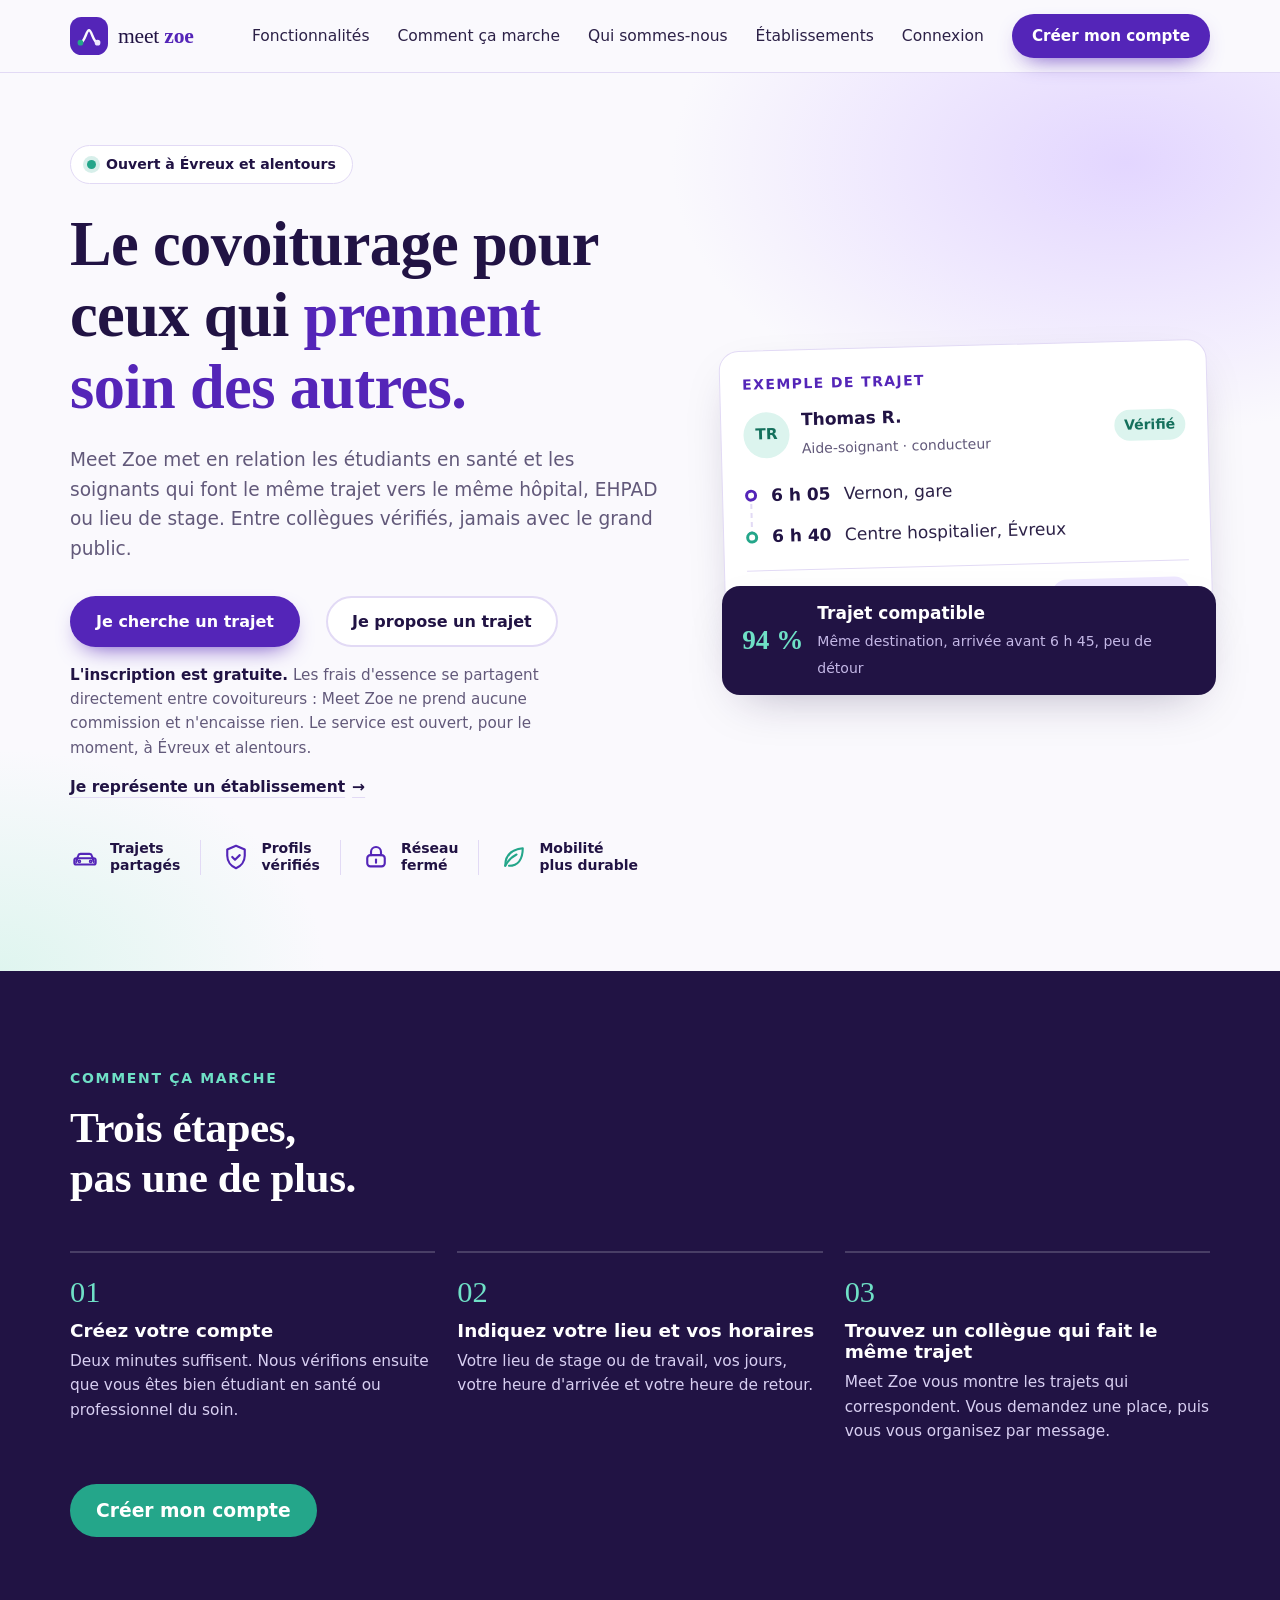
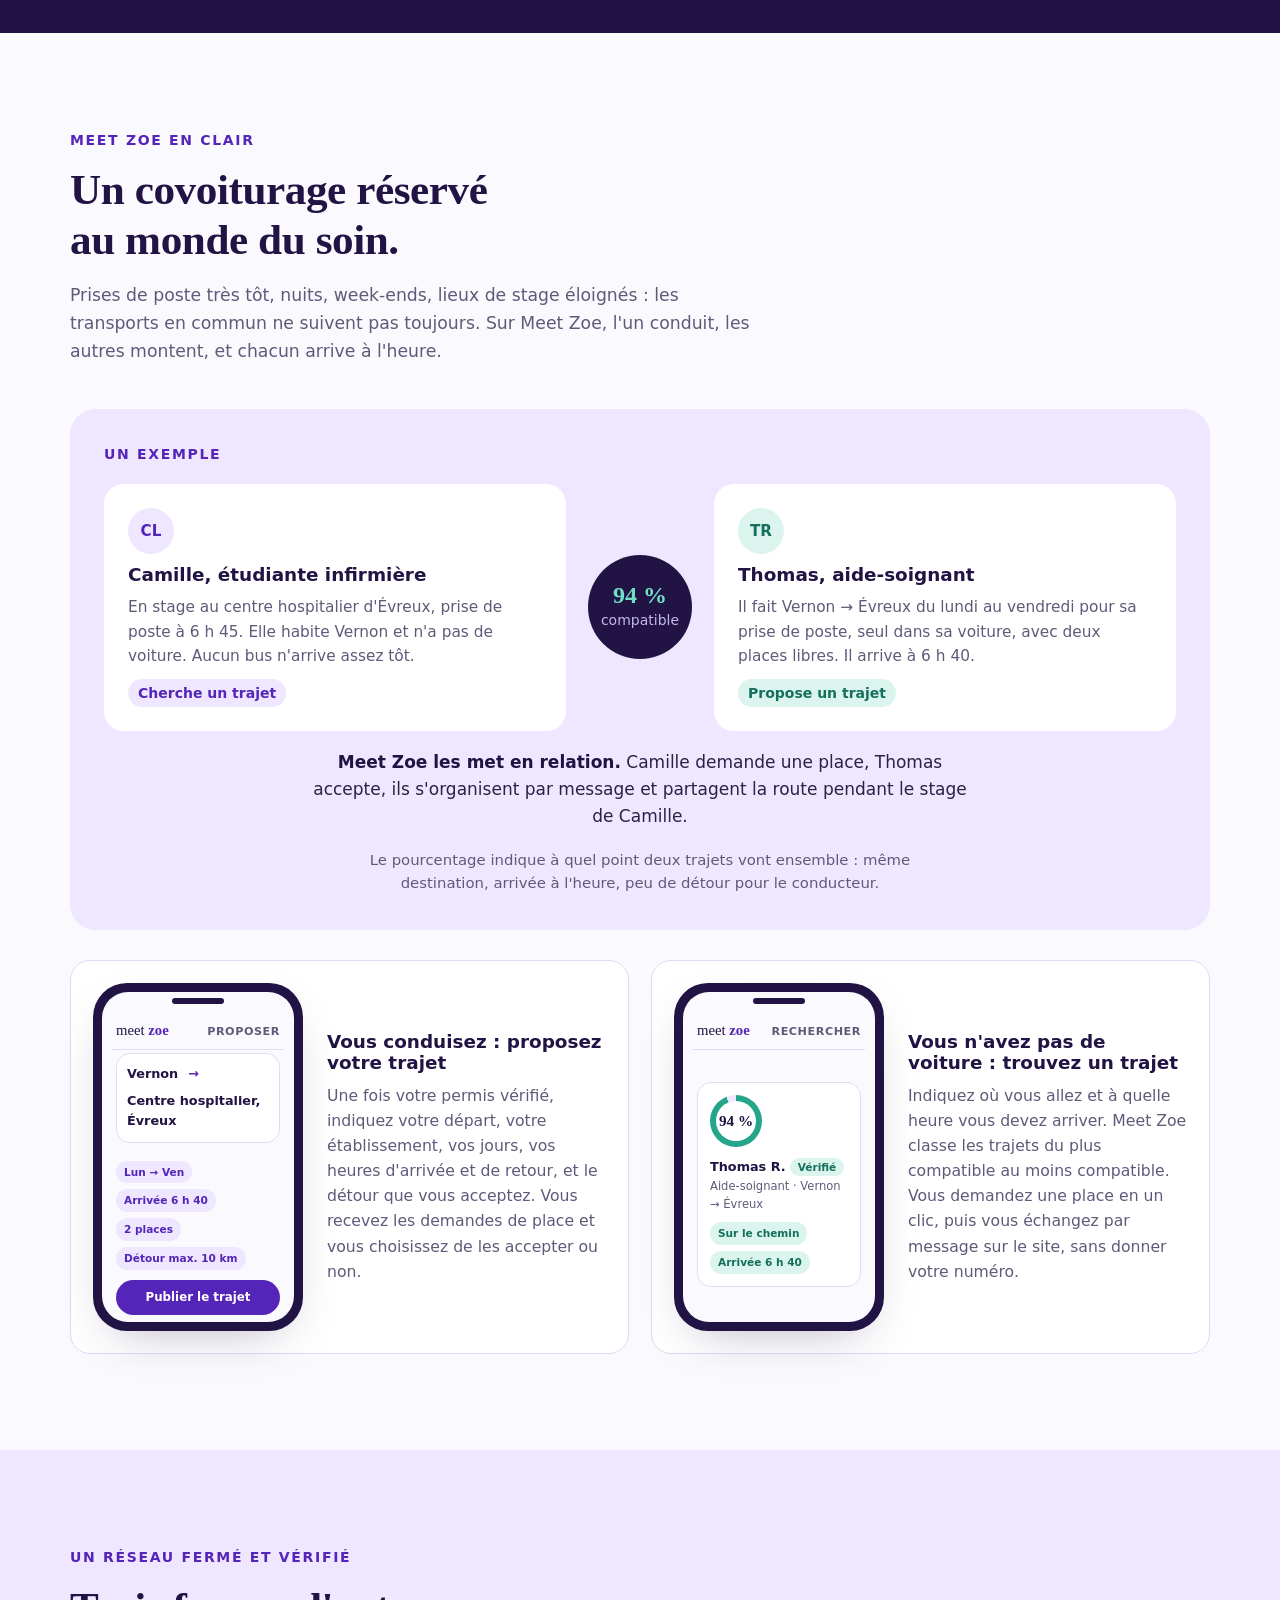
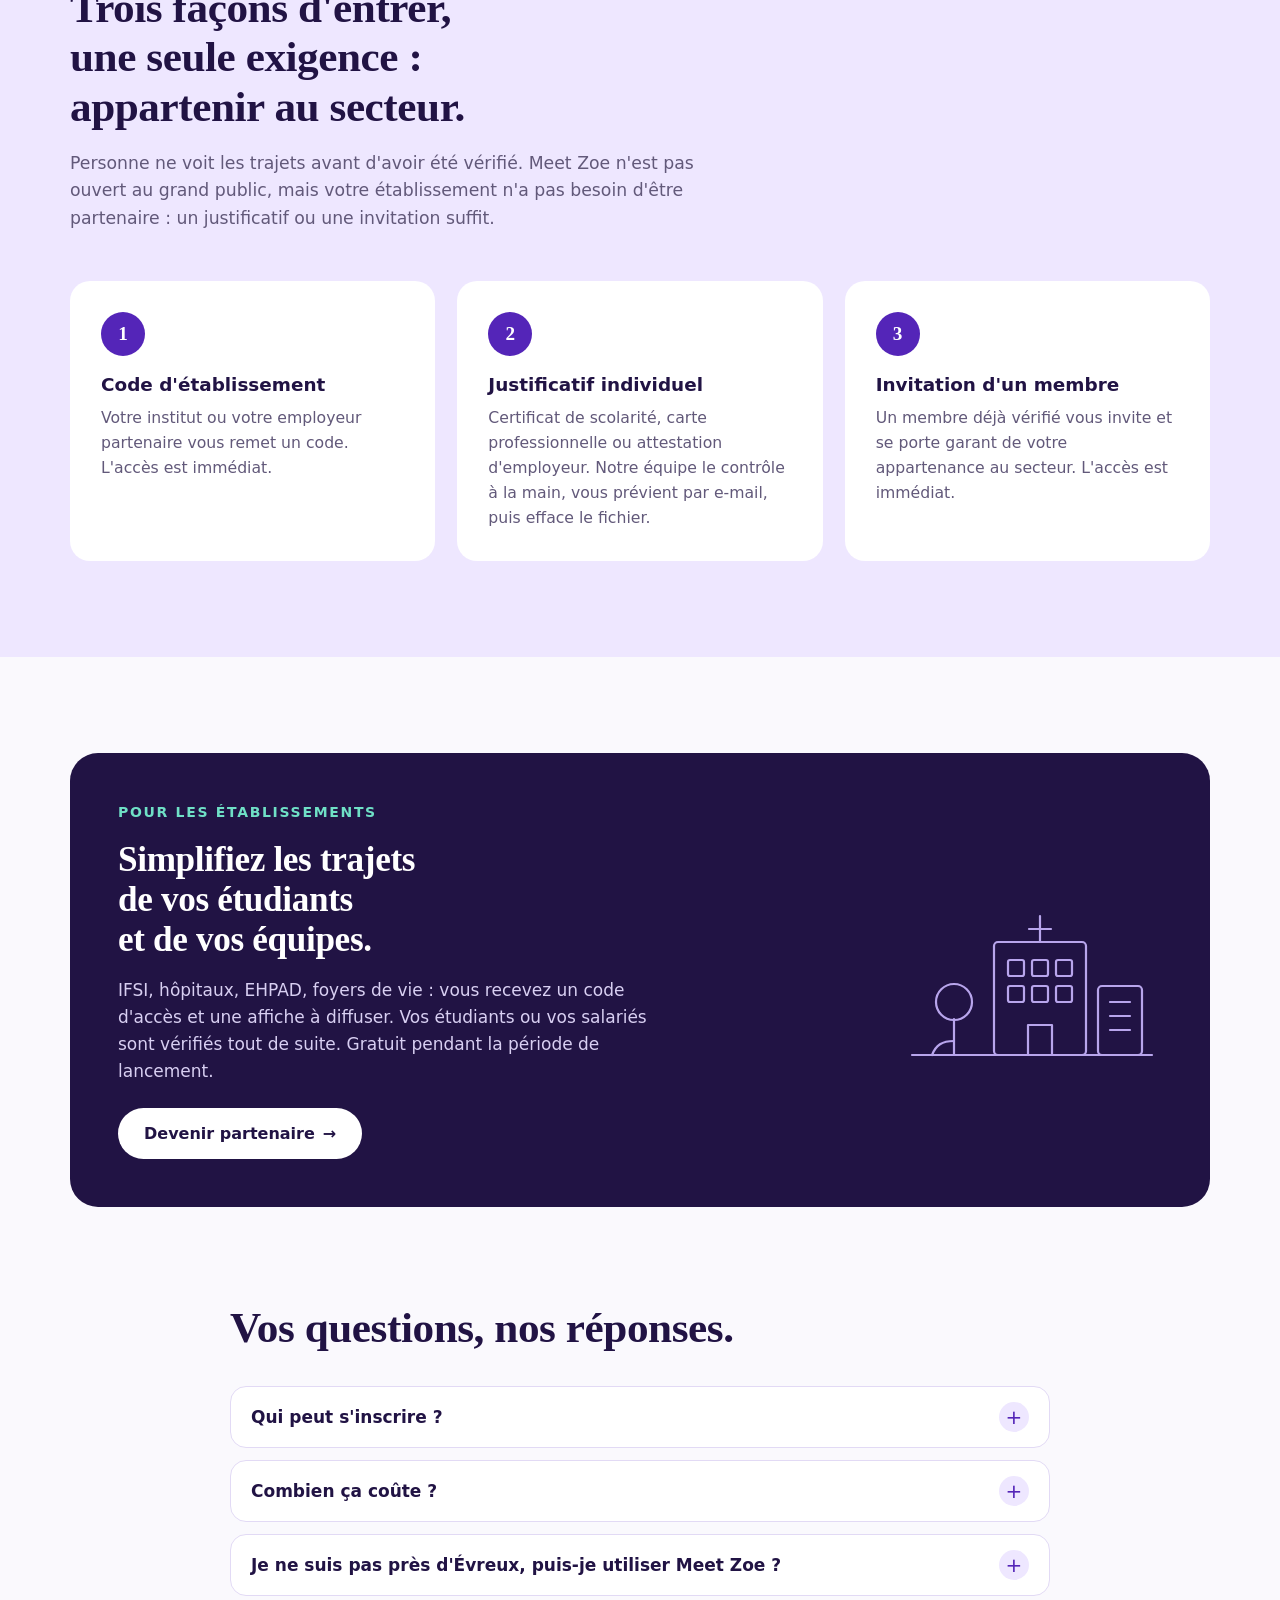
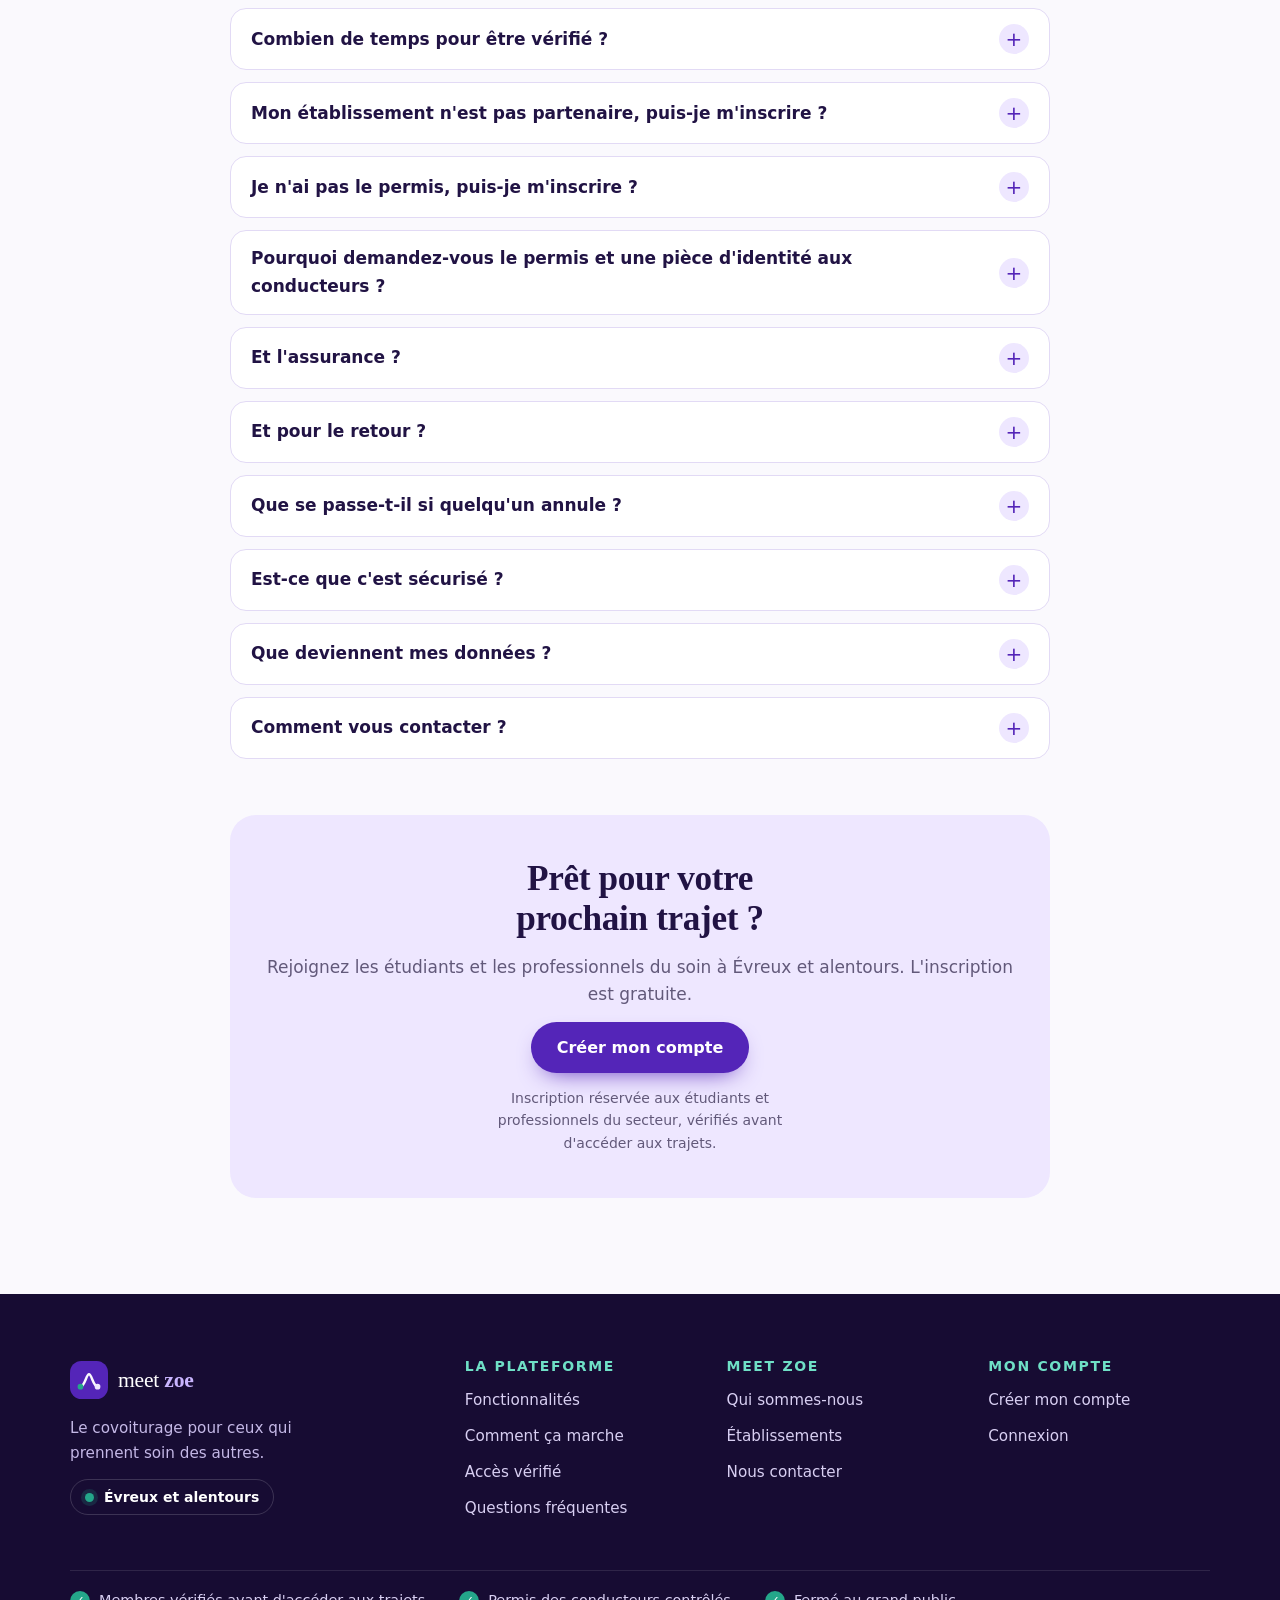
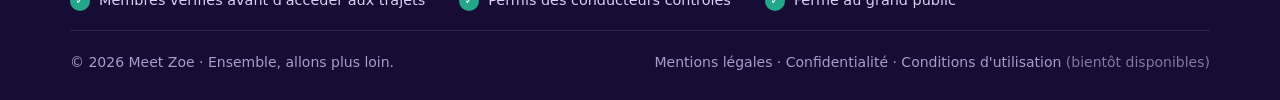
<file: index.html>
<!doctype html>
<html lang="fr">
<head>
  <meta charset="utf-8">
  <meta name="viewport" content="width=device-width, initial-scale=1">
  <meta http-equiv="Content-Security-Policy" content="default-src 'self'; script-src 'self'; style-src 'self' 'unsafe-inline' https://fonts.googleapis.com; font-src 'self' https://fonts.gstatic.com; img-src 'self' data: blob: https://*.supabase.co; connect-src 'self' https://*.supabase.co https://geo.api.gouv.fr https://data.geopf.fr; object-src 'none'; base-uri 'self'; form-action 'self'">
  <meta name="referrer" content="strict-origin-when-cross-origin">
  <title>Meet Zoe — Covoiturage entre étudiants en santé et soignants</title>
  <meta name="description" content="Trouvez ou proposez un covoiturage vers votre hôpital, votre EHPAD ou votre lieu de stage. Réservé aux étudiants en santé et aux soignants vérifiés. Inscription gratuite. Service ouvert à Évreux et alentours.">
  <meta property="og:type" content="website">
  <meta property="og:site_name" content="Meet Zoe">
  <meta property="og:locale" content="fr_FR">
  <meta property="og:title" content="Meet Zoe — Covoiturage entre étudiants en santé et soignants">
  <meta property="og:description" content="Trouvez ou proposez un covoiturage vers votre hôpital, votre EHPAD ou votre lieu de stage. Réservé aux étudiants en santé et aux soignants vérifiés. Inscription gratuite. Service ouvert à Évreux et alentours.">
  <meta property="og:url" content="https://meetzoe.fr/">
  <link rel="canonical" href="https://meetzoe.fr/">
  <meta property="og:image" content="https://meetzoe.fr/images/partage.png">
  <meta property="og:image:width" content="1200">
  <meta property="og:image:height" content="630">
  <meta property="og:image:alt" content="Meet Zoe, le covoiturage pour ceux qui prennent soin des autres">
  <meta name="twitter:card" content="summary_large_image">
  <link rel="icon" type="image/svg+xml" href="images/icone.svg">
  <link rel="apple-touch-icon" href="images/icone-180.png">
  <meta name="theme-color" content="#5425B8">
  <link rel="preconnect" href="https://fonts.googleapis.com">
  <link rel="preconnect" href="https://fonts.gstatic.com" crossorigin>
  <link href="https://fonts.googleapis.com/css2?family=Fraunces:opsz,wght@9..144,500;9..144,600&family=Plus+Jakarta+Sans:wght@400;500;600;700&display=swap" rel="stylesheet">
  <link rel="stylesheet" href="styles.css?v=16">
</head>
<body>
  <a class="skip" href="#contenu">Aller au contenu</a>

  <!-- ===== En-tête ===== -->
  <header class="header">
    <div class="wrap header__in">
      <a class="logo" href="index.html" aria-label="Meet Zoe, accueil">
        <svg class="logo__mark" viewBox="0 0 40 40" aria-hidden="true">
          <rect width="40" height="40" rx="12" fill="#5425B8"/>
          <path d="M11 27c5-1 6-13 9-13s4 12 9 13" fill="none" stroke="#FAF9FD" stroke-width="2.6" stroke-linecap="round"/>
          <circle cx="11" cy="27" r="3" fill="#24A68A"/>
          <circle cx="29" cy="27" r="3" fill="#EEE7FF"/>
        </svg>
        <span class="logo__text">meet <b>zoe</b></span>
      </a>
      <a class="header__connexion" href="connexion.html">Connexion</a>
      <a class="btn btn--primary btn--sm header__cta" href="connexion.html#inscription">Créer mon compte</a>
      <button class="burger" aria-label="Ouvrir le menu" aria-expanded="false" aria-controls="menu">
        <span></span><span></span><span></span>
      </button>
      <nav class="nav" id="menu" aria-label="Navigation principale">
        <a href="#fonctionnalites">Fonctionnalités</a>
        <a href="#etapes">Comment ça marche</a>
        <a href="a-propos.html">Qui sommes-nous</a>
        <a href="etablissements.html">Établissements</a>
        <a href="connexion.html">Connexion</a>
        <a class="btn btn--primary btn--sm" href="connexion.html#inscription">Créer mon compte</a>
      </nav>
    </div>
  </header>

  <main id="contenu">

    <!-- ===== 1. Haut de page ===== -->
    <section class="hero">
      <div class="wrap hero__in">
        <div class="hero__text">
          <p class="pill"><span class="dot"></span> Ouvert à Évreux et alentours</p>
          <h1>Le covoiturage pour ceux qui <span class="accent">prennent soin des autres.</span></h1>
          <p class="lead">Meet Zoe met en relation les étudiants en santé et les soignants qui font le même trajet vers le même hôpital, EHPAD ou lieu de stage. Entre collègues vérifiés, jamais avec le grand public.</p>
          <div class="hero__cta">
            <a class="btn btn--primary" href="connexion.html?je=passager#inscription">Je cherche un trajet</a>
            <a class="btn btn--ghost" href="connexion.html?je=conducteur#inscription">Je propose un trajet</a>
          </div>
          <p class="hero__note hero__gratuit"><span><b>L'inscription est gratuite.</b> Les frais d'essence se partagent directement entre covoitureurs : Meet Zoe ne prend aucune commission et n'encaisse rien. Le service est ouvert, pour le moment, à Évreux et alentours.</span></p>
          <p class="hero__etab"><a class="lien-fleche" href="etablissements.html">Je représente un établissement <span aria-hidden="true">→</span></a></p>
          <ul class="reperes">
            <li><svg viewBox="0 0 24 24" aria-hidden="true"><path d="M5 16l1.5-5a2 2 0 012-1.5h7a2 2 0 012 1.5L19 16"/><rect x="3.5" y="13" width="17" height="5" rx="1.5"/><circle cx="7.5" cy="15.5" r=".6"/><circle cx="16.5" cy="15.5" r=".6"/></svg><span>Trajets<br>partagés</span></li>
            <li><svg viewBox="0 0 24 24" aria-hidden="true"><path d="M12 3l7 3v5c0 4.5-3 8.300-7 10-4-1.700-7-5.500-7-10V6l7-3z"/><path d="M9 12l2.200 2.200L15 10.500"/></svg><span>Profils<br>vérifiés</span></li>
            <li><svg viewBox="0 0 24 24" aria-hidden="true"><rect x="5" y="10.500" width="14" height="9" rx="2.500"/><path d="M8 10.500V8a4 4 0 018 0v2.500"/><path d="M12 14v2.500"/></svg><span>Réseau<br>fermé</span></li>
            <li><svg viewBox="0 0 24 24" aria-hidden="true"><path d="M5 19c0-8 5-13 14-14 0 9-4 14-11 14"/><path d="M5 19c2-4 5-7 9-9"/></svg><span>Mobilité<br>plus durable</span></li>
          </ul>
        </div>

        <div class="hero__visual" aria-hidden="true">
          <div class="trip trip--float">
            <p class="trip__etiquette">Exemple de trajet</p>
            <div class="trip__head">
              <span class="avatar avatar--vert">TR</span>
              <div>
                <strong>Thomas R.</strong>
                <small>Aide-soignant · conducteur</small>
              </div>
              <span class="badge badge--ok">Vérifié</span>
            </div>
            <div class="route">
              <div class="route__line"><i></i><i></i></div>
              <div class="route__stops">
                <p><b>6&nbsp;h&nbsp;05</b> Vernon, gare</p>
                <p><b>6&nbsp;h&nbsp;40</b> Centre hospitalier, Évreux</p>
              </div>
            </div>
            <div class="trip__foot">
              <span>Du lundi au vendredi</span>
              <span class="seats">2 places libres</span>
            </div>
          </div>
          <div class="match">
            <span class="match__score">94&nbsp;%</span>
            <div>
              <strong>Trajet compatible</strong>
              <small>Même destination, arrivée avant 6&nbsp;h&nbsp;45, peu de détour</small>
            </div>
          </div>
        </div>
      </div>
    </section>

    <!-- ===== 2. Comment ça marche ===== -->
    <section class="section section--night" id="etapes">
      <div class="wrap">
        <p class="eyebrow eyebrow--light">Comment ça marche</p>
        <h2>Trois étapes, pas une de plus.</h2>
        <ol class="steps steps--3">
          <li><span>01</span><h3>Créez votre compte</h3><p>Deux minutes suffisent. Nous vérifions ensuite que vous êtes bien étudiant en santé ou professionnel du soin.</p></li>
          <li><span>02</span><h3>Indiquez votre lieu et vos horaires</h3><p>Votre lieu de stage ou de travail, vos jours, votre heure d'arrivée et votre heure de retour.</p></li>
          <li><span>03</span><h3>Trouvez un collègue qui fait le même trajet</h3><p>Meet Zoe vous montre les trajets qui correspondent. Vous demandez une place, puis vous vous organisez par message.</p></li>
        </ol>
        <p class="etapes__cta"><a class="btn btn--green" href="connexion.html#inscription">Créer mon compte</a></p>
      </div>
    </section>

    <!-- ===== 3. Meet Zoe en clair ===== -->
    <section class="section" id="concept">
      <div class="wrap">
        <p class="eyebrow">Meet Zoe en clair</p>
        <h2>Un covoiturage réservé au monde du soin.</h2>
        <p class="section__intro">Prises de poste très tôt, nuits, week-ends, lieux de stage éloignés : les transports en commun ne suivent pas toujours. Sur Meet Zoe, l'un conduit, les autres montent, et chacun arrive à l'heure.</p>

        <div class="scenario">
          <p class="scenario__label">Un exemple</p>
          <article class="scenario__carte">
            <span class="avatar">CL</span>
            <h3>Camille, étudiante infirmière</h3>
            <p>En stage au centre hospitalier d'Évreux, prise de poste à 6&nbsp;h&nbsp;45. Elle habite Vernon et n'a pas de voiture. Aucun bus n'arrive assez tôt.</p>
            <span class="tag">Cherche un trajet</span>
          </article>
          <div class="scenario__lien" aria-hidden="true"><span>94&nbsp;%</span><small>compatible</small></div>
          <article class="scenario__carte">
            <span class="avatar avatar--vert">TR</span>
            <h3>Thomas, aide-soignant</h3>
            <p>Il fait Vernon → Évreux du lundi au vendredi pour sa prise de poste, seul dans sa voiture, avec deux places libres. Il arrive à 6&nbsp;h&nbsp;40.</p>
            <span class="tag tag--ok">Propose un trajet</span>
          </article>
          <p class="scenario__fin"><b>Meet Zoe les met en relation.</b> Camille demande une place, Thomas accepte, ils s'organisent par message et partagent la route pendant le stage de Camille.</p>
          <p class="scenario__fin scenario__aide">Le pourcentage indique à quel point deux trajets vont ensemble : même destination, arrivée à l'heure, peu de détour pour le conducteur.</p>
        </div>

        <div class="fonctions" id="fonctionnalites">

          <article class="fonction">
            <div class="telephone" aria-hidden="true">
              <div class="telephone__ecran">
                <p class="telephone__barre"><span>meet <b>zoe</b></span>Proposer</p>
                <div class="mock">
                  <div class="mock__ligne"><b>Vernon</b><span>→</span><b>Centre hospitalier, Évreux</b></div>
                  <div class="result__tags">
                    <span class="tag">Lun → Ven</span><span class="tag">Arrivée 6&nbsp;h&nbsp;40</span><span class="tag">2 places</span><span class="tag">Détour max. 10 km</span>
                  </div>
                  <span class="mock__bouton">Publier le trajet</span>
                </div>
              </div>
            </div>
            <h3>Vous conduisez&nbsp;: proposez votre trajet</h3>
            <p>Une fois votre permis vérifié, indiquez votre départ, votre établissement, vos jours, vos heures d'arrivée et de retour, et le détour que vous acceptez. Vous recevez les demandes de place et vous choisissez de les accepter ou non.</p>
          </article>

          <article class="fonction">
            <div class="telephone" aria-hidden="true">
              <div class="telephone__ecran">
                <p class="telephone__barre"><span>meet <b>zoe</b></span>Rechercher</p>
                <div class="mock">
                  <div class="mock__resultat">
                    <div class="result__score" style="--p:94">94&nbsp;%</div>
                    <div>
                      <strong>Thomas R.</strong> <span class="badge badge--ok">Vérifié</span>
                      <small>Aide-soignant · Vernon → Évreux</small>
                      <div class="result__tags"><span class="tag tag--ok">Sur le chemin</span><span class="tag tag--ok">Arrivée 6&nbsp;h&nbsp;40</span></div>
                    </div>
                  </div>
                </div>
              </div>
            </div>
            <h3>Vous n'avez pas de voiture&nbsp;: trouvez un trajet</h3>
            <p>Indiquez où vous allez et à quelle heure vous devez arriver. Meet Zoe classe les trajets du plus compatible au moins compatible. Vous demandez une place en un clic, puis vous échangez par message sur le site, sans donner votre numéro.</p>
          </article>

        </div>
      </div>
    </section>

    <!-- ===== 4. Accès vérifié ===== -->
    <section class="section section--lav" id="acces">
      <div class="wrap">
        <p class="eyebrow">Un réseau fermé et vérifié</p>
        <h2>Trois façons d'entrer, une seule exigence&nbsp;: appartenir au secteur.</h2>
        <p class="section__intro">Personne ne voit les trajets avant d'avoir été vérifié. Meet Zoe n'est pas ouvert au grand public, mais votre établissement n'a pas besoin d'être partenaire : un justificatif ou une invitation suffit.</p>
        <div class="grid3">
          <article class="card card--num">
            <span class="num">1</span>
            <h3>Code d'établissement</h3>
            <p>Votre institut ou votre employeur partenaire vous remet un code. L'accès est immédiat.</p>
          </article>
          <article class="card card--num">
            <span class="num">2</span>
            <h3>Justificatif individuel</h3>
            <p>Certificat de scolarité, carte professionnelle ou attestation d'employeur. Notre équipe le contrôle à la main, vous prévient par e-mail, puis efface le fichier.</p>
          </article>
          <article class="card card--num">
            <span class="num">3</span>
            <h3>Invitation d'un membre</h3>
            <p>Un membre déjà vérifié vous invite et se porte garant de votre appartenance au secteur. L'accès est immédiat.</p>
          </article>
        </div>
      </div>
    </section>

    <!-- ===== 5. Pour les établissements ===== -->
    <section class="section section--bandeau">
      <div class="wrap">
        <div class="bandeau">
          <div>
            <p class="eyebrow eyebrow--light">Pour les établissements</p>
            <h2>Simplifiez les trajets de vos étudiants et de vos équipes.</h2>
            <p>IFSI, hôpitaux, EHPAD, foyers de vie : vous recevez un code d'accès et une affiche à diffuser. Vos étudiants ou vos salariés sont vérifiés tout de suite. Gratuit pendant la période de lancement.</p>
            <a class="btn btn--clair" href="etablissements.html">Devenir partenaire <span aria-hidden="true">→</span></a>
          </div>
          <svg class="bandeau__dessin" viewBox="0 0 260 180" aria-hidden="true">
            <path d="M10 165h240"/>
            <rect x="92" y="52" width="92" height="113" rx="4"/>
            <path d="M138 26v26M127 39h22"/>
            <rect x="106" y="70" width="16" height="16" rx="2"/><rect x="130" y="70" width="16" height="16" rx="2"/><rect x="154" y="70" width="16" height="16" rx="2"/>
            <rect x="106" y="96" width="16" height="16" rx="2"/><rect x="130" y="96" width="16" height="16" rx="2"/><rect x="154" y="96" width="16" height="16" rx="2"/>
            <path d="M126 165v-30h24v30"/>
            <rect x="196" y="96" width="44" height="69" rx="4"/><path d="M208 112h20M208 126h20M208 140h20"/>
            <path d="M52 165v-36"/><circle cx="52" cy="112" r="18"/><path d="M30 165c4-10 10-14 22-14"/>
          </svg>
        </div>
      </div>
    </section>

    <!-- ===== 6. Questions fréquentes et appel à l'action ===== -->
    <section class="section" id="faq">
      <div class="wrap faq">
        <h2>Vos questions, nos réponses.</h2>
        <div class="faq__liste">
          <details>
            <summary>Qui peut s'inscrire&nbsp;?</summary>
            <p>Les étudiants en soins infirmiers, les élèves aides-soignants, les étudiants des autres formations sanitaires et médico-sociales, ainsi que les professionnels du secteur : soignants diplômés, agents de soins, ASH et personnels éducatifs. Meet Zoe n'est pas ouvert au grand public.</p>
          </details>
          <details>
            <summary>Combien ça coûte&nbsp;?</summary>
            <p>Rien : l'inscription et l'utilisation de Meet Zoe sont gratuites, pour les étudiants comme pour les professionnels. Les frais d'essence se partagent directement entre le conducteur et ses passagers, comme vous le décidez entre vous. Il n'y a aucun paiement sur le site : Meet Zoe ne prend aucune commission et n'encaisse rien. Si cela devait évoluer, vous seriez prévenu à l'avance.</p>
          </details>
          <details>
            <summary>Je ne suis pas près d'Évreux, puis-je utiliser Meet Zoe&nbsp;?</summary>
            <p>Pas encore. Le service démarre à Évreux et alentours, et il n'est pas ouvert ailleurs pour le moment. Si vous aimeriez l'utiliser près de chez vous, écrivez-nous par la page <a href="contact.html">Nous contacter</a>.</p>
          </details>
          <details>
            <summary>Combien de temps pour être vérifié&nbsp;?</summary>
            <p>C'est immédiat avec un code d'établissement ou l'invitation d'un membre. Avec un justificatif, le contrôle est fait à la main par notre équipe : vous êtes prévenu par e-mail dès que c'est fait. Les trois façons d'être vérifié sont décrites dans la partie <a href="#acces">Accès vérifié</a>.</p>
          </details>
          <details>
            <summary>Mon établissement n'est pas partenaire, puis-je m'inscrire&nbsp;?</summary>
            <p>Oui. Vous n'avez pas besoin que votre école ou votre employeur soit partenaire de Meet Zoe : un justificatif ou l'invitation d'un collègue déjà membre suffit.</p>
          </details>
          <details>
            <summary>Je n'ai pas le permis, puis-je m'inscrire&nbsp;?</summary>
            <p>Oui. Vous pouvez utiliser Meet Zoe uniquement comme passager : vous cherchez un trajet et vous demandez une place.</p>
          </details>
          <details>
            <summary>Pourquoi demandez-vous le permis et une pièce d'identité aux conducteurs&nbsp;?</summary>
            <p>Pour que les passagers sachent avec qui ils montent. Notre équipe contrôle les deux documents, puis les fichiers sont effacés : nous ne gardons que la décision, c'est-à-dire « conducteur vérifié » ou non.</p>
          </details>
          <details>
            <summary>Et l'assurance&nbsp;?</summary>
            <p>En France, l'assurance obligatoire du véhicule (la « responsabilité civile ») couvre les passagers transportés. Le conducteur doit seulement partager les frais, sans faire de bénéfice. En cas de doute, il peut vérifier son contrat auprès de son assureur. Meet Zoe n'est pas un assureur.</p>
          </details>
          <details>
            <summary>Et pour le retour&nbsp;?</summary>
            <p>Le conducteur indique aussi son heure de retour. Quand vous cherchez un trajet, Meet Zoe tient compte de l'aller et du retour.</p>
          </details>
          <details>
            <summary>Que se passe-t-il si quelqu'un annule&nbsp;?</summary>
            <p>Le conducteur comme le passager peuvent annuler depuis leur espace. L'autre personne est prévenue par une alerte sur le site et par un e-mail. Si vous devez annuler, faites-le le plus tôt possible, pour laisser à l'autre le temps de s'organiser.</p>
          </details>
          <details>
            <summary>Est-ce que c'est sécurisé&nbsp;?</summary>
            <p>Personne ne voit les trajets avant d'avoir été vérifié. Les autres membres ne voient que votre prénom, l'initiale de votre nom, votre statut et votre établissement : jamais votre e-mail ni votre téléphone. Avant de réserver, vous consultez la fiche du conducteur et les avis de ses passagers. Vous pouvez signaler un membre à notre équipe, et un compte peut être suspendu à tout moment.</p>
          </details>
          <details>
            <summary>Que deviennent mes données&nbsp;?</summary>
            <p>Elles servent uniquement à faire fonctionner le service et ne sont pas revendues. Vos justificatifs, permis et pièce d'identité compris, sont effacés après vérification, et vous pouvez supprimer votre compte à tout moment depuis votre profil.</p>
          </details>
          <details>
            <summary>Comment vous contacter&nbsp;?</summary>
            <p>Par la page <a href="contact.html">Nous contacter</a>. Les e-mails automatiques de Meet Zoe ne reçoivent pas de réponse : passez toujours par cette page, nous vous répondons par e-mail.</p>
          </details>
        </div>

        <div class="cta-final">
          <h2>Prêt pour votre prochain trajet&nbsp;?</h2>
          <p>Rejoignez les étudiants et les professionnels du soin à Évreux et alentours. L'inscription est gratuite.</p>
          <a class="btn btn--primary" href="connexion.html#inscription">Créer mon compte</a>
          <small>Inscription réservée aux étudiants et professionnels du secteur, vérifiés avant d'accéder aux trajets.</small>
        </div>
      </div>
    </section>
  </main>

  <footer class="footer">
    <div class="wrap footer__haut">
      <div class="footer__marque">
        <a class="logo" href="index.html" aria-label="Meet Zoe, accueil">
          <svg class="logo__mark" viewBox="0 0 40 40" aria-hidden="true">
            <rect width="40" height="40" rx="12" fill="#5425B8"/>
            <path d="M11 27c5-1 6-13 9-13s4 12 9 13" fill="none" stroke="#FAF9FD" stroke-width="2.6" stroke-linecap="round"/>
            <circle cx="11" cy="27" r="3" fill="#24A68A"/>
            <circle cx="29" cy="27" r="3" fill="#EEE7FF"/>
          </svg>
          <span class="logo__text logo__text--light">meet <b>zoe</b></span>
        </a>
        <p>Le covoiturage pour ceux qui prennent soin des autres.</p>
        <p class="footer__lieu"><span class="dot"></span> Évreux et alentours</p>
      </div>

      <nav class="footer__col" aria-label="La plateforme">
        <h2>La plateforme</h2>
        <a href="index.html#fonctionnalites">Fonctionnalités</a>
        <a href="index.html#etapes">Comment ça marche</a>
        <a href="index.html#acces">Accès vérifié</a>
        <a href="index.html#faq">Questions fréquentes</a>
      </nav>

      <nav class="footer__col" aria-label="Meet Zoe">
        <h2>Meet Zoe</h2>
        <a href="a-propos.html">Qui sommes-nous</a>
        <a href="etablissements.html">Établissements</a>
        <a href="contact.html">Nous contacter</a>
      </nav>

      <nav class="footer__col" aria-label="Mon compte">
        <h2>Mon compte</h2>
        <a href="connexion.html#inscription">Créer mon compte</a>
        <a href="connexion.html">Connexion</a>
      </nav>
    </div>

    <div class="wrap footer__confiance">
      <span>Membres vérifiés avant d'accéder aux trajets</span>
      <span>Permis des conducteurs contrôlés</span>
      <span>Fermé au grand public</span>
    </div>

    <div class="wrap footer__bas">
      <p>© <span id="annee"></span> Meet Zoe · Ensemble, allons plus loin.</p>
      <p>Mentions légales · Confidentialité · Conditions d'utilisation <em>(bientôt disponibles)</em></p>
    </div>
  </footer>

  <script src="app.js?v=16"></script>
</body>
</html>
</file>
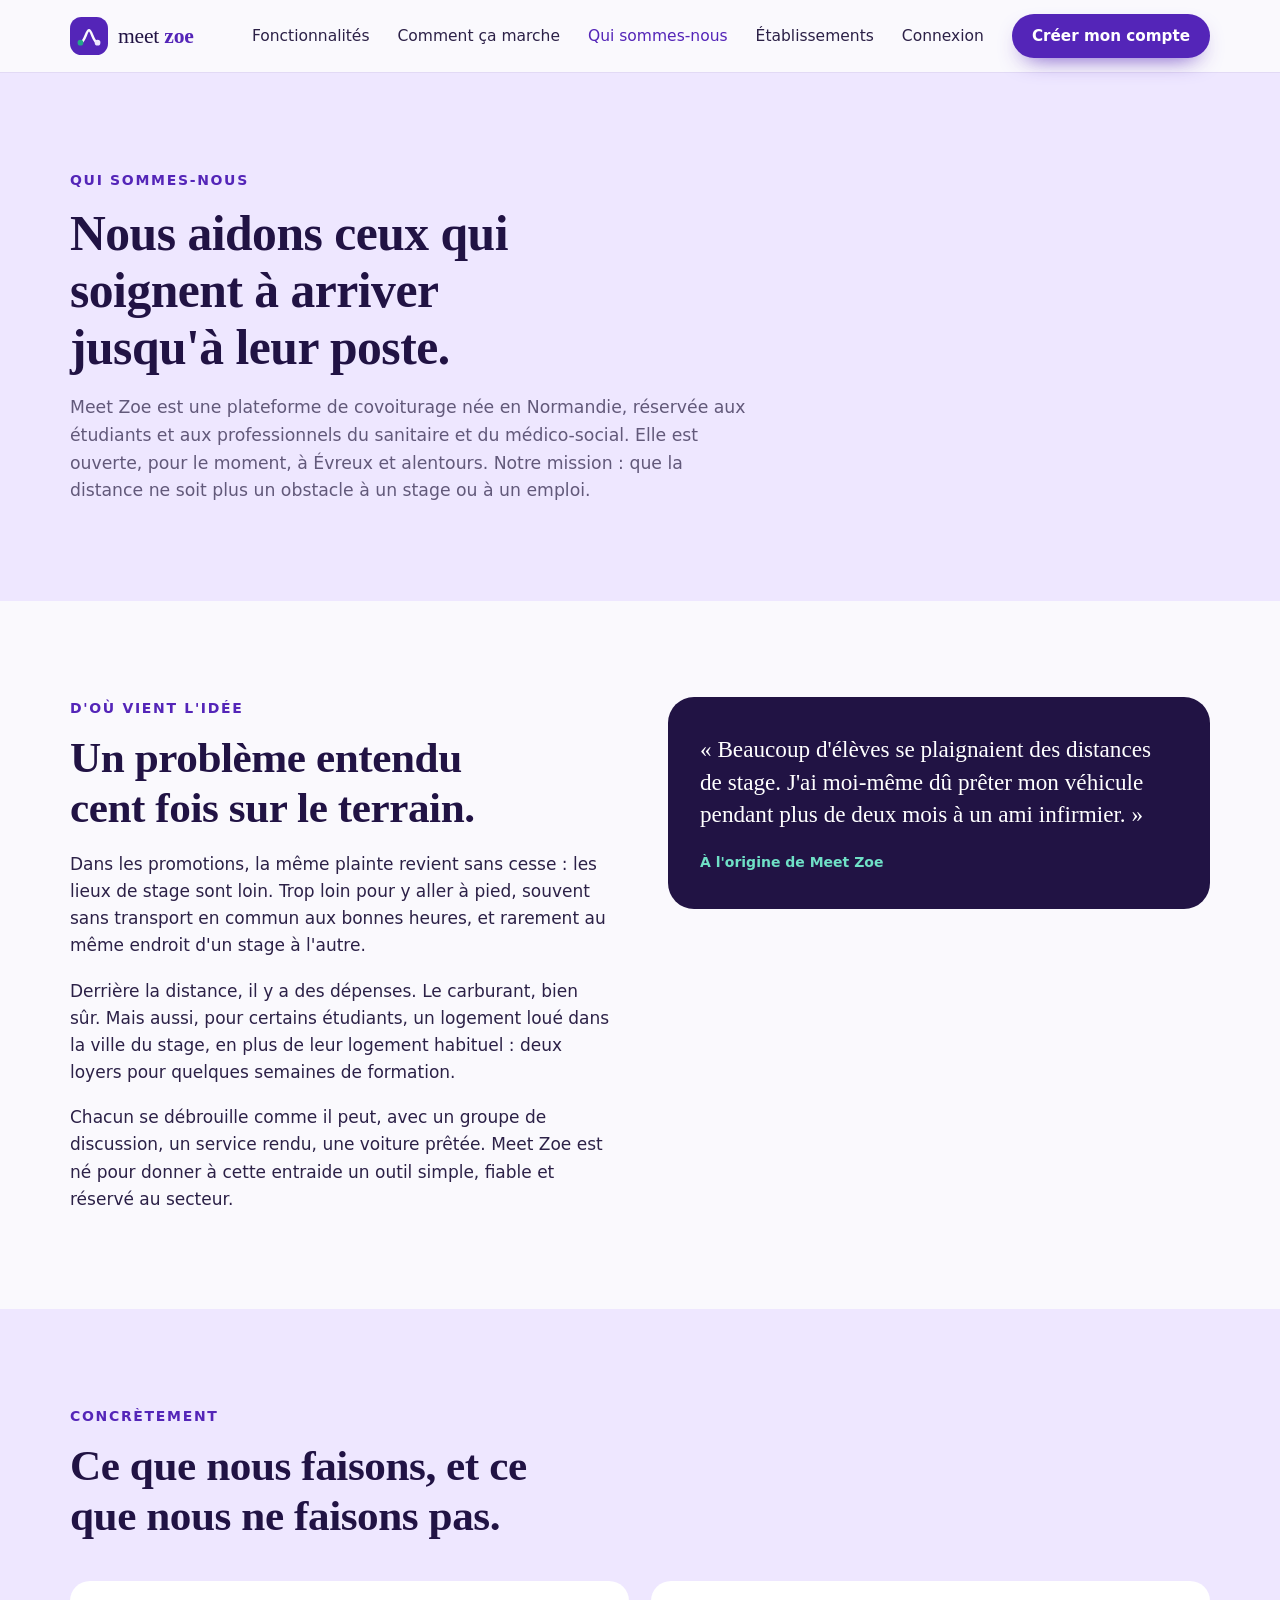
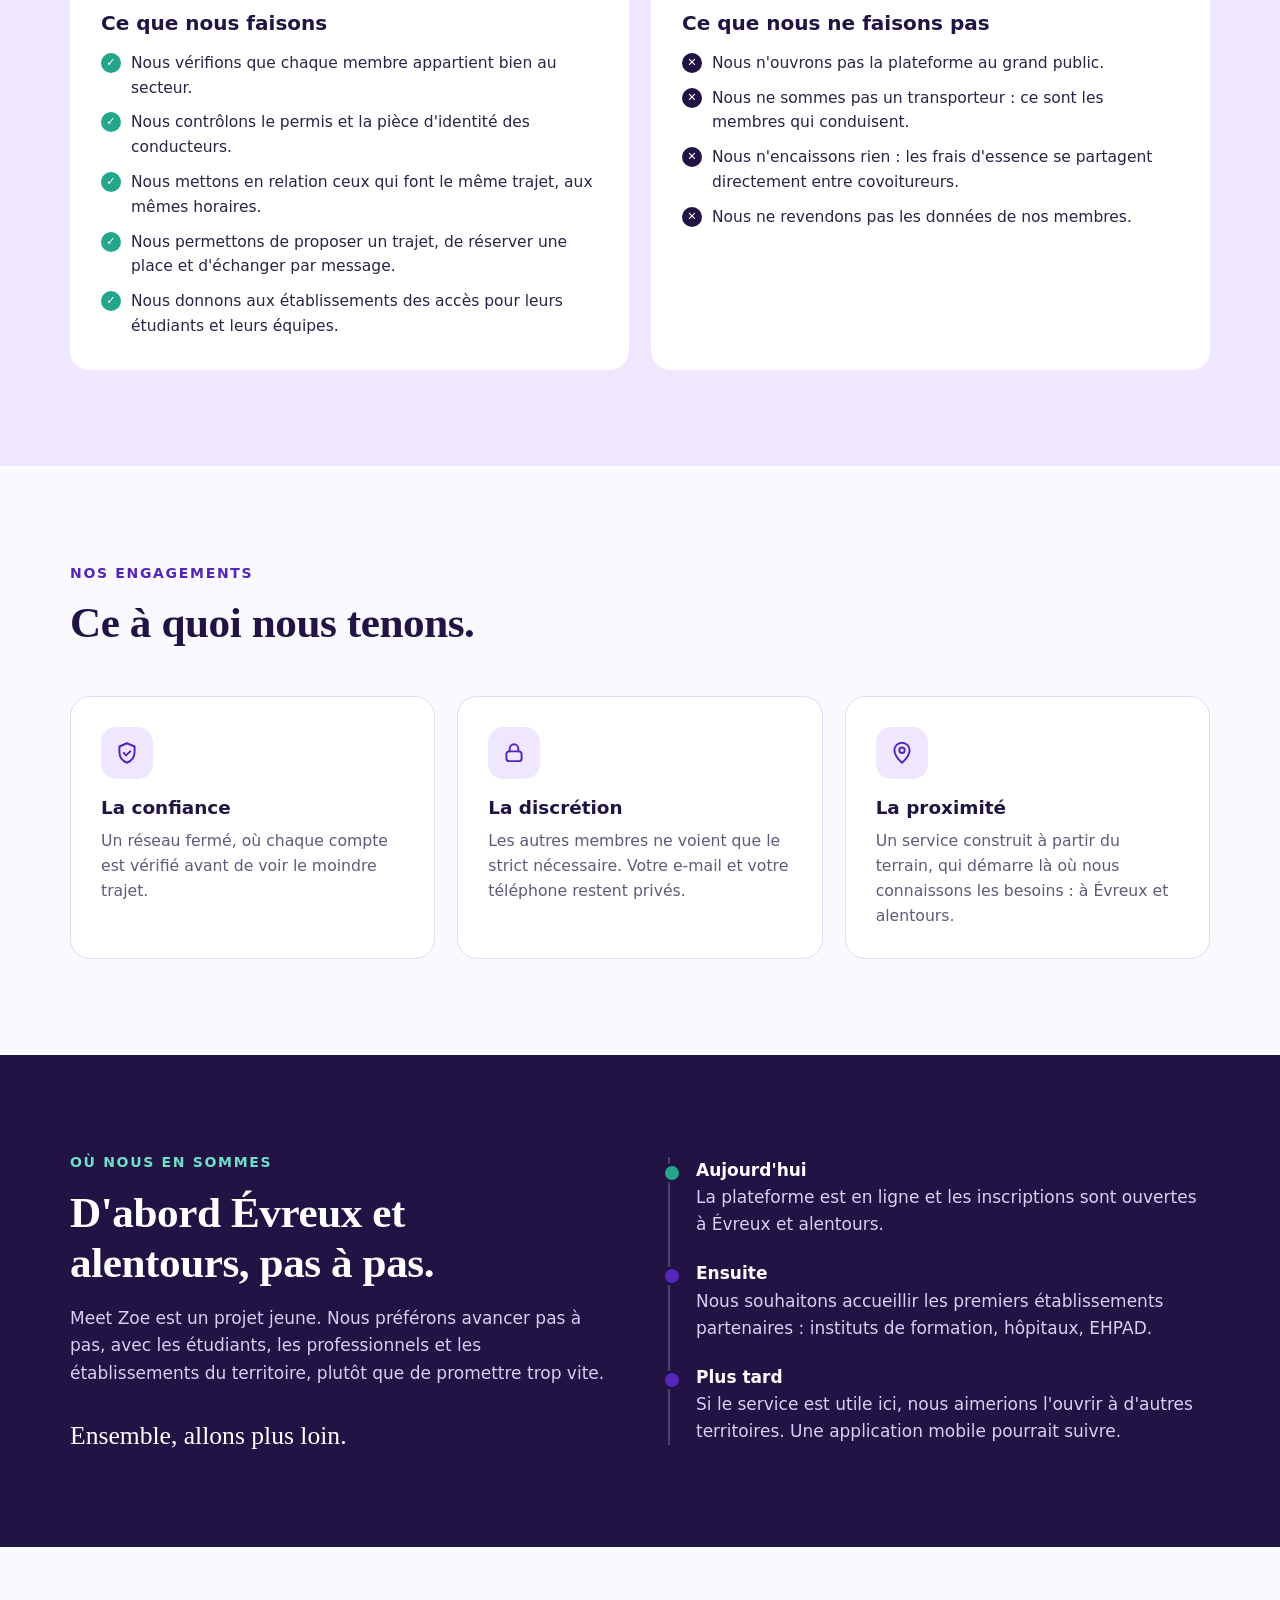
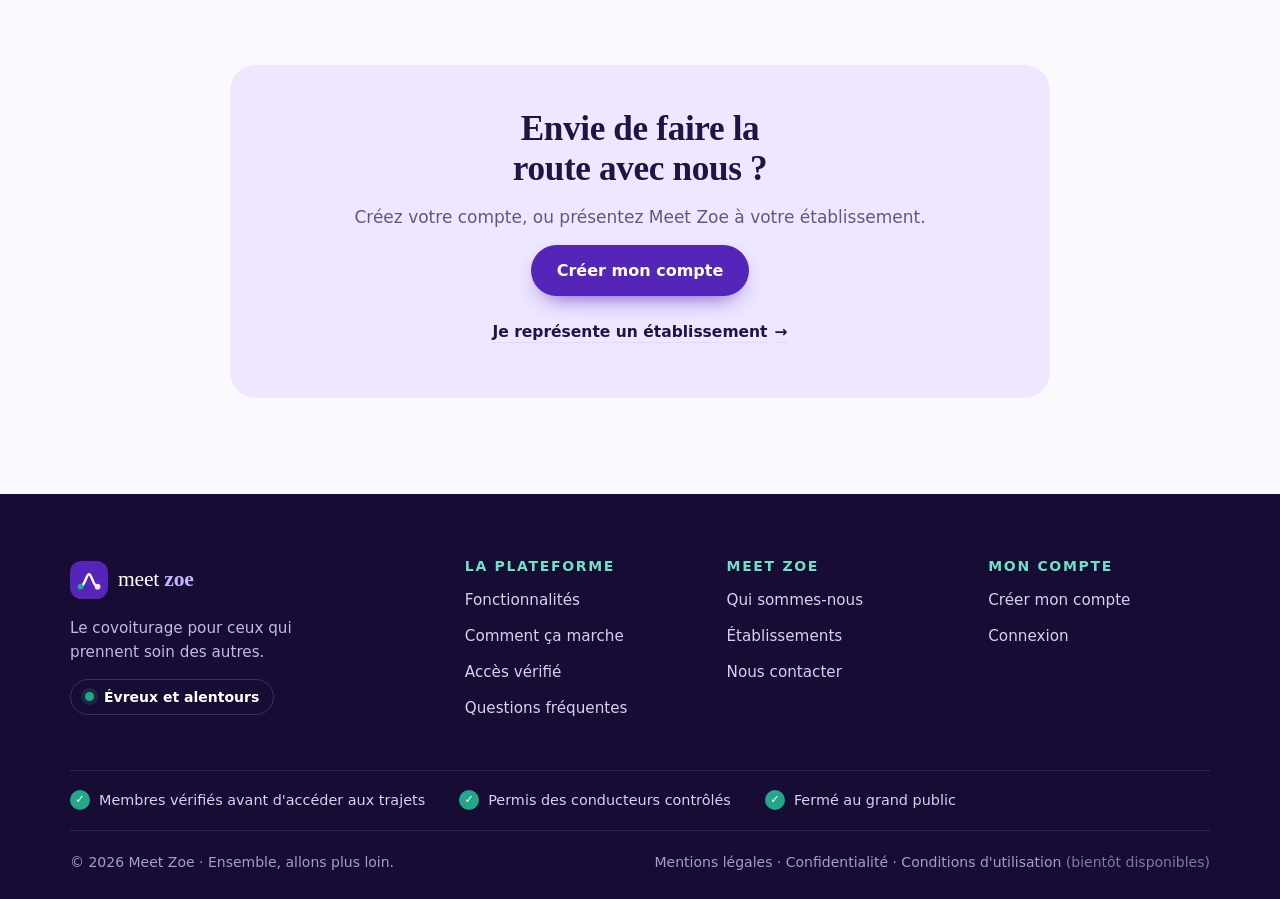
<file: a-propos.html>
<!doctype html>
<html lang="fr">
<head>
  <meta charset="utf-8">
  <meta name="viewport" content="width=device-width, initial-scale=1">
  <meta http-equiv="Content-Security-Policy" content="default-src 'self'; script-src 'self'; style-src 'self' 'unsafe-inline' https://fonts.googleapis.com; font-src 'self' https://fonts.gstatic.com; img-src 'self' data: blob: https://*.supabase.co; connect-src 'self' https://*.supabase.co https://geo.api.gouv.fr https://data.geopf.fr; object-src 'none'; base-uri 'self'; form-action 'self'">
  <meta name="referrer" content="strict-origin-when-cross-origin">
  <title>Qui sommes-nous — Meet Zoe</title>
  <meta name="description" content="Meet Zoe est né d'un constat de terrain : des lieux de stage trop éloignés et des frais qui s'accumulent. Découvrez notre mission, ce que nous faisons et nos engagements.">
  <meta property="og:type" content="website">
  <meta property="og:site_name" content="Meet Zoe">
  <meta property="og:locale" content="fr_FR">
  <meta property="og:title" content="Qui sommes-nous — Meet Zoe">
  <meta property="og:description" content="Meet Zoe est né d'un constat de terrain : des lieux de stage trop éloignés et des frais qui s'accumulent. Notre mission et nos engagements.">
  <meta property="og:url" content="https://meetzoe.fr/a-propos.html">
  <link rel="canonical" href="https://meetzoe.fr/a-propos.html">
  <meta property="og:image" content="https://meetzoe.fr/images/partage.png">
  <meta property="og:image:width" content="1200">
  <meta property="og:image:height" content="630">
  <meta property="og:image:alt" content="Meet Zoe, le covoiturage pour ceux qui prennent soin des autres">
  <meta name="twitter:card" content="summary_large_image">
  <link rel="icon" type="image/svg+xml" href="images/icone.svg">
  <link rel="apple-touch-icon" href="images/icone-180.png">
  <meta name="theme-color" content="#5425B8">
  <link rel="preconnect" href="https://fonts.googleapis.com">
  <link rel="preconnect" href="https://fonts.gstatic.com" crossorigin>
  <link href="https://fonts.googleapis.com/css2?family=Fraunces:opsz,wght@9..144,500;9..144,600&family=Plus+Jakarta+Sans:wght@400;500;600;700&display=swap" rel="stylesheet">
  <link rel="stylesheet" href="styles.css?v=16">
</head>
<body>
  <a class="skip" href="#contenu">Aller au contenu</a>

  <!-- ===== En-tête ===== -->
  <header class="header">
    <div class="wrap header__in">
      <a class="logo" href="index.html" aria-label="Meet Zoe, accueil">
        <svg class="logo__mark" viewBox="0 0 40 40" aria-hidden="true">
          <rect width="40" height="40" rx="12" fill="#5425B8"/>
          <path d="M11 27c5-1 6-13 9-13s4 12 9 13" fill="none" stroke="#FAF9FD" stroke-width="2.6" stroke-linecap="round"/>
          <circle cx="11" cy="27" r="3" fill="#24A68A"/>
          <circle cx="29" cy="27" r="3" fill="#EEE7FF"/>
        </svg>
        <span class="logo__text">meet <b>zoe</b></span>
      </a>
      <a class="header__connexion" href="connexion.html">Connexion</a>
      <a class="btn btn--primary btn--sm header__cta" href="connexion.html#inscription">Créer mon compte</a>
      <button class="burger" aria-label="Ouvrir le menu" aria-expanded="false" aria-controls="menu">
        <span></span><span></span><span></span>
      </button>
      <nav class="nav" id="menu" aria-label="Navigation principale">
        <a href="index.html#fonctionnalites">Fonctionnalités</a>
        <a href="index.html#etapes">Comment ça marche</a>
        <a href="a-propos.html" aria-current="page">Qui sommes-nous</a>
        <a href="etablissements.html">Établissements</a>
        <a href="connexion.html">Connexion</a>
        <a class="btn btn--primary btn--sm" href="connexion.html#inscription">Créer mon compte</a>
      </nav>
    </div>
  </header>

  <main id="contenu">

    <!-- ===== Mission ===== -->
    <section class="section section--lav section--tete">
      <div class="wrap">
        <p class="eyebrow">Qui sommes-nous</p>
        <h1>Nous aidons ceux qui soignent à arriver jusqu'à leur poste.</h1>
        <p class="section__intro">Meet Zoe est une plateforme de covoiturage née en Normandie, réservée aux étudiants et aux professionnels du sanitaire et du médico-social. Elle est ouverte, pour le moment, à Évreux et alentours. Notre mission : que la distance ne soit plus un obstacle à un stage ou à un emploi.</p>
      </div>
    </section>

    <!-- ===== D'où vient l'idée ===== -->
    <section class="section">
      <div class="wrap split split--top">
        <div>
          <p class="eyebrow">D'où vient l'idée</p>
          <h2>Un problème entendu cent fois sur le terrain.</h2>
          <p>Dans les promotions, la même plainte revient sans cesse : les lieux de stage sont loin. Trop loin pour y aller à pied, souvent sans transport en commun aux bonnes heures, et rarement au même endroit d'un stage à l'autre.</p>
          <p>Derrière la distance, il y a des dépenses. Le carburant, bien sûr. Mais aussi, pour certains étudiants, un logement loué dans la ville du stage, en plus de leur logement habituel : deux loyers pour quelques semaines de formation.</p>
          <p>Chacun se débrouille comme il peut, avec un groupe de discussion, un service rendu, une voiture prêtée. Meet Zoe est né pour donner à cette entraide un outil simple, fiable et réservé au secteur.</p>
        </div>
        <figure class="temoignage">
          <blockquote>« Beaucoup d'élèves se plaignaient des distances de stage. J'ai moi-même dû prêter mon véhicule pendant plus de deux mois à un ami infirmier. »</blockquote>          <figcaption>À l'origine de Meet Zoe</figcaption>
        </figure>
      </div>
    </section>

    <!-- ===== Ce que nous faisons ===== -->
    <section class="section section--lav">
      <div class="wrap">
        <p class="eyebrow">Concrètement</p>
        <h2>Ce que nous faisons, et ce que nous ne faisons pas.</h2>
        <div class="deux-listes">
          <div class="card">
            <h3>Ce que nous faisons</h3>
            <ul class="coches">
              <li>Nous vérifions que chaque membre appartient bien au secteur.</li>
              <li>Nous contrôlons le permis et la pièce d'identité des conducteurs.</li>
              <li>Nous mettons en relation ceux qui font le même trajet, aux mêmes horaires.</li>
              <li>Nous permettons de proposer un trajet, de réserver une place et d'échanger par message.</li>
              <li>Nous donnons aux établissements des accès pour leurs étudiants et leurs équipes.</li>
            </ul>
          </div>
          <div class="card">
            <h3>Ce que nous ne faisons pas</h3>
            <ul class="coches coches--non">
              <li>Nous n'ouvrons pas la plateforme au grand public.</li>
              <li>Nous ne sommes pas un transporteur : ce sont les membres qui conduisent.</li>
              <li>Nous n'encaissons rien : les frais d'essence se partagent directement entre covoitureurs.</li>
              <li>Nous ne revendons pas les données de nos membres.</li>
            </ul>
          </div>
        </div>
      </div>
    </section>

    <!-- ===== Engagements ===== -->
    <section class="section">
      <div class="wrap">
        <p class="eyebrow">Nos engagements</p>
        <h2>Ce à quoi nous tenons.</h2>
        <div class="grid3">
          <article class="card">
            <span class="card__icon"><svg viewBox="0 0 24 24" aria-hidden="true"><path d="M12 3l7 3v5c0 4.500-3 8.300-7 10-4-1.700-7-5.500-7-10V6l7-3z"/><path d="M9 12l2.200 2.200L15 10.500"/></svg></span>
            <h3>La confiance</h3>
            <p>Un réseau fermé, où chaque compte est vérifié avant de voir le moindre trajet.</p>
          </article>
          <article class="card">
            <span class="card__icon"><svg viewBox="0 0 24 24" aria-hidden="true"><rect x="5" y="10.500" width="14" height="9" rx="2.500"/><path d="M8 10.500V8a4 4 0 018 0v2.500"/></svg></span>
            <h3>La discrétion</h3>
            <p>Les autres membres ne voient que le strict nécessaire. Votre e-mail et votre téléphone restent privés.</p>
          </article>
          <article class="card">
            <span class="card__icon"><svg viewBox="0 0 24 24" aria-hidden="true"><path d="M12 21s7-6.200 7-11.500A7 7 0 005 9.500C5 14.800 12 21 12 21z"/><circle cx="12" cy="9.500" r="2.500"/></svg></span>
            <h3>La proximité</h3>
            <p>Un service construit à partir du terrain, qui démarre là où nous connaissons les besoins : à Évreux et alentours.</p>
          </article>
        </div>
      </div>
    </section>

    <!-- ===== Où nous en sommes ===== -->
    <section class="section section--night">
      <div class="wrap split">
        <div>
          <p class="eyebrow eyebrow--light">Où nous en sommes</p>
          <h2>D'abord Évreux et alentours, pas à pas.</h2>
          <p>Meet Zoe est un projet jeune. Nous préférons avancer pas à pas, avec les étudiants, les professionnels et les établissements du territoire, plutôt que de promettre trop vite.</p>
          <p class="signature">Ensemble, allons plus loin.</p>
        </div>
        <ol class="timeline timeline--clair">
          <li><b>Aujourd'hui</b> La plateforme est en ligne et les inscriptions sont ouvertes à Évreux et alentours.</li>
          <li><b>Ensuite</b> Nous souhaitons accueillir les premiers établissements partenaires : instituts de formation, hôpitaux, EHPAD.</li>
          <li><b>Plus tard</b> Si le service est utile ici, nous aimerions l'ouvrir à d'autres territoires. Une application mobile pourrait suivre.</li>
        </ol>
      </div>
    </section>

    <!-- ===== Appel final ===== -->
    <section class="section">
      <div class="wrap faq">
        <div class="cta-final">
          <h2>Envie de faire la route avec nous&nbsp;?</h2>
          <p>Créez votre compte, ou présentez Meet Zoe à votre établissement.</p>
          <a class="btn btn--primary" href="connexion.html#inscription">Créer mon compte</a>
          <a class="lien-fleche" href="etablissements.html">Je représente un établissement <span aria-hidden="true">→</span></a>
        </div>
      </div>
    </section>
  </main>

  <footer class="footer">
    <div class="wrap footer__haut">
      <div class="footer__marque">
        <a class="logo" href="index.html" aria-label="Meet Zoe, accueil">
          <svg class="logo__mark" viewBox="0 0 40 40" aria-hidden="true">
            <rect width="40" height="40" rx="12" fill="#5425B8"/>
            <path d="M11 27c5-1 6-13 9-13s4 12 9 13" fill="none" stroke="#FAF9FD" stroke-width="2.6" stroke-linecap="round"/>
            <circle cx="11" cy="27" r="3" fill="#24A68A"/>
            <circle cx="29" cy="27" r="3" fill="#EEE7FF"/>
          </svg>
          <span class="logo__text logo__text--light">meet <b>zoe</b></span>
        </a>
        <p>Le covoiturage pour ceux qui prennent soin des autres.</p>
        <p class="footer__lieu"><span class="dot"></span> Évreux et alentours</p>
      </div>

      <nav class="footer__col" aria-label="La plateforme">
        <h2>La plateforme</h2>
        <a href="index.html#fonctionnalites">Fonctionnalités</a>
        <a href="index.html#etapes">Comment ça marche</a>
        <a href="index.html#acces">Accès vérifié</a>
        <a href="index.html#faq">Questions fréquentes</a>
      </nav>

      <nav class="footer__col" aria-label="Meet Zoe">
        <h2>Meet Zoe</h2>
        <a href="a-propos.html">Qui sommes-nous</a>
        <a href="etablissements.html">Établissements</a>
        <a href="contact.html">Nous contacter</a>
      </nav>

      <nav class="footer__col" aria-label="Mon compte">
        <h2>Mon compte</h2>
        <a href="connexion.html#inscription">Créer mon compte</a>
        <a href="connexion.html">Connexion</a>
      </nav>
    </div>

    <div class="wrap footer__confiance">
      <span>Membres vérifiés avant d'accéder aux trajets</span>
      <span>Permis des conducteurs contrôlés</span>
      <span>Fermé au grand public</span>
    </div>

    <div class="wrap footer__bas">
      <p>© <span id="annee"></span> Meet Zoe · Ensemble, allons plus loin.</p>
      <p>Mentions légales · Confidentialité · Conditions d'utilisation <em>(bientôt disponibles)</em></p>
    </div>
  </footer>

  <script src="app.js?v=16"></script>
</body>
</html>
</file>
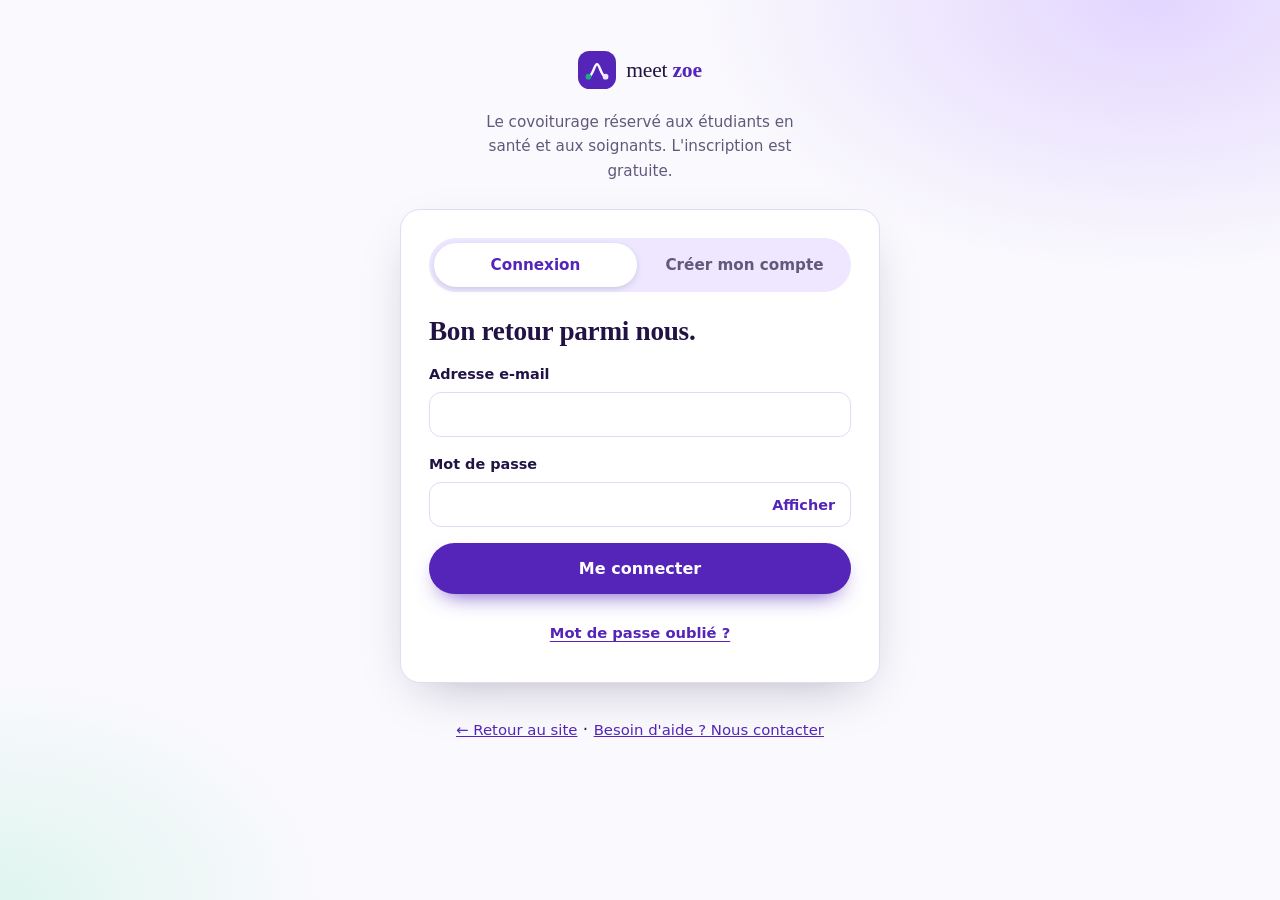
<file: admin.html>
<!doctype html>
<html lang="fr">
<head>
  <meta charset="utf-8">
  <meta name="viewport" content="width=device-width, initial-scale=1">
  <meta http-equiv="Content-Security-Policy" content="default-src 'self'; script-src 'self'; style-src 'self' 'unsafe-inline' https://fonts.googleapis.com; font-src 'self' https://fonts.gstatic.com; img-src 'self' data: blob: https://*.supabase.co; connect-src 'self' https://*.supabase.co https://geo.api.gouv.fr https://data.geopf.fr; object-src 'none'; base-uri 'self'; form-action 'self'">
  <meta name="referrer" content="strict-origin-when-cross-origin">
  <title>Administration — Meet Zoe</title>
  <meta name="robots" content="noindex">
  <link rel="icon" type="image/svg+xml" href="images/icone.svg">
  <link rel="apple-touch-icon" href="images/icone-180.png">
  <meta name="theme-color" content="#5425B8">
  <link rel="preconnect" href="https://fonts.googleapis.com">
  <link rel="preconnect" href="https://fonts.gstatic.com" crossorigin>
  <link href="https://fonts.googleapis.com/css2?family=Fraunces:opsz,wght@9..144,500;9..144,600&family=Plus+Jakarta+Sans:wght@400;500;600;700&display=swap" rel="stylesheet">
  <link rel="stylesheet" href="styles.css?v=16">
</head>
<body class="page-app">
  <header class="header">
    <div class="wrap header__in">
      <a class="logo" href="admin.html" aria-label="Meet Zoe, administration">
        <svg class="logo__mark" viewBox="0 0 40 40" aria-hidden="true">
          <rect width="40" height="40" rx="12" fill="#5425B8"/>
          <path d="M11 27c5-1 6-13 9-13s4 12 9 13" fill="none" stroke="#FAF9FD" stroke-width="2.6" stroke-linecap="round"/>
          <circle cx="11" cy="27" r="3" fill="#24A68A"/>
          <circle cx="29" cy="27" r="3" fill="#EEE7FF"/>
        </svg>
        <span class="logo__text">meet <b>zoe</b></span>
      </a>
      <div class="compte">
        <a class="lien" href="espace.html">Espace membre</a>
        <span class="compte__nom" id="compte-nom"></span>
        <button class="btn btn--ghost btn--sm" type="button" id="deconnexion">Déconnexion</button>
      </div>
    </div>
  </header>

  <main class="wrap app" id="contenu" hidden>
    <p class="eyebrow">Administration</p>
    <nav class="onglets onglets--page" role="tablist" id="onglets" aria-label="Administration">
      <button type="button" role="tab" data-onglet="bord" aria-selected="true">Tableau de bord</button>
      <button type="button" role="tab" data-onglet="membres" aria-selected="false">Membres <span class="pastille" id="pastille-membres" hidden></span></button>
      <button type="button" role="tab" data-onglet="etablissements" aria-selected="false">Établissements</button>
      <button type="button" role="tab" data-onglet="moderation" aria-selected="false">Modération <span class="pastille" id="pastille-moderation" hidden></span></button>
      <button type="button" role="tab" data-onglet="contacts" aria-selected="false">Demandes de contact <span class="pastille" id="pastille-contacts" hidden></span></button>
      <button type="button" role="tab" data-onglet="journal" aria-selected="false">Journal</button>
    </nav>

    <!-- Tableau de bord -->
    <section data-panneau="bord">
      <div class="barre">
        <h1>Tableau de bord</h1>
        <button class="lien" type="button" id="bord-actualiser">Actualiser</button>
      </div>
      <div class="a-faire">
        <h2>À faire</h2>
        <ul class="bord-liste" id="a-faire-liste"></ul>
        <p class="alerte alerte--err" id="a-faire-emails" hidden>Les e-mails d'alerte ne sont pas activés : les membres ne sont prévenus que sur le site. Voir l'onglet « Journal », bloc « Entretien ».</p>
      </div>
      <div class="chiffres chiffres--6" id="bord-chiffres"></div>

      <h2>Semaine par semaine</h2>
      <div class="tableau-zone">
        <table class="tableau">
          <thead><tr><th>Semaine du</th><th>Inscriptions</th><th>Trajets publiés</th><th>Demandes de place</th><th>Covoiturages acceptés</th></tr></thead>
          <tbody id="bord-semaines"></tbody>
        </table>
      </div>

      <div class="deux-colonnes bord-listes">
        <div>
          <h2>Trajets recherchés sans conducteur</h2>
          <p class="aide">Les recherches enregistrées par les membres. C'est la liste à montrer pour recruter des conducteurs.</p>
          <ul class="bord-liste" id="bord-demandes"></ul>
        </div>
        <div>
          <h2>Trajets proposés en ce moment</h2>
          <p class="aide">Les trajets actifs, regroupés par parcours.</p>
          <ul class="bord-liste" id="bord-offres"></ul>
        </div>
      </div>
    </section>

    <!-- Membres -->
    <section data-panneau="membres" hidden>
      <div class="barre">
        <h1>Membres</h1>
        <div class="filtres">
          <label class="filtre">Afficher
            <select id="filtre-statut">
              <option value="a_controler">À contrôler</option>
              <option value="justificatifs">Justificatifs à examiner</option>
              <option value="conducteurs">Conducteurs à contrôler</option>
              <option value="en_attente">En attente de vérification</option>
              <option value="verifie">Vérifiés</option>
              <option value="refuse">Refusés</option>
              <option value="suspendu">Suspendus</option>
              <option value="">Tous</option>
            </select>
          </label>
          <label class="filtre">Rechercher
            <input type="text" id="recherche-membre" placeholder="Nom, prénom ou e-mail" autocomplete="off">
          </label>
        </div>
      </div>
      <p class="aide" id="membres-note" aria-live="polite"></p>
      <div class="tableau-zone">
        <table class="tableau">
          <thead><tr><th>Membre</th><th>Profil</th><th>Vérification</th><th>Statut</th><th>Rôle</th><th></th></tr></thead>
          <tbody id="membres"></tbody>
        </table>
      </div>
    </section>

    <!-- Établissements -->
    <section data-panneau="etablissements" hidden>
      <h1>Établissements partenaires</h1>
      <form class="carte-form" id="form-etab">
        <h2 id="form-etab-titre">Ajouter un établissement</h2>
        <input type="hidden" name="etab_id">
        <div class="form__row">
          <label>Nom
            <input type="text" name="nom" maxlength="120" placeholder="Ex. IFSI d'Évreux" required>
          </label>
          <label>Type
            <select name="type" required>
              <option value="ifsi">IFSI</option>
              <option value="ifas">IFAS</option>
              <option value="hopital">Hôpital</option>
              <option value="ehpad">EHPAD</option>
              <option value="fam">FAM</option>
              <option value="foyer">Foyer de vie</option>
              <option value="autre">Autre</option>
            </select>
          </label>
        </div>
        <div class="form__row">
          <label>Commune
            <input type="text" id="e-ville" required>
          </label>
          <label>Quota de membres
            <input type="number" name="quota" min="0" value="50" required>
          </label>
        </div>
        <div class="form__row form__row--3">
          <label>Formule
            <select name="formule">
              <option value="etablissement">Établissement</option>
              <option value="institut">Institut de formation</option>
              <option value="reseau">Réseau d'établissements</option>
            </select>
          </label>
          <label>Abonnement
            <select name="abonnement_statut">
              <option value="essai">Essai</option>
              <option value="actif">Actif</option>
              <option value="suspendu">Suspendu</option>
              <option value="termine">Terminé</option>
            </select>
          </label>
          <label>Fin d'abonnement <small>(facultatif)</small>
            <input type="date" name="abonnement_fin">
          </label>
        </div>
        <div class="element__actions">
          <button class="btn btn--primary" type="submit">Enregistrer</button>
          <button class="lien" type="button" id="etab-annuler" hidden>Annuler la modification</button>
        </div>
      </form>
      <div class="tableau-zone">
        <table class="tableau">
          <thead><tr><th>Établissement</th><th>Membres</th><th>Formule</th><th>Abonnement</th><th></th></tr></thead>
          <tbody id="etablissements"></tbody>
        </table>
      </div>
    </section>

    <!-- Modération : signalements et avis -->
    <section data-panneau="moderation" hidden>
      <h1>Modération</h1>
      <h2>Signalements</h2>
      <div class="liste" id="signalements"></div>
      <h2>Avis récents</h2>
      <div class="liste" id="avis"></div>
    </section>

    <!-- Journal des actions d'administration -->
    <section data-panneau="journal" hidden>
      <h1>Journal</h1>
      <p class="aide">Les 200 dernières actions d'administration. Le journal ne peut pas être modifié depuis le site.</p>
      <div class="tableau-zone">
        <table class="tableau">
          <thead><tr><th>Date</th><th>Par</th><th>Action</th><th>Concerne</th></tr></thead>
          <tbody id="journal"></tbody>
        </table>
      </div>

      <h2 class="entretien-titre">Entretien</h2>
      <div class="carte-form">
        <h3 class="sous-titre">E-mails d'alerte</h3>
        <p class="aide" id="etat-emails">Chargement…</p>
      </div>
      <div class="liste">
        <article class="element">
          <div class="element__tete">
            <div>
              <strong>Fichiers à nettoyer : <span id="orphelins-nb">…</span></strong>
              <p>Des fichiers (justificatifs, documents de conducteur, photos) restés dans le stockage sans être rattachés à un dossier en cours, par exemple après un envoi interrompu.</p>
            </div>
            <div class="element__actions">
              <button class="btn btn--primary btn--sm" type="button" id="orphelins-nettoyer" hidden>Nettoyer</button>
            </div>
          </div>
        </article>
        <article class="element">
          <div class="element__tete">
            <div>
              <strong>Pannes signalées par le site</strong>
              <p>Les 30 dernières erreurs techniques rencontrées par les visiteurs. Utile pour les transmettre à la personne qui s'occupe du site.</p>
            </div>
            <div class="element__actions">
              <button class="lien lien--danger" type="button" id="pannes-vider" hidden>Vider la liste</button>
            </div>
          </div>
          <div class="tableau-zone">
            <table class="tableau tableau--pannes">
              <thead><tr><th>Date</th><th>Page</th><th>Message</th></tr></thead>
              <tbody id="pannes"></tbody>
            </table>
          </div>
        </article>
      </div>
    </section>

    <!-- Demandes de contact -->
    <section data-panneau="contacts" hidden>
      <h1>Demandes de contact</h1>
      <div class="liste" id="contacts"></div>
    </section>
  </main>

  <!-- Codes d'accès d'un établissement -->
  <dialog class="fil partage" id="codes-etab">
    <header>
      <h2 id="codes-titre">Codes d'accès</h2>
      <button class="lien" type="button" id="codes-fermer">Fermer</button>
    </header>
    <div class="partage__corps">
      <p class="aide">Un code par groupe (une promotion, un service). Donnez le lien ou l'affiche à une personne de confiance, qui le diffuse.</p>
      <form class="codes-form" id="codes-form">
        <label>Nom du groupe
          <input type="text" name="libelle" maxlength="80" placeholder="Ex. Promotion 2026, service de cardiologie" required>
        </label>
        <button class="btn btn--primary btn--sm" type="submit">Créer un code</button>
      </form>
      <ul class="codes-liste" id="codes-liste"></ul>
    </div>
  </dialog>

  <script src="vendor/qrcode.js?v=16"></script>
  <script src="vendor/supabase.js?v=16"></script>
  <script src="config.js?v=16"></script>
  <script src="js/commun.js?v=16"></script>
  <script src="js/admin.js?v=16"></script>
</body>
</html>
</file>
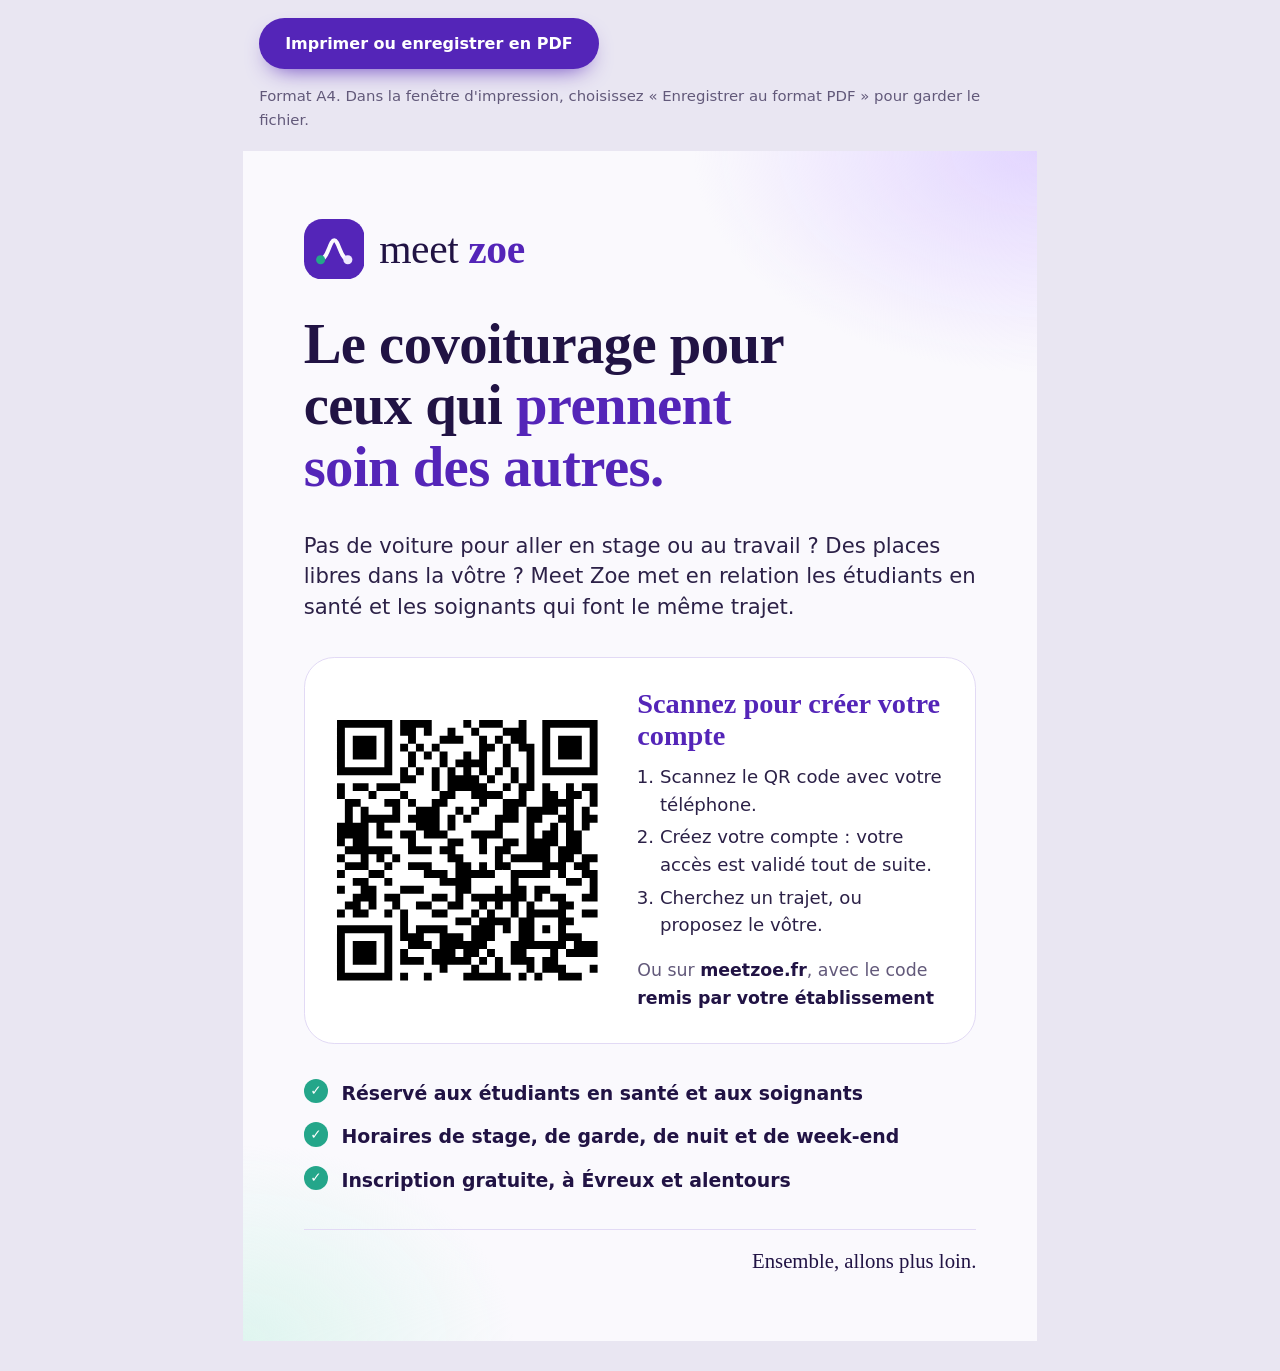
<file: affiche.html>
<!doctype html>
<html lang="fr">
<head>
  <meta charset="utf-8">
  <meta name="viewport" content="width=device-width, initial-scale=1">
  <meta http-equiv="Content-Security-Policy" content="default-src 'self'; script-src 'self'; style-src 'self' 'unsafe-inline' https://fonts.googleapis.com; font-src 'self' https://fonts.gstatic.com; img-src 'self' data: blob: https://*.supabase.co; connect-src 'self' https://*.supabase.co https://geo.api.gouv.fr https://data.geopf.fr; object-src 'none'; base-uri 'self'; form-action 'self'">
  <meta name="referrer" content="strict-origin-when-cross-origin">
  <title>Affiche Meet Zoe</title>
  <meta name="robots" content="noindex">
  <link rel="icon" type="image/svg+xml" href="images/icone.svg">
  <link rel="apple-touch-icon" href="images/icone-180.png">
  <meta name="theme-color" content="#5425B8">
  <link rel="preconnect" href="https://fonts.googleapis.com">
  <link rel="preconnect" href="https://fonts.gstatic.com" crossorigin>
  <link href="https://fonts.googleapis.com/css2?family=Fraunces:opsz,wght@9..144,500;9..144,600&family=Plus+Jakarta+Sans:wght@400;500;600;700&display=swap" rel="stylesheet">
  <link rel="stylesheet" href="styles.css?v=16">
</head>
<body class="page-affiche">
  <div class="affiche__outils">
    <button class="btn btn--primary" type="button" id="imprimer">Imprimer ou enregistrer en PDF</button>
    <p class="aide">Format A4. Dans la fenêtre d'impression, choisissez « Enregistrer au format PDF » pour garder le fichier.</p>
  </div>

  <main class="affiche">
    <p class="affiche__logo">
      <svg viewBox="0 0 40 40" aria-hidden="true"><rect width="40" height="40" rx="12" fill="#5425B8"/><path d="M11 27c5-1 6-13 9-13s4 12 9 13" fill="none" stroke="#FAF9FD" stroke-width="2.6" stroke-linecap="round"/><circle cx="11" cy="27" r="3" fill="#24A68A"/><circle cx="29" cy="27" r="3" fill="#EEE7FF"/></svg>
      <span class="logo__text">meet <b>zoe</b></span>
    </p>
    <h1>Le covoiturage pour ceux qui <span class="accent">prennent soin des autres.</span></h1>
    <p class="affiche__intro">Pas de voiture pour aller en stage ou au travail ? Des places libres dans la vôtre ? Meet Zoe met en relation les étudiants en santé et les soignants qui font le même trajet.</p>

    <div class="affiche__bloc">
      <div class="affiche__qr" id="qr"></div>
      <div>
        <p class="affiche__scan">Scannez pour créer votre compte</p>
        <ol>
          <li>Scannez le QR code avec votre téléphone.</li>
          <li>Créez votre compte : votre accès est validé tout de suite.</li>
          <li>Cherchez un trajet, ou proposez le vôtre.</li>
        </ol>
        <p class="affiche__code">Ou sur <b>meetzoe.fr</b>, avec le code <b id="code"></b></p>
      </div>
    </div>

    <ul class="affiche__points">
      <li>Réservé aux étudiants en santé et aux soignants</li>
      <li>Horaires de stage, de garde, de nuit et de week-end</li>
      <li>Inscription gratuite, à Évreux et alentours</li>
    </ul>
    <p class="affiche__pied"><span id="nom"></span><span>Ensemble, allons plus loin.</span></p>
  </main>

  <script src="vendor/qrcode.js?v=16"></script>
  <script src="config.js?v=16"></script>
  <script src="js/affiche.js?v=16"></script>
</body>
</html>
</file>
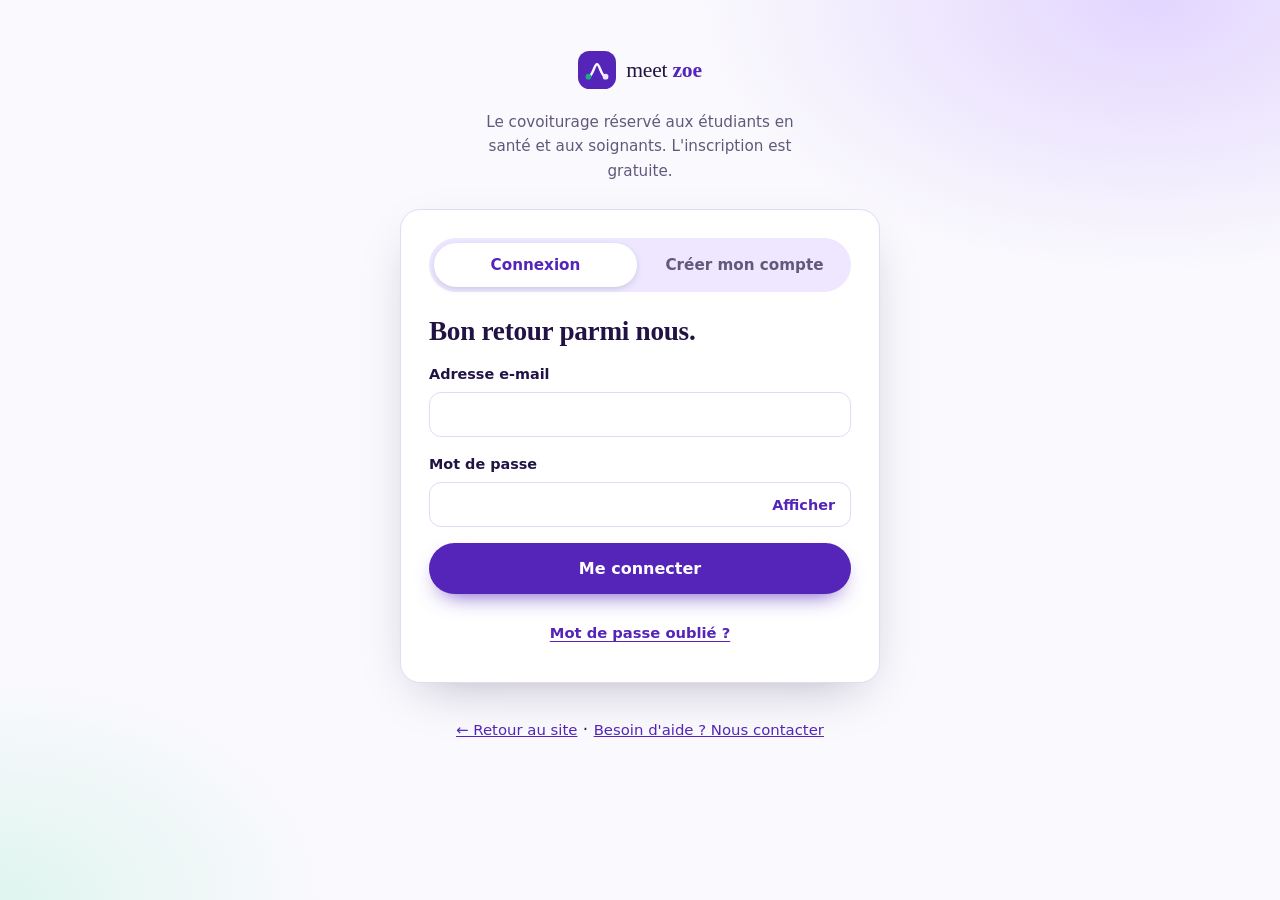
<file: connexion.html>
<!doctype html>
<html lang="fr">
<head>
  <meta charset="utf-8">
  <meta name="viewport" content="width=device-width, initial-scale=1">
  <meta http-equiv="Content-Security-Policy" content="default-src 'self'; script-src 'self'; style-src 'self' 'unsafe-inline' https://fonts.googleapis.com; font-src 'self' https://fonts.gstatic.com; img-src 'self' data: blob: https://*.supabase.co; connect-src 'self' https://*.supabase.co https://geo.api.gouv.fr https://data.geopf.fr; object-src 'none'; base-uri 'self'; form-action 'self'">
  <meta name="referrer" content="strict-origin-when-cross-origin">
  <title>Connexion — Meet Zoe</title>
  <meta name="robots" content="noindex">
  <meta property="og:type" content="website">
  <meta property="og:site_name" content="Meet Zoe">
  <meta property="og:locale" content="fr_FR">
  <meta property="og:title" content="Rejoindre Meet Zoe">
  <meta property="og:description" content="Créez votre compte ou connectez-vous. Covoiturage réservé aux étudiants en santé et aux soignants vérifiés.">
  <meta property="og:url" content="https://meetzoe.fr/connexion.html">
  <link rel="canonical" href="https://meetzoe.fr/connexion.html">
  <meta property="og:image" content="https://meetzoe.fr/images/partage.png">
  <meta property="og:image:width" content="1200">
  <meta property="og:image:height" content="630">
  <meta property="og:image:alt" content="Meet Zoe, le covoiturage pour ceux qui prennent soin des autres">
  <meta name="twitter:card" content="summary_large_image">
  <link rel="icon" type="image/svg+xml" href="images/icone.svg">
  <link rel="apple-touch-icon" href="images/icone-180.png">
  <meta name="theme-color" content="#5425B8">
  <link rel="preconnect" href="https://fonts.googleapis.com">
  <link rel="preconnect" href="https://fonts.gstatic.com" crossorigin>
  <link href="https://fonts.googleapis.com/css2?family=Fraunces:opsz,wght@9..144,500;9..144,600&family=Plus+Jakarta+Sans:wght@400;500;600;700&display=swap" rel="stylesheet">
  <link rel="stylesheet" href="styles.css?v=16">
</head>
<body class="page-auth">
  <main class="auth">
    <a class="logo" href="index.html" aria-label="Meet Zoe, accueil">
      <svg class="logo__mark" viewBox="0 0 40 40" aria-hidden="true">
        <rect width="40" height="40" rx="12" fill="#5425B8"/>
        <path d="M11 27c5-1 6-13 9-13s4 12 9 13" fill="none" stroke="#FAF9FD" stroke-width="2.6" stroke-linecap="round"/>
        <circle cx="11" cy="27" r="3" fill="#24A68A"/>
        <circle cx="29" cy="27" r="3" fill="#EEE7FF"/>
      </svg>
      <span class="logo__text">meet <b>zoe</b></span>
    </a>

    <p class="auth__rappel">Le covoiturage réservé aux étudiants en santé et aux soignants. L'inscription est gratuite.</p>

    <div class="auth__carte">
      <div class="onglets" role="tablist" id="onglets">
        <button type="button" role="tab" data-onglet="connexion" aria-selected="true">Connexion</button>
        <button type="button" role="tab" data-onglet="inscription" aria-selected="false">Créer mon compte</button>
      </div>

      <!-- Connexion -->
      <form data-panneau="connexion" id="form-connexion" class="pile">
        <h1>Bon retour parmi nous.</h1>
        <label>Adresse e-mail
          <input type="email" name="email" autocomplete="email" required>
        </label>
        <div class="champ-mdp">
          <label for="mdp-connexion">Mot de passe</label>
          <div class="mdp">
            <input type="password" id="mdp-connexion" name="mdp" autocomplete="current-password" required>
            <button class="mdp__voir" type="button" aria-pressed="false" aria-controls="mdp-connexion" aria-label="Afficher le mot de passe">Afficher</button>
          </div>
        </div>
        <button class="btn btn--primary" type="submit">Me connecter</button>
        <button class="lien" type="button" id="lien-oubli">Mot de passe oublié&nbsp;?</button>
      </form>

      <!-- Inscription -->
      <form data-panneau="inscription" id="form-inscription" class="pile" hidden>
        <h1>Rejoindre la communauté.</h1>
        <p class="alerte" id="acces-retenu" hidden></p>
        <p class="aide">Après la création du compte, vous justifierez votre appartenance au secteur : code d'établissement, justificatif ou invitation.</p>
        <div class="form__row">
          <label>Prénom
            <input type="text" name="prenom" autocomplete="given-name" maxlength="60" required>
          </label>
          <label>Nom
            <input type="text" name="nom" autocomplete="family-name" maxlength="60" required>
          </label>
        </div>
        <label>Adresse e-mail
          <input type="email" name="email" autocomplete="email" required>
        </label>
        <div class="champ-mdp">
          <label for="mdp-inscription">Mot de passe <small>(8 caractères minimum)</small></label>
          <div class="mdp">
            <input type="password" id="mdp-inscription" name="mdp" autocomplete="new-password" minlength="8" required>
            <button class="mdp__voir" type="button" aria-pressed="false" aria-controls="mdp-inscription" aria-label="Afficher le mot de passe">Afficher</button>
          </div>
        </div>
        <label>Je suis
          <select name="categorie" required>
            <option value="">Choisir…</option>
            <option value="esi">Étudiant(e) en soins infirmiers</option>
            <option value="eas">Élève aide-soignant(e)</option>
            <option value="autre_formation">Étudiant(e) d'une autre formation sanitaire ou médico-sociale</option>
            <option value="pro_diplome">Professionnel(le) diplômé(e)</option>
            <option value="pro_non_diplome">Agent de soins, ASH ou personnel éducatif</option>
          </select>
        </label>
        <p class="aide lien-etab"><a href="etablissements.html">Vous représentez un établissement ?</a></p>
        <label>Établissement ou institut
          <input type="text" name="etablissement" maxlength="120" placeholder="Ex. IFSI d'Évreux" required>
        </label>
        <fieldset>
          <legend>Sur Meet Zoe, je souhaite</legend>
          <label class="radio"><input type="radio" name="conducteur" value="false" checked> Trouver des trajets (passager)</label>
          <label class="radio"><input type="radio" name="conducteur" value="true"> Proposer des trajets (conducteur)</label>
          <p class="aide">Pour conduire, un permis de conduire et une pièce d'identité vous seront demandés. Vous pourrez changer d'avis plus tard.</p>
        </fieldset>
        <label class="case">
          <input type="checkbox" name="accord" required>
          <span>J'accepte que mes informations soient utilisées pour faire fonctionner le service Meet Zoe.</span>
        </label>
        <button class="btn btn--primary" type="submit">Créer mon compte</button>
      </form>

      <!-- Mot de passe oublié -->
      <form data-panneau="oubli" id="form-oubli" class="pile" hidden>
        <h1>Mot de passe oublié</h1>
        <p class="aide">Indiquez votre adresse : vous recevrez un lien pour choisir un nouveau mot de passe.</p>
        <label>Adresse e-mail
          <input type="email" name="email" autocomplete="email" required>
        </label>
        <button class="btn btn--primary" type="submit">Recevoir le lien</button>
      </form>

      <!-- Nouveau mot de passe (après clic sur le lien reçu par e-mail) -->
      <form data-panneau="nouveau" id="form-nouveau" class="pile" hidden>
        <h1>Nouveau mot de passe</h1>
        <div class="champ-mdp">
          <label for="mdp-nouveau">Nouveau mot de passe <small>(8 caractères minimum)</small></label>
          <div class="mdp">
            <input type="password" id="mdp-nouveau" name="mdp" autocomplete="new-password" minlength="8" required>
            <button class="mdp__voir" type="button" aria-pressed="false" aria-controls="mdp-nouveau" aria-label="Afficher le mot de passe">Afficher</button>
          </div>
        </div>
        <button class="btn btn--primary" type="submit">Enregistrer</button>
      </form>

      <!-- Code de confirmation reçu par e-mail -->
      <form data-panneau="confirmer" id="form-code" class="pile" hidden>
        <h1 id="code-titre">Saisissez votre code.</h1>
        <p class="aide"><span id="code-texte">Nous venons d'envoyer un code de confirmation à</span> <b id="code-email"></b>. <span id="code-suite">Il est valable une heure.</span> Pensez à regarder dans les courriers indésirables.</p>
        <label id="code-champ">Code de confirmation
          <input class="champ-code" type="text" name="code" inputmode="numeric" autocomplete="one-time-code" pattern="[0-9]{6,10}" maxlength="10" placeholder="123456" required>
        </label>
        <button class="btn btn--primary" type="submit" id="code-valider">Confirmer mon adresse</button>
        <button class="lien" type="button" id="renvoyer-code">Renvoyer un code</button>
      </form>
    </div>
    <p class="auth__pied"><a href="index.html">← Retour au site</a> <span class="sep">·</span> <a href="contact.html">Besoin d'aide&nbsp;? Nous contacter</a></p>
  </main>

  <script src="vendor/supabase.js?v=16"></script>
  <script src="config.js?v=16"></script>
  <script src="js/commun.js?v=16"></script>
  <script src="js/connexion.js?v=16"></script>
</body>
</html>
</file>
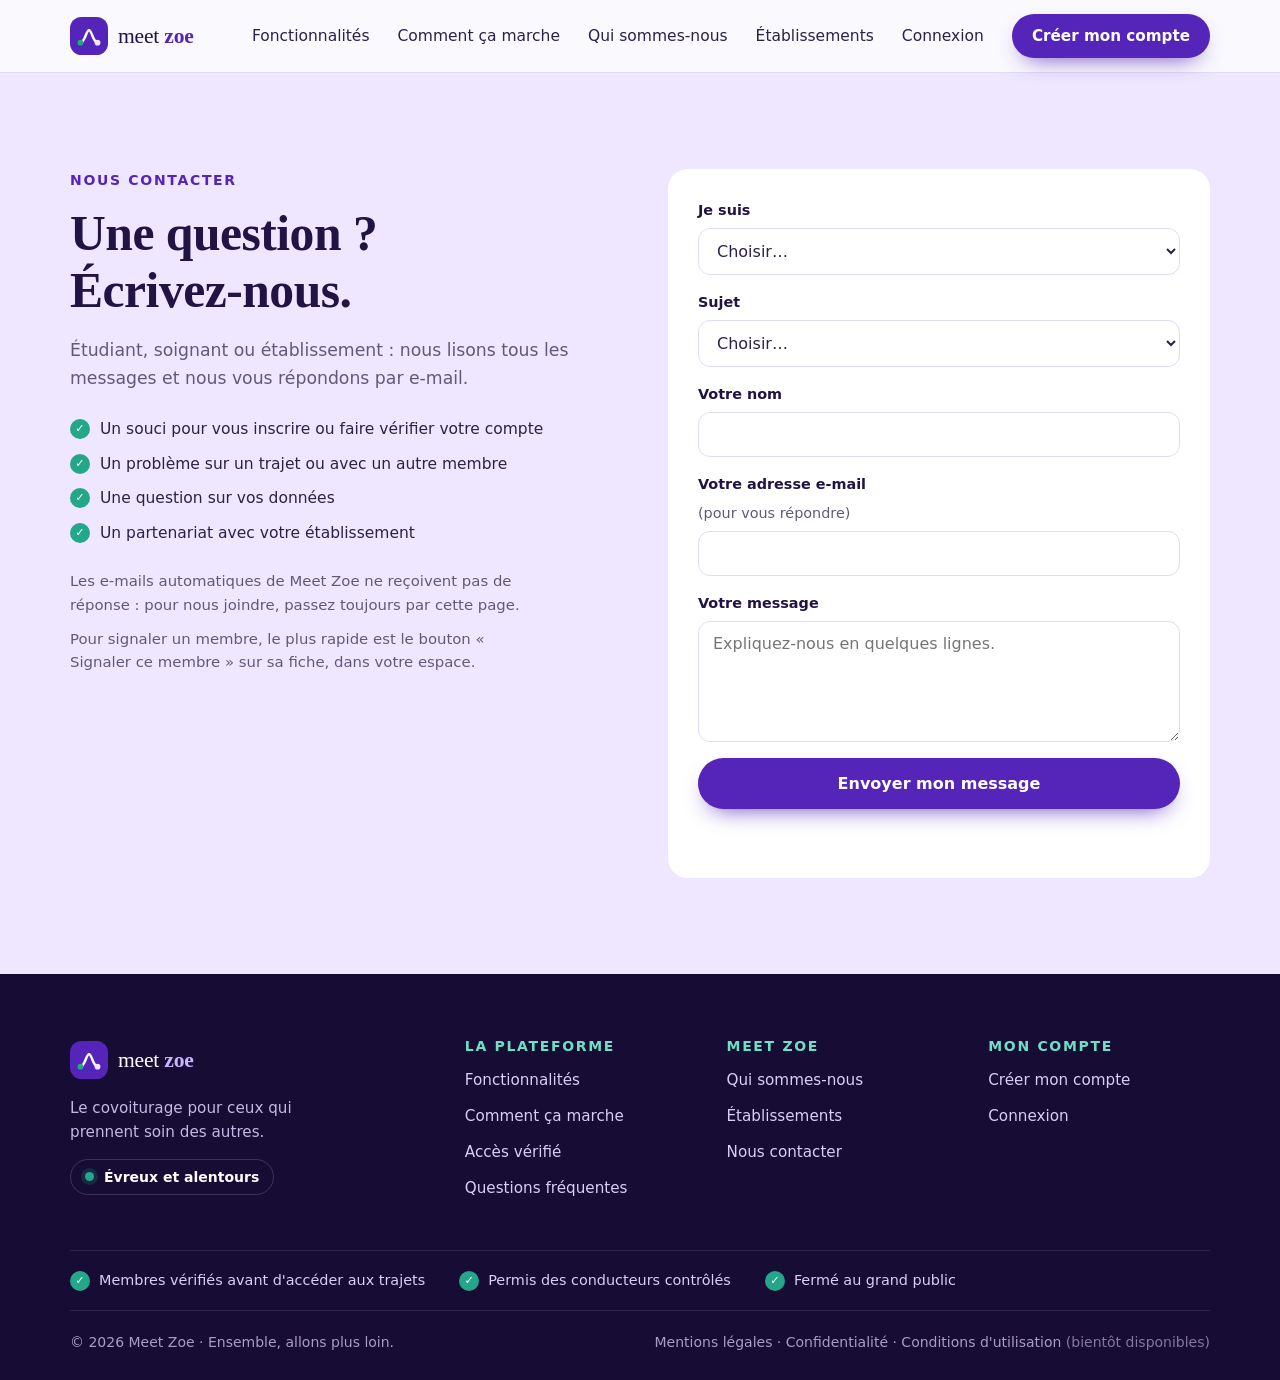
<file: contact.html>
<!doctype html>
<html lang="fr">
<head>
  <meta charset="utf-8">
  <meta name="viewport" content="width=device-width, initial-scale=1">
  <meta http-equiv="Content-Security-Policy" content="default-src 'self'; script-src 'self'; style-src 'self' 'unsafe-inline' https://fonts.googleapis.com; font-src 'self' https://fonts.gstatic.com; img-src 'self' data: blob: https://*.supabase.co; connect-src 'self' https://*.supabase.co https://geo.api.gouv.fr https://data.geopf.fr; object-src 'none'; base-uri 'self'; form-action 'self'">
  <meta name="referrer" content="strict-origin-when-cross-origin">
  <title>Nous contacter — Meet Zoe</title>
  <meta name="description" content="Une question, un problème, une idée ? Écrivez à l'équipe Meet Zoe. Étudiants, soignants et établissements sont les bienvenus.">
  <meta property="og:type" content="website">
  <meta property="og:site_name" content="Meet Zoe">
  <meta property="og:locale" content="fr_FR">
  <meta property="og:title" content="Nous contacter — Meet Zoe">
  <meta property="og:description" content="Une question, un problème, une idée ? Écrivez à l'équipe Meet Zoe. Étudiants, soignants et établissements sont les bienvenus.">
  <meta property="og:url" content="https://meetzoe.fr/contact.html">
  <link rel="canonical" href="https://meetzoe.fr/contact.html">
  <meta property="og:image" content="https://meetzoe.fr/images/partage.png">
  <meta property="og:image:width" content="1200">
  <meta property="og:image:height" content="630">
  <meta property="og:image:alt" content="Meet Zoe, le covoiturage pour ceux qui prennent soin des autres">
  <meta name="twitter:card" content="summary_large_image">
  <link rel="icon" type="image/svg+xml" href="images/icone.svg">
  <link rel="apple-touch-icon" href="images/icone-180.png">
  <meta name="theme-color" content="#5425B8">
  <link rel="preconnect" href="https://fonts.googleapis.com">
  <link rel="preconnect" href="https://fonts.gstatic.com" crossorigin>
  <link href="https://fonts.googleapis.com/css2?family=Fraunces:opsz,wght@9..144,500;9..144,600&family=Plus+Jakarta+Sans:wght@400;500;600;700&display=swap" rel="stylesheet">
  <link rel="stylesheet" href="styles.css?v=16">
</head>
<body>
  <a class="skip" href="#contenu">Aller au contenu</a>

  <!-- ===== En-tête ===== -->
  <header class="header">
    <div class="wrap header__in">
      <a class="logo" href="index.html" aria-label="Meet Zoe, accueil">
        <svg class="logo__mark" viewBox="0 0 40 40" aria-hidden="true">
          <rect width="40" height="40" rx="12" fill="#5425B8"/>
          <path d="M11 27c5-1 6-13 9-13s4 12 9 13" fill="none" stroke="#FAF9FD" stroke-width="2.6" stroke-linecap="round"/>
          <circle cx="11" cy="27" r="3" fill="#24A68A"/>
          <circle cx="29" cy="27" r="3" fill="#EEE7FF"/>
        </svg>
        <span class="logo__text">meet <b>zoe</b></span>
      </a>
      <a class="header__connexion" href="connexion.html">Connexion</a>
      <a class="btn btn--primary btn--sm header__cta" href="connexion.html#inscription">Créer mon compte</a>
      <button class="burger" aria-label="Ouvrir le menu" aria-expanded="false" aria-controls="menu">
        <span></span><span></span><span></span>
      </button>
      <nav class="nav" id="menu" aria-label="Navigation principale">
        <a href="index.html#fonctionnalites">Fonctionnalités</a>
        <a href="index.html#etapes">Comment ça marche</a>
        <a href="a-propos.html">Qui sommes-nous</a>
        <a href="etablissements.html">Établissements</a>
        <a href="connexion.html">Connexion</a>
        <a class="btn btn--primary btn--sm" href="connexion.html#inscription">Créer mon compte</a>
      </nav>
    </div>
  </header>

  <main id="contenu">

    <section class="section section--lav section--tete">
      <div class="wrap split split--top">
        <div>
          <p class="eyebrow">Nous contacter</p>
          <h1>Une question&nbsp;? Écrivez-nous.</h1>
          <p class="section__intro">Étudiant, soignant ou établissement : nous lisons tous les messages et nous vous répondons par e-mail.</p>
          <ul class="coches contact__points">
            <li>Un souci pour vous inscrire ou faire vérifier votre compte</li>
            <li>Un problème sur un trajet ou avec un autre membre</li>
            <li>Une question sur vos données</li>
            <li>Un partenariat avec votre établissement</li>
          </ul>
          <p class="aide">Les e-mails automatiques de Meet Zoe ne reçoivent pas de réponse : pour nous joindre, passez toujours par cette page.</p>
          <p class="aide">Pour signaler un membre, le plus rapide est le bouton « Signaler ce membre » sur sa fiche, dans votre espace.</p>
        </div>

        <form class="form" id="contact" novalidate>
          <label>Je suis
            <select name="profil" required>
              <option value="">Choisir…</option>
              <option>Étudiant(e)</option>
              <option>Professionnel(le) de santé ou du médico-social</option>
              <option>Représentant(e) d'un établissement</option>
              <option>Autre</option>
            </select>
          </label>
          <label>Sujet
            <select name="sujet" required>
              <option value="">Choisir…</option>
              <option>Inscription ou vérification de mon compte</option>
              <option>Problème technique</option>
              <option>Problème sur un trajet ou avec un membre</option>
              <option>Mes données personnelles</option>
              <option>Partenariat avec un établissement</option>
              <option>Autre question</option>
            </select>
          </label>
          <label>Votre nom
            <input type="text" name="nom" autocomplete="name" maxlength="120" required>
          </label>
          <label>Votre adresse e-mail <small>(pour vous répondre)</small>
            <input type="email" name="email" autocomplete="email" maxlength="160" required>
          </label>
          <label class="piege" aria-hidden="true">Ne pas remplir
            <input type="text" name="site_web" tabindex="-1" autocomplete="off">
          </label>
          <label>Votre message
            <textarea name="message" rows="5" maxlength="1900" required placeholder="Expliquez-nous en quelques lignes."></textarea>
          </label>
          <button class="btn btn--primary" type="submit">Envoyer mon message</button>
          <p class="form__msg" id="message" role="status"></p>
        </form>
      </div>
    </section>
  </main>

  <footer class="footer">
    <div class="wrap footer__haut">
      <div class="footer__marque">
        <a class="logo" href="index.html" aria-label="Meet Zoe, accueil">
          <svg class="logo__mark" viewBox="0 0 40 40" aria-hidden="true">
            <rect width="40" height="40" rx="12" fill="#5425B8"/>
            <path d="M11 27c5-1 6-13 9-13s4 12 9 13" fill="none" stroke="#FAF9FD" stroke-width="2.6" stroke-linecap="round"/>
            <circle cx="11" cy="27" r="3" fill="#24A68A"/>
            <circle cx="29" cy="27" r="3" fill="#EEE7FF"/>
          </svg>
          <span class="logo__text logo__text--light">meet <b>zoe</b></span>
        </a>
        <p>Le covoiturage pour ceux qui prennent soin des autres.</p>
        <p class="footer__lieu"><span class="dot"></span> Évreux et alentours</p>
      </div>

      <nav class="footer__col" aria-label="La plateforme">
        <h2>La plateforme</h2>
        <a href="index.html#fonctionnalites">Fonctionnalités</a>
        <a href="index.html#etapes">Comment ça marche</a>
        <a href="index.html#acces">Accès vérifié</a>
        <a href="index.html#faq">Questions fréquentes</a>
      </nav>

      <nav class="footer__col" aria-label="Meet Zoe">
        <h2>Meet Zoe</h2>
        <a href="a-propos.html">Qui sommes-nous</a>
        <a href="etablissements.html">Établissements</a>
        <a href="contact.html">Nous contacter</a>
      </nav>

      <nav class="footer__col" aria-label="Mon compte">
        <h2>Mon compte</h2>
        <a href="connexion.html#inscription">Créer mon compte</a>
        <a href="connexion.html">Connexion</a>
      </nav>
    </div>

    <div class="wrap footer__confiance">
      <span>Membres vérifiés avant d'accéder aux trajets</span>
      <span>Permis des conducteurs contrôlés</span>
      <span>Fermé au grand public</span>
    </div>

    <div class="wrap footer__bas">
      <p>© <span id="annee"></span> Meet Zoe · Ensemble, allons plus loin.</p>
      <p>Mentions légales · Confidentialité · Conditions d'utilisation <em>(bientôt disponibles)</em></p>
    </div>
  </footer>

  <script src="vendor/supabase.js?v=16"></script>
  <script src="config.js?v=16"></script>
  <script src="js/commun.js?v=16"></script>
  <script src="app.js?v=16"></script>
  <script src="js/contact.js?v=16"></script>
</body>
</html>
</file>
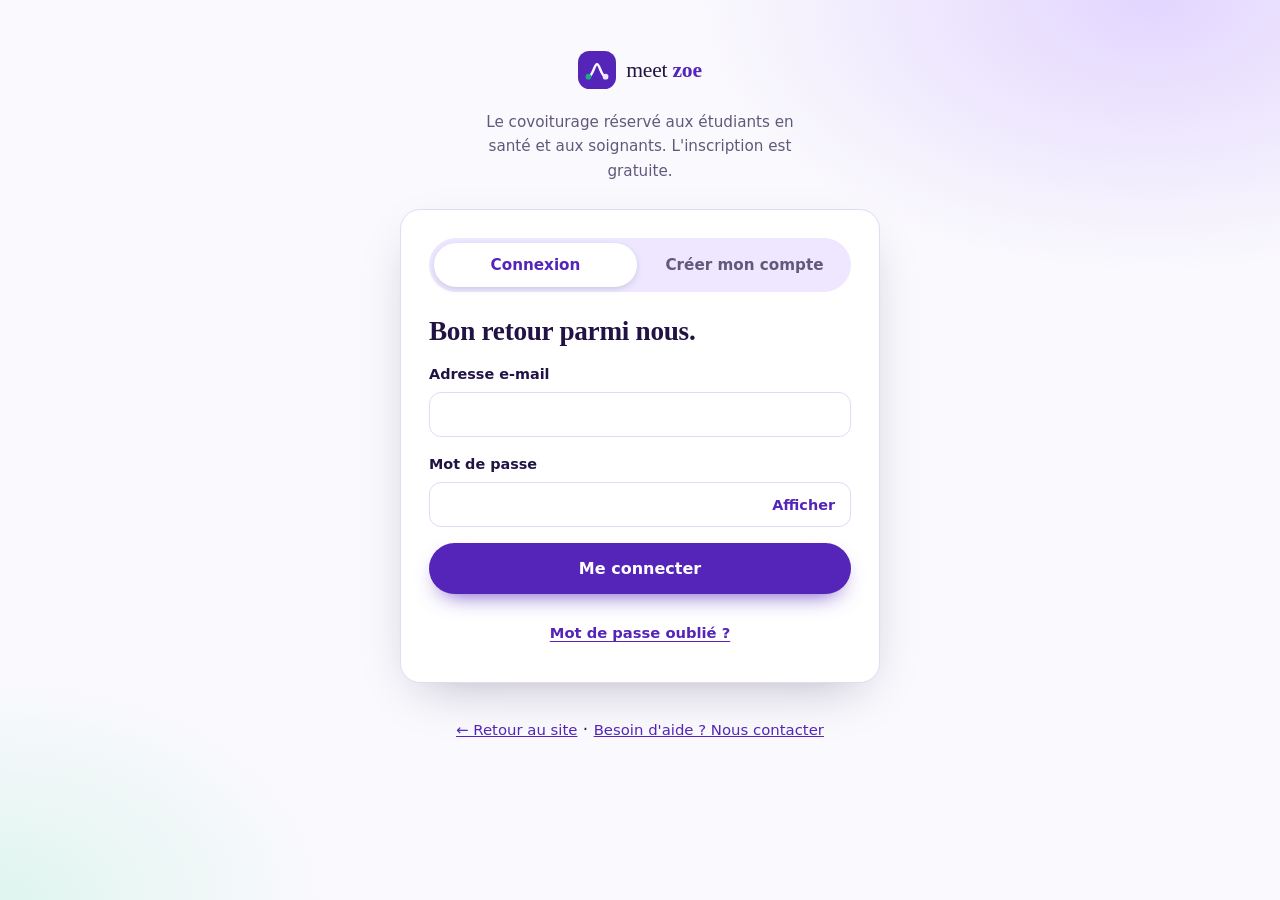
<file: espace.html>
<!doctype html>
<html lang="fr">
<head>
  <meta charset="utf-8">
  <meta name="viewport" content="width=device-width, initial-scale=1">
  <meta http-equiv="Content-Security-Policy" content="default-src 'self'; script-src 'self'; style-src 'self' 'unsafe-inline' https://fonts.googleapis.com; font-src 'self' https://fonts.gstatic.com; img-src 'self' data: blob: https://*.supabase.co; connect-src 'self' https://*.supabase.co https://geo.api.gouv.fr https://data.geopf.fr; object-src 'none'; base-uri 'self'; form-action 'self'">
  <meta name="referrer" content="strict-origin-when-cross-origin">
  <meta name="robots" content="noindex">
  <title>Mon espace — Meet Zoe</title>
  <link rel="icon" type="image/svg+xml" href="images/icone.svg">
  <link rel="apple-touch-icon" href="images/icone-180.png">
  <meta name="theme-color" content="#5425B8">
  <link rel="preconnect" href="https://fonts.googleapis.com">
  <link rel="preconnect" href="https://fonts.gstatic.com" crossorigin>
  <link href="https://fonts.googleapis.com/css2?family=Fraunces:opsz,wght@9..144,500;9..144,600&family=Plus+Jakarta+Sans:wght@400;500;600;700&display=swap" rel="stylesheet">
  <link rel="stylesheet" href="styles.css?v=16">
</head>
<body class="page-app">
  <header class="header">
    <div class="wrap header__in">
      <a class="logo" href="espace.html" aria-label="Meet Zoe, mon espace">
        <svg class="logo__mark" viewBox="0 0 40 40" aria-hidden="true">
          <rect width="40" height="40" rx="12" fill="#5425B8"/>
          <path d="M11 27c5-1 6-13 9-13s4 12 9 13" fill="none" stroke="#FAF9FD" stroke-width="2.6" stroke-linecap="round"/>
          <circle cx="11" cy="27" r="3" fill="#24A68A"/>
          <circle cx="29" cy="27" r="3" fill="#EEE7FF"/>
        </svg>
        <span class="logo__text">meet <b>zoe</b></span>
      </a>
      <div class="compte">
        <a class="lien" id="lien-partenaire" href="partenaire.html" hidden>Espace partenaire</a>
        <a class="lien" id="lien-admin" href="admin.html" hidden>Administration</a>
        <a class="lien" href="contact.html">Aide</a>
        <button class="cloche" type="button" id="cloche" aria-label="Mes alertes" hidden>
          <svg viewBox="0 0 24 24" width="22" height="22" aria-hidden="true"><path d="M12 3a6 6 0 0 0-6 6v3.6L4.3 16a1 1 0 0 0 .9 1.5h13.6a1 1 0 0 0 .9-1.5L18 12.6V9a6 6 0 0 0-6-6Zm-2.2 16a2.3 2.3 0 0 0 4.4 0" fill="none" stroke="currentColor" stroke-width="1.8" stroke-linecap="round" stroke-linejoin="round"/></svg>
          <span class="pastille" id="pastille-cloche" hidden></span>
        </button>
        <span class="compte__nom" id="compte-nom"></span>
        <button class="btn btn--ghost btn--sm" type="button" id="deconnexion">Déconnexion</button>
      </div>
    </div>
  </header>

  <main class="wrap app" id="contenu">

    <!-- ===== Vérification du compte (tant que le membre n'est pas vérifié) ===== -->
    <section id="verification" hidden>
      <p class="eyebrow">Dernière étape</p>
      <h1>Montrez que vous étudiez ou travaillez dans le soin.</h1>
      <p class="section__intro">Meet Zoe est réservé aux étudiants en santé et aux professionnels du soin et du médico-social. Une seule de ces trois façons suffit. Vous n'avez pas de code ? Envoyez un justificatif : votre établissement n'a pas besoin d'être partenaire.</p>
      <div class="alerte" id="etat-verification" hidden></div>

      <div class="grid3" id="methodes">
        <form class="card pile" id="form-code">
          <span class="num">1</span>
          <h3>Code d'établissement</h3>
          <p>Remis par votre institut, votre employeur ou votre promotion. Accès immédiat.</p>
          <label>Code
            <input type="text" name="code" placeholder="ZOE-XXXXXXXX" autocapitalize="characters" required>
          </label>
          <button class="btn btn--primary" type="submit">Valider le code</button>
        </form>

        <form class="card pile" id="form-justificatif">
          <span class="num">2</span>
          <h3>Justificatif individuel</h3>
          <p>Certificat de scolarité, carte professionnelle ou attestation d'employeur. Notre équipe le contrôle à la main, puis l'efface. Vous recevez un e-mail dès que c'est fait.</p>
          <label>Fichier <small>(PDF, JPG ou PNG, 5 Mo max.)</small>
            <input type="file" name="fichier" accept="application/pdf,image/jpeg,image/png" required>
          </label>
          <button class="btn btn--primary" type="submit">Envoyer le justificatif</button>
        </form>

        <form class="card pile" id="form-invitation">
          <span class="num">3</span>
          <h3>Invitation d'un membre</h3>
          <p>Un membre déjà vérifié vous a transmis un code d'invitation. Accès immédiat.</p>
          <label>Code d'invitation
            <input type="text" name="code" placeholder="INV-XXXXXXXX" autocapitalize="characters" required>
          </label>
          <button class="btn btn--primary" type="submit">Utiliser l'invitation</button>
        </form>
      </div>
      <p class="aide verification__pied">Vous ne souhaitez plus de compte ? <button class="lien lien--danger" type="button" data-supprimer-compte>Supprimer mon compte</button></p>
    </section>

    <!-- ===== Espace membre ===== -->
    <div id="espace" hidden>
      <nav class="onglets onglets--page" role="tablist" id="onglets" aria-label="Mon espace">
        <button type="button" role="tab" data-onglet="rechercher" aria-selected="true">Rechercher <span class="pastille" id="pastille-recherche" hidden></span></button>
        <button type="button" role="tab" data-onglet="proposer" aria-selected="false">Proposer un trajet</button>
        <button type="button" role="tab" data-onglet="trajets" aria-selected="false">Mes trajets <span class="pastille" id="pastille-trajets" hidden></span></button>
        <button type="button" role="tab" data-onglet="reservations" aria-selected="false">Mes réservations <span class="pastille" id="pastille-reservations" hidden></span></button>
        <button type="button" role="tab" data-onglet="messages" aria-selected="false">Messages <span class="pastille" id="pastille" hidden></span></button>
        <button type="button" role="tab" data-onglet="profil" aria-selected="false">Profil</button>
      </nav>

      <!-- Rechercher -->
      <section data-panneau="rechercher">
        <h1>Trouver un covoiturage</h1>

        <!-- Mes recherches enregistrées -->
        <div class="besoins" id="besoins" hidden></div>

        <div class="demo">
          <form class="demo__form" id="form-recherche">
            <label>D'où partez-vous ?
              <input type="text" id="r-depart" placeholder="Votre adresse ou votre commune" required>
              <small>Ex. 44 rue Joséphine, Évreux. Votre adresse exacte n'est jamais affichée aux autres membres.</small>
            </label>
            <label>Où allez-vous ?
              <input type="text" id="r-destination" placeholder="Adresse ou commune de l'établissement" required>
            </label>
            <fieldset>
              <legend>Quels jours ?</legend>
              <div class="raccourcis" data-raccourcis="jours">
                <button type="button" data-jours="1,2,3,4,5">Lundi au vendredi</button>
                <button type="button" data-jours="6,7">Week-end</button>
                <button type="button" data-jours="1,2,3,4,5,6,7">Tous les jours</button>
              </div>
              <div class="jours">
                <label class="jour"><input type="checkbox" name="rjours" value="1" checked><span>Lun</span></label>
                <label class="jour"><input type="checkbox" name="rjours" value="2" checked><span>Mar</span></label>
                <label class="jour"><input type="checkbox" name="rjours" value="3" checked><span>Mer</span></label>
                <label class="jour"><input type="checkbox" name="rjours" value="4" checked><span>Jeu</span></label>
                <label class="jour"><input type="checkbox" name="rjours" value="5" checked><span>Ven</span></label>
                <label class="jour"><input type="checkbox" name="rjours" value="6"><span>Sam</span></label>
                <label class="jour"><input type="checkbox" name="rjours" value="7"><span>Dim</span></label>
              </div>
            </fieldset>
            <fieldset>
              <legend>Vos horaires</legend>
              <div class="raccourcis" data-raccourcis="horaires">
                <button type="button" data-debut="06:45" data-fin="14:15">Matin</button>
                <button type="button" data-debut="13:45" data-fin="21:15">Après-midi</button>
                <button type="button" data-debut="08:00" data-fin="16:00">Journée</button>
                <button type="button" data-debut="21:00" data-fin="07:00">Nuit</button>
              </div>
              <div class="form__row">
                <label>Je commence à
                  <input type="time" id="r-heure" value="06:45" required>
                </label>
                <label>Je finis à
                  <input type="time" id="r-retour" value="14:15" required>
                </label>
              </div>
            </fieldset>
            <fieldset>
              <legend>Pendant combien de temps ?</legend>
              <div class="raccourcis" data-raccourcis="duree">
                <button type="button" data-duree="7">Cette semaine</button>
                <button type="button" data-duree="28">4 semaines</button>
                <button type="button" data-duree="70">10 semaines</button>
                <button type="button" data-duree="dates">Choisir les dates</button>
              </div>
              <div class="form__row" id="r-dates" hidden>
                <label>Du
                  <input type="date" id="r-debut" required>
                </label>
                <label>Au
                  <input type="date" id="r-fin" required>
                </label>
              </div>
            </fieldset>
            <details class="plus">
              <summary>Plus d'options</summary>
              <label>J'accepte d'arriver en avance ou d'attendre
                <select id="r-marge">
                  <option value="30">jusqu'à 30 minutes</option>
                  <option value="60" selected>jusqu'à 1 heure</option>
                  <option value="90">jusqu'à 1 h 30</option>
                  <option value="120">jusqu'à 2 heures</option>
                </select>
              </label>
              <p class="aide">Horaires différents selon les jours ? Faites une recherche par horaire.</p>
            </details>
            <button class="btn btn--primary" type="submit">Trouver un trajet</button>
          </form>
          <div class="demo__results" id="resultats" aria-live="polite">
            <div class="empty">Dites-nous où vous allez et à quels horaires : nous cherchons les covoiturages qui vous conviennent, à l'aller comme au retour.</div>
          </div>
        </div>
      </section>

      <!-- Proposer -->
      <section data-panneau="proposer" hidden>
        <h1 id="titre-proposer">Proposer un trajet</h1>

        <!-- Ce que les autres membres recherchent en ce moment -->
        <div class="recherches" id="recherches-ouvertes" hidden></div>

        <!-- Avant de conduire : permis et pièce d'identité -->
        <div class="carte-form" id="conducteur-docs" hidden>
          <h2>Devenir conducteur</h2>
          <p class="aide">Pour proposer un trajet, nous vérifions votre permis de conduire et une pièce d'identité. Les fichiers sont consultés par notre équipe, puis effacés dès le contrôle terminé.</p>
          <div class="alerte" id="conducteur-etat" hidden></div>
          <form class="pile" id="form-conducteur">
            <label>Permis de conduire <small>(PDF, JPG ou PNG, 5 Mo max.)</small>
              <input type="file" name="permis" accept="application/pdf,image/jpeg,image/png" required>
            </label>
            <label>Type de pièce d'identité
              <select name="type" required>
                <option value="cni">Carte d'identité</option>
                <option value="passeport">Passeport</option>
                <option value="titre_sejour">Titre de séjour</option>
              </select>
            </label>
            <label>Pièce d'identité <small>(PDF, JPG ou PNG, 5 Mo max.)</small>
              <input type="file" name="identite" accept="application/pdf,image/jpeg,image/png" required>
            </label>
            <button class="btn btn--primary" type="submit">Envoyer mes documents</button>
          </form>
        </div>

        <form class="carte-form" id="form-trajet" hidden>
          <div class="alerte" id="modif-trajet" hidden></div>
          <div class="form__row">
            <label>D'où partez-vous ?
              <input type="text" id="t-depart" placeholder="Votre adresse ou votre commune" required>
              <small>Les autres membres ne voient que le nom de votre commune.</small>
            </label>
            <label>Où allez-vous ?
              <input type="text" id="t-destination" placeholder="Adresse ou commune de l'établissement" required>
            </label>
          </div>
          <label>Nom de l'établissement
            <input type="text" name="destination_nom" list="liste-etablissements" maxlength="120" placeholder="Ex. Centre hospitalier, IFSI, EHPAD…" required>
            <datalist id="liste-etablissements"></datalist>
          </label>
          <fieldset>
            <legend>Quels jours ?</legend>
              <div class="raccourcis" data-raccourcis="jours">
                <button type="button" data-jours="1,2,3,4,5">Lundi au vendredi</button>
                <button type="button" data-jours="6,7">Week-end</button>
                <button type="button" data-jours="1,2,3,4,5,6,7">Tous les jours</button>
              </div>
            <div class="jours">
                <label class="jour"><input type="checkbox" name="jours" value="1" checked><span>Lun</span></label>
                <label class="jour"><input type="checkbox" name="jours" value="2" checked><span>Mar</span></label>
                <label class="jour"><input type="checkbox" name="jours" value="3" checked><span>Mer</span></label>
                <label class="jour"><input type="checkbox" name="jours" value="4" checked><span>Jeu</span></label>
                <label class="jour"><input type="checkbox" name="jours" value="5" checked><span>Ven</span></label>
                <label class="jour"><input type="checkbox" name="jours" value="6"><span>Sam</span></label>
                <label class="jour"><input type="checkbox" name="jours" value="7"><span>Dim</span></label>
            </div>
          </fieldset>
          <fieldset>
            <legend>Vos horaires</legend>
              <div class="raccourcis" data-raccourcis="horaires">
                <button type="button" data-debut="06:45" data-fin="14:15">Matin</button>
                <button type="button" data-debut="13:45" data-fin="21:15">Après-midi</button>
                <button type="button" data-debut="08:00" data-fin="16:00">Journée</button>
                <button type="button" data-debut="21:00" data-fin="07:00">Nuit</button>
              </div>
            <div class="form__row form__row--3">
              <label>Je pars de chez moi à
                <input type="time" name="heure_depart" required>
              </label>
              <label>J'arrive sur place à
                <input type="time" name="heure_arrivee" required>
              </label>
              <label>Je repars à
                <input type="time" name="heure_retour" required>
              </label>
            </div>
            <p class="aide">L'heure de départ permet à vos passagers de savoir quand être prêts. Horaires différents selon les jours ? Publiez un trajet par horaire : le bouton « Dupliquer » de « Mes trajets » vous évite de tout ressaisir.</p>
          </fieldset>
          <fieldset>
            <legend>Pendant combien de temps ?</legend>
              <div class="raccourcis" data-raccourcis="duree">
                <button type="button" data-duree="7">Cette semaine</button>
                <button type="button" data-duree="28">4 semaines</button>
                <button type="button" data-duree="70">10 semaines</button>
                <button type="button" data-duree="dates">Choisir les dates</button>
              </div>
            <div class="form__row" id="t-dates" hidden>
              <label>Du
                <input type="date" name="date_debut" required>
              </label>
              <label>Au
                <input type="date" name="date_fin" required>
              </label>
            </div>
          </fieldset>
          <div class="form__row">
            <label>Places proposées
              <input type="number" name="places" min="1" max="8" value="2" required>
            </label>
            <label>Détour maximal accepté (km)
              <input type="number" name="detour_max_km" min="0" max="50" value="10" required>
              <small>Les kilomètres en plus que vous acceptez de faire pour passer prendre quelqu'un.</small>
            </label>
          </div>
          <label>Précisions <small>(facultatif)</small>
            <textarea name="commentaire" maxlength="500" rows="3" placeholder="Point de rendez-vous, participation aux frais, etc."></textarea>
          </label>
          <div class="element__actions">
            <button class="btn btn--primary" type="submit" id="publier-trajet">Publier le trajet</button>
            <button class="btn btn--ghost" type="button" id="annuler-modif" hidden>Annuler la modification</button>
          </div>
        </form>
      </section>

      <!-- Mes trajets -->
      <section data-panneau="trajets" hidden>
        <h1>Mes trajets</h1>
        <div class="liste" id="mes-trajets"></div>
      </section>

      <!-- Mes réservations -->
      <section data-panneau="reservations" hidden>
        <h1>Mes réservations</h1>
        <div class="liste" id="mes-reservations"></div>
      </section>

      <!-- Messages -->
      <section data-panneau="messages" hidden>
        <h1>Messages</h1>
        <div class="liste" id="conversations"></div>
      </section>

      <!-- Profil -->
      <section data-panneau="profil" hidden>
        <h1>Mon profil</h1>
        <div class="deux-colonnes">
          <form class="carte-form" id="form-profil">
            <h2>Mes informations</h2>
            <div class="form__row">
              <label>Prénom
                <input type="text" name="prenom" maxlength="60" required>
              </label>
              <label>Nom
                <input type="text" name="nom" maxlength="60" required>
              </label>
            </div>
            <p class="aide" id="nom-verrou" hidden>Votre nom a été contrôlé avec votre justificatif ou votre pièce d'identité. Pour le corriger, écrivez-nous depuis la page <a href="contact.html">Contact</a>.</p>
            <label>Ville
              <input type="text" name="ville" maxlength="80">
            </label>
            <label>Établissement ou institut
              <input type="text" name="etablissement_declare" maxlength="120">
            </label>
            <label>Mon véhicule <small>(modèle et couleur, pour être reconnu au rendez-vous)</small>
              <input type="text" name="vehicule" maxlength="60" placeholder="Ex. Clio grise">
            </label>
            <label>Quelques mots sur moi <small>(visibles des autres membres)</small>
              <textarea name="bio" maxlength="300" rows="3" placeholder="Ex. En 2e année, ponctuelle, j'aime la musique en roulant."></textarea>
            </label>
            <label class="case-ligne">
              <input type="checkbox" name="notif_email">
              <span>Recevoir les alertes par e-mail <small>(demande de place, réponse, nouveau message)</small></span>
            </label>
            <p class="aide" id="profil-resume"></p>
            <button class="btn btn--primary" type="submit">Enregistrer</button>
          </form>

          <div class="pile">
            <div class="carte-form">
              <h2>Ma fiche</h2>
              <h3 class="sous-titre">Ma photo <small>(facultative)</small></h3>
              <div class="photo-profil">
                <span id="photo-apercu"></span>
                <div class="pile">
                  <p class="aide">Elle n'est visible que des membres vérifiés. Vous pouvez la retirer à tout moment.</p>
                  <div class="element__actions">
                    <label class="btn btn--ghost btn--sm">Choisir une photo
                      <input type="file" id="photo-fichier" accept="image/jpeg,image/png,image/webp" hidden>
                    </label>
                    <button class="lien lien--danger" type="button" id="photo-retirer" hidden>Retirer</button>
                  </div>
                </div>
              </div>
              <h3 class="sous-titre">Les avis que j'ai reçus</h3>
              <div id="mes-avis"><p class="aide">Chargement…</p></div>
              <button class="lien" type="button" id="voir-ma-fiche">Voir ma fiche telle que les autres la voient</button>
            </div>
            <div class="carte-form" id="bloc-invitations">
              <h2>Inviter un collègue</h2>
              <p class="aide">Vous pouvez inviter jusqu'à 5 personnes du secteur. Créez une invitation, puis envoyez-la : votre collègue n'aura qu'à ouvrir le lien. En invitant quelqu'un, vous vous portez garant de son appartenance au secteur.</p>
              <ul class="invitations" id="invitations"></ul>
              <button class="btn btn--ghost" type="button" id="creer-invitation">Créer une invitation</button>
            </div>
            <form class="carte-form" id="form-mdp">
              <h2>Changer mon mot de passe</h2>
              <label>Nouveau mot de passe <small>(8 caractères au moins)</small>
                <input type="password" name="mdp" minlength="8" maxlength="72" autocomplete="new-password" required>
              </label>
              <button class="btn btn--ghost" type="submit">Changer le mot de passe</button>
            </form>
            <div class="carte-form">
              <h2>Supprimer mon compte</h2>
              <p class="aide">Votre profil, vos trajets, vos réservations et vos messages seront définitivement effacés.</p>
              <button class="btn btn--danger" type="button" id="supprimer-compte" data-supprimer-compte>Supprimer mon compte</button>
            </div>
          </div>
        </div>
      </section>
    </div>
  </main>

  <!-- Fiche d'un membre -->
  <!-- Mes alertes -->
  <dialog class="fil" id="alertes" aria-labelledby="alertes-titre">
    <header>
      <h2 id="alertes-titre">Mes alertes</h2>
      <button class="lien" type="button" id="alertes-fermer">Fermer</button>
    </header>
    <div class="alertes__liste" id="alertes-liste"></div>
  </dialog>

  <dialog class="fil fiche" id="fiche">
    <header>
      <h2>Fiche du membre</h2>
      <button class="lien" type="button" id="fiche-fermer">Fermer</button>
    </header>
    <div class="fiche__corps" id="fiche-corps"></div>
  </dialog>

  <!-- Messagerie d'une réservation -->
  <dialog class="fil" id="fil">
    <header>
      <h2 id="fil-titre">Messages</h2>
      <button class="lien" type="button" id="fil-fermer" aria-label="Fermer">Fermer</button>
    </header>
    <div class="fil__messages" id="fil-messages"></div>
    <p class="fil__clos aide" id="fil-clos" hidden>Cette conversation est terminée.</p>
    <form id="fil-form">
      <input type="text" name="contenu" maxlength="2000" placeholder="Votre message…" aria-label="Votre message" required>
      <button class="btn btn--primary btn--sm" type="submit">Envoyer</button>
    </form>
  </dialog>

  <script src="vendor/supabase.js?v=16"></script>
  <script src="config.js?v=16"></script>
  <script src="js/commun.js?v=16"></script>
  <script src="js/espace.js?v=16"></script>
</body>
</html>
</file>
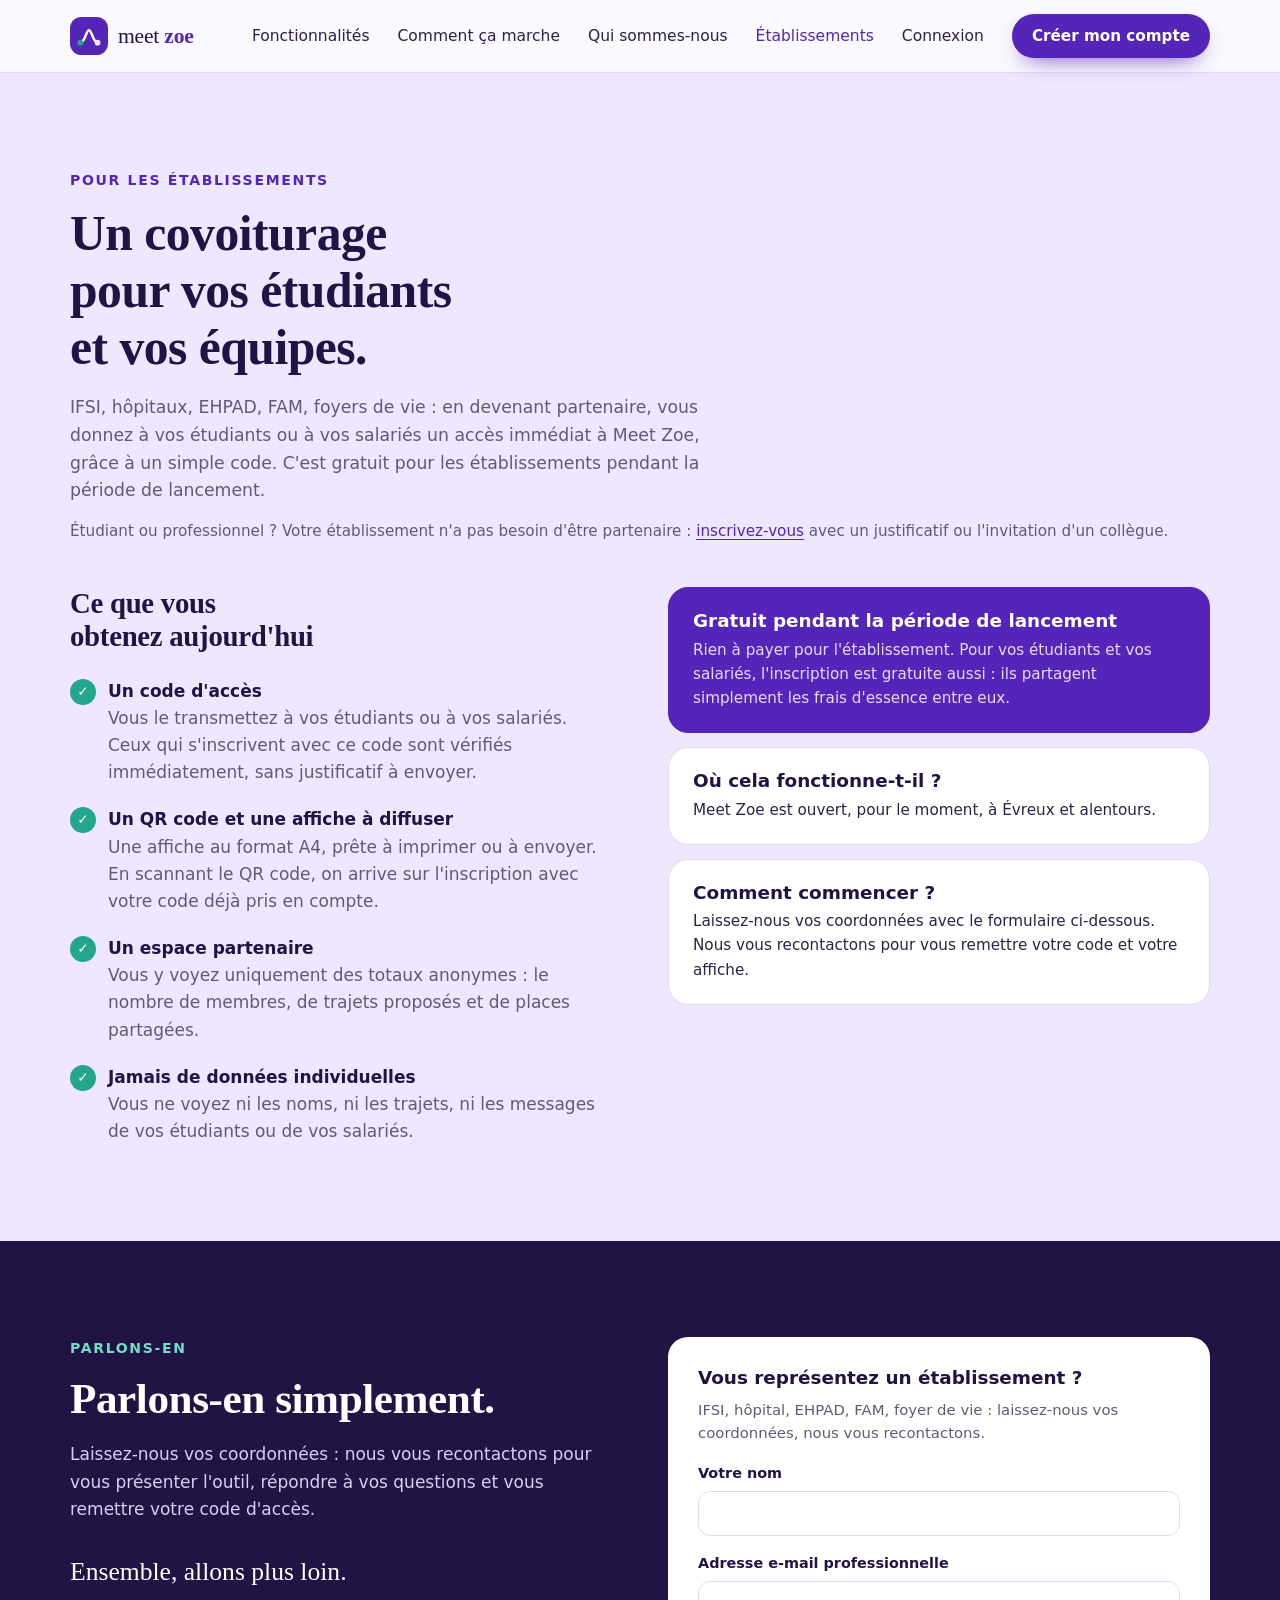
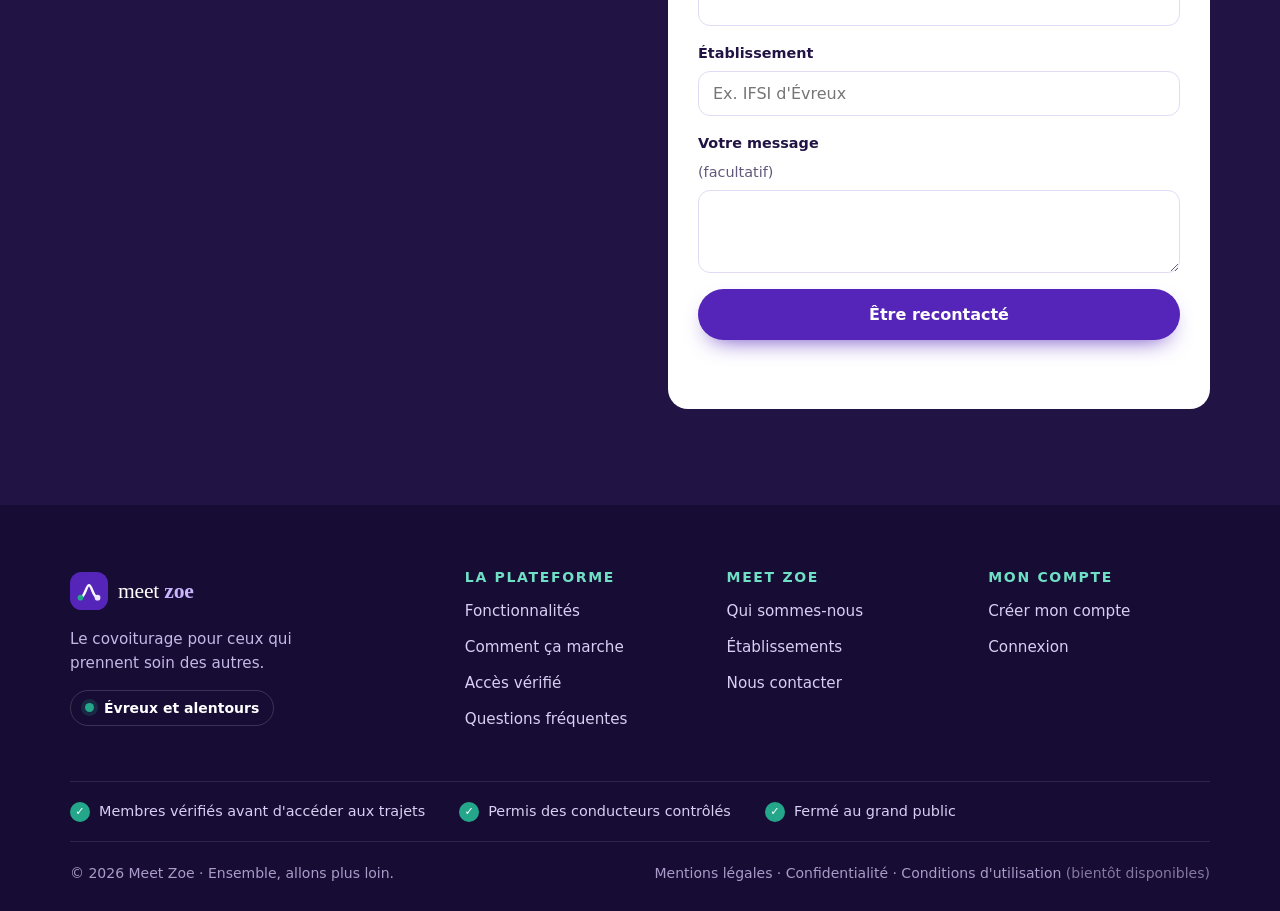
<file: etablissements.html>
<!doctype html>
<html lang="fr">
<head>
  <meta charset="utf-8">
  <meta name="viewport" content="width=device-width, initial-scale=1">
  <meta http-equiv="Content-Security-Policy" content="default-src 'self'; script-src 'self'; style-src 'self' 'unsafe-inline' https://fonts.googleapis.com; font-src 'self' https://fonts.gstatic.com; img-src 'self' data: blob: https://*.supabase.co; connect-src 'self' https://*.supabase.co https://geo.api.gouv.fr https://data.geopf.fr; object-src 'none'; base-uri 'self'; form-action 'self'">
  <meta name="referrer" content="strict-origin-when-cross-origin">
  <title>Établissements partenaires — Meet Zoe</title>
  <meta name="description" content="IFSI, hôpitaux, EHPAD, FAM, foyers de vie : offrez à vos étudiants et à vos équipes un covoiturage réservé au secteur. Gratuit pour les établissements pendant la période de lancement, à Évreux et alentours.">
  <meta property="og:type" content="website">
  <meta property="og:site_name" content="Meet Zoe">
  <meta property="og:locale" content="fr_FR">
  <meta property="og:title" content="Établissements partenaires — Meet Zoe">
  <meta property="og:description" content="IFSI, hôpitaux, EHPAD : donnez à vos étudiants et à vos équipes un accès immédiat à un covoiturage réservé au secteur.">
  <meta property="og:url" content="https://meetzoe.fr/etablissements.html">
  <link rel="canonical" href="https://meetzoe.fr/etablissements.html">
  <meta property="og:image" content="https://meetzoe.fr/images/partage.png">
  <meta property="og:image:width" content="1200">
  <meta property="og:image:height" content="630">
  <meta property="og:image:alt" content="Meet Zoe, le covoiturage pour ceux qui prennent soin des autres">
  <meta name="twitter:card" content="summary_large_image">
  <link rel="icon" type="image/svg+xml" href="images/icone.svg">
  <link rel="apple-touch-icon" href="images/icone-180.png">
  <meta name="theme-color" content="#5425B8">
  <link rel="preconnect" href="https://fonts.googleapis.com">
  <link rel="preconnect" href="https://fonts.gstatic.com" crossorigin>
  <link href="https://fonts.googleapis.com/css2?family=Fraunces:opsz,wght@9..144,500;9..144,600&family=Plus+Jakarta+Sans:wght@400;500;600;700&display=swap" rel="stylesheet">
  <link rel="stylesheet" href="styles.css?v=16">
</head>
<body>
  <a class="skip" href="#contenu">Aller au contenu</a>

  <!-- ===== En-tête ===== -->
  <header class="header">
    <div class="wrap header__in">
      <a class="logo" href="index.html" aria-label="Meet Zoe, accueil">
        <svg class="logo__mark" viewBox="0 0 40 40" aria-hidden="true">
          <rect width="40" height="40" rx="12" fill="#5425B8"/>
          <path d="M11 27c5-1 6-13 9-13s4 12 9 13" fill="none" stroke="#FAF9FD" stroke-width="2.6" stroke-linecap="round"/>
          <circle cx="11" cy="27" r="3" fill="#24A68A"/>
          <circle cx="29" cy="27" r="3" fill="#EEE7FF"/>
        </svg>
        <span class="logo__text">meet <b>zoe</b></span>
      </a>
      <a class="header__connexion" href="connexion.html">Connexion</a>
      <a class="btn btn--primary btn--sm header__cta" href="connexion.html#inscription">Créer mon compte</a>
      <button class="burger" aria-label="Ouvrir le menu" aria-expanded="false" aria-controls="menu">
        <span></span><span></span><span></span>
      </button>
      <nav class="nav" id="menu" aria-label="Navigation principale">
        <a href="index.html#fonctionnalites">Fonctionnalités</a>
        <a href="index.html#etapes">Comment ça marche</a>
        <a href="a-propos.html">Qui sommes-nous</a>
        <a href="etablissements.html" aria-current="page">Établissements</a>
        <a href="connexion.html">Connexion</a>
        <a class="btn btn--primary btn--sm" href="connexion.html#inscription">Créer mon compte</a>
      </nav>
    </div>
  </header>

  <main id="contenu">

    <!-- ===== Partenaires ===== -->
    <section class="section section--lav section--tete" id="partenaires">
      <div class="wrap">
        <p class="eyebrow">Pour les établissements</p>
        <h1>Un covoiturage pour vos étudiants et vos équipes.</h1>
        <p class="section__intro">IFSI, hôpitaux, EHPAD, FAM, foyers de vie : en devenant partenaire, vous donnez à vos étudiants ou à vos salariés un accès immédiat à Meet Zoe, grâce à un simple code. C'est gratuit pour les établissements pendant la période de lancement.</p>
        <p class="note note--haut">Étudiant ou professionnel ? Votre établissement n'a pas besoin d'être partenaire : <a href="connexion.html#inscription">inscrivez-vous</a> avec un justificatif ou l'invitation d'un collègue.</p>

        <div class="split split--top">
          <div>
            <h2 class="etab__titre">Ce que vous obtenez aujourd'hui</h2>
            <ul class="checks">
              <li><b>Un code d'accès</b> Vous le transmettez à vos étudiants ou à vos salariés. Ceux qui s'inscrivent avec ce code sont vérifiés immédiatement, sans justificatif à envoyer.</li>
              <li><b>Un QR code et une affiche à diffuser</b> Une affiche au format A4, prête à imprimer ou à envoyer. En scannant le QR code, on arrive sur l'inscription avec votre code déjà pris en compte.</li>
              <li><b>Un espace partenaire</b> Vous y voyez uniquement des totaux anonymes : le nombre de membres, de trajets proposés et de places partagées.</li>
              <li><b>Jamais de données individuelles</b> Vous ne voyez ni les noms, ni les trajets, ni les messages de vos étudiants ou de vos salariés.</li>
            </ul>
          </div>

          <div class="plans">
            <article class="plan plan--main">
              <h3>Gratuit pendant la période de lancement</h3>
              <p>Rien à payer pour l'établissement. Pour vos étudiants et vos salariés, l'inscription est gratuite aussi : ils partagent simplement les frais d'essence entre eux.</p>
            </article>
            <article class="plan">
              <h3>Où cela fonctionne-t-il&nbsp;?</h3>
              <p>Meet Zoe est ouvert, pour le moment, à Évreux et alentours.</p>
            </article>
            <article class="plan">
              <h3>Comment commencer&nbsp;?</h3>
              <p>Laissez-nous vos coordonnées avec le formulaire ci-dessous. Nous vous recontactons pour vous remettre votre code et votre affiche.</p>
            </article>
          </div>
        </div>
      </div>
    </section>

    <!-- ===== Contact ===== -->
    <section class="section section--night" id="contact-section">
      <div class="wrap split split--top">
        <div>
          <p class="eyebrow eyebrow--light">Parlons-en</p>
          <h2>Parlons-en simplement.</h2>
          <p>Laissez-nous vos coordonnées : nous vous recontactons pour vous présenter l'outil, répondre à vos questions et vous remettre votre code d'accès.</p>
          <p class="signature">Ensemble, allons plus loin.</p>
        </div>

        <form class="form" id="contact" novalidate>
          <h3>Vous représentez un établissement&nbsp;?</h3>
          <p class="aide">IFSI, hôpital, EHPAD, FAM, foyer de vie : laissez-nous vos coordonnées, nous vous recontactons.</p>
          <label>Votre nom
            <input type="text" name="nom" autocomplete="name" maxlength="120" required>
          </label>
          <label>Adresse e-mail professionnelle
            <input type="email" name="email" autocomplete="email" maxlength="160" required>
          </label>
          <label>Établissement
            <input type="text" name="organisme" maxlength="160" placeholder="Ex. IFSI d'Évreux" required>
          </label>
          <label class="piege" aria-hidden="true">Ne pas remplir
            <input type="text" name="site_web" tabindex="-1" autocomplete="off">
          </label>
          <label>Votre message <small>(facultatif)</small>
            <textarea name="message" rows="3" maxlength="2000"></textarea>
          </label>
          <button class="btn btn--primary" type="submit">Être recontacté</button>
          <p class="form__msg" id="message" role="status"></p>
        </form>
      </div>
    </section>
  </main>

  <footer class="footer">
    <div class="wrap footer__haut">
      <div class="footer__marque">
        <a class="logo" href="index.html" aria-label="Meet Zoe, accueil">
          <svg class="logo__mark" viewBox="0 0 40 40" aria-hidden="true">
            <rect width="40" height="40" rx="12" fill="#5425B8"/>
            <path d="M11 27c5-1 6-13 9-13s4 12 9 13" fill="none" stroke="#FAF9FD" stroke-width="2.6" stroke-linecap="round"/>
            <circle cx="11" cy="27" r="3" fill="#24A68A"/>
            <circle cx="29" cy="27" r="3" fill="#EEE7FF"/>
          </svg>
          <span class="logo__text logo__text--light">meet <b>zoe</b></span>
        </a>
        <p>Le covoiturage pour ceux qui prennent soin des autres.</p>
        <p class="footer__lieu"><span class="dot"></span> Évreux et alentours</p>
      </div>

      <nav class="footer__col" aria-label="La plateforme">
        <h2>La plateforme</h2>
        <a href="index.html#fonctionnalites">Fonctionnalités</a>
        <a href="index.html#etapes">Comment ça marche</a>
        <a href="index.html#acces">Accès vérifié</a>
        <a href="index.html#faq">Questions fréquentes</a>
      </nav>

      <nav class="footer__col" aria-label="Meet Zoe">
        <h2>Meet Zoe</h2>
        <a href="a-propos.html">Qui sommes-nous</a>
        <a href="etablissements.html">Établissements</a>
        <a href="contact.html">Nous contacter</a>
      </nav>

      <nav class="footer__col" aria-label="Mon compte">
        <h2>Mon compte</h2>
        <a href="connexion.html#inscription">Créer mon compte</a>
        <a href="connexion.html">Connexion</a>
      </nav>
    </div>

    <div class="wrap footer__confiance">
      <span>Membres vérifiés avant d'accéder aux trajets</span>
      <span>Permis des conducteurs contrôlés</span>
      <span>Fermé au grand public</span>
    </div>

    <div class="wrap footer__bas">
      <p>© <span id="annee"></span> Meet Zoe · Ensemble, allons plus loin.</p>
      <p>Mentions légales · Confidentialité · Conditions d'utilisation <em>(bientôt disponibles)</em></p>
    </div>
  </footer>

  <script src="vendor/supabase.js?v=16"></script>
  <script src="config.js?v=16"></script>
  <script src="js/commun.js?v=16"></script>
  <script src="app.js?v=16"></script>
  <script src="js/contact.js?v=16"></script>
</body>
</html>
</file>
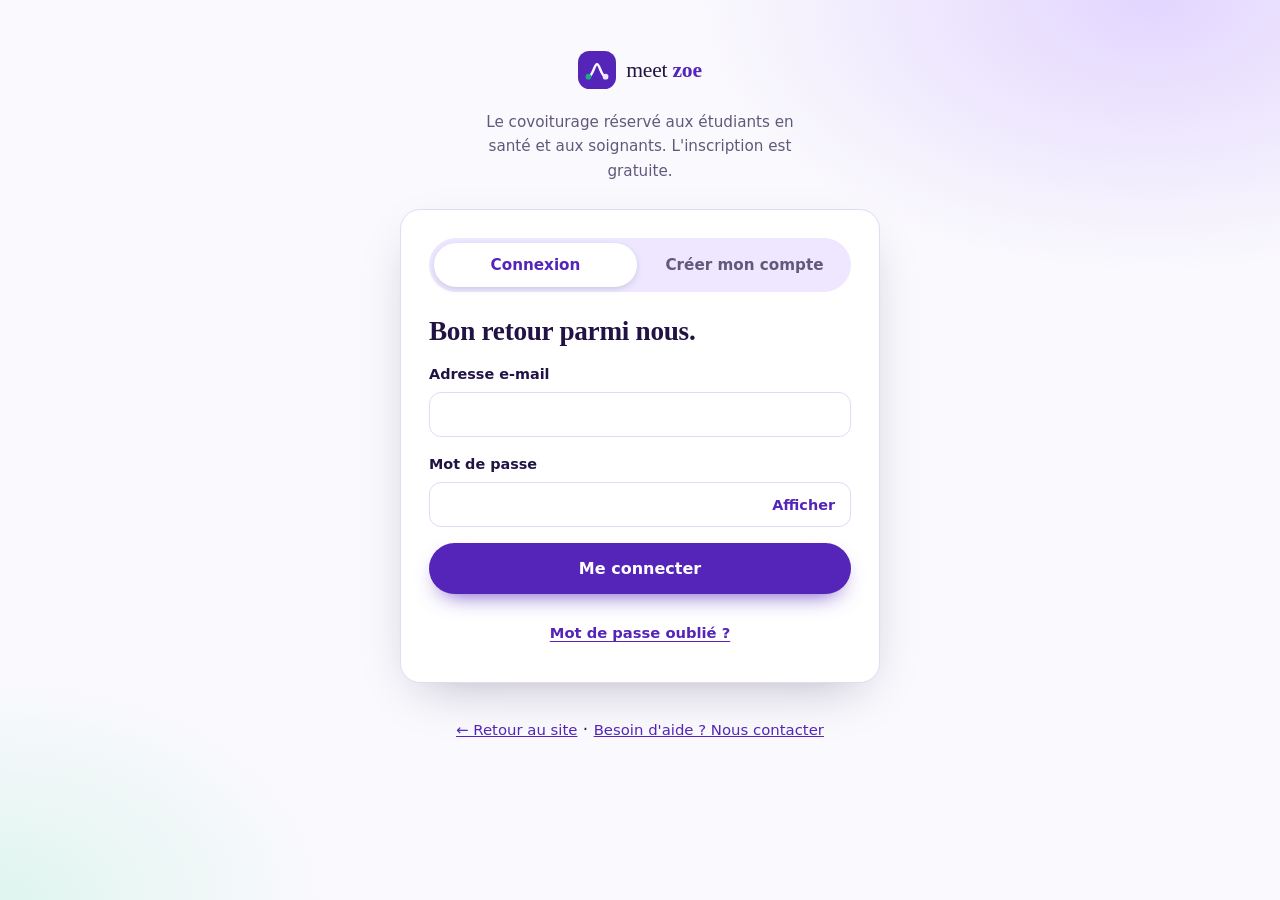
<file: partenaire.html>
<!doctype html>
<html lang="fr">
<head>
  <meta charset="utf-8">
  <meta name="viewport" content="width=device-width, initial-scale=1">
  <meta http-equiv="Content-Security-Policy" content="default-src 'self'; script-src 'self'; style-src 'self' 'unsafe-inline' https://fonts.googleapis.com; font-src 'self' https://fonts.gstatic.com; img-src 'self' data: blob: https://*.supabase.co; connect-src 'self' https://*.supabase.co https://geo.api.gouv.fr https://data.geopf.fr; object-src 'none'; base-uri 'self'; form-action 'self'">
  <meta name="referrer" content="strict-origin-when-cross-origin">
  <title>Espace partenaire — Meet Zoe</title>
  <meta name="robots" content="noindex">
  <link rel="icon" type="image/svg+xml" href="images/icone.svg">
  <link rel="apple-touch-icon" href="images/icone-180.png">
  <meta name="theme-color" content="#5425B8">
  <link rel="preconnect" href="https://fonts.googleapis.com">
  <link rel="preconnect" href="https://fonts.gstatic.com" crossorigin>
  <link href="https://fonts.googleapis.com/css2?family=Fraunces:opsz,wght@9..144,500;9..144,600&family=Plus+Jakarta+Sans:wght@400;500;600;700&display=swap" rel="stylesheet">
  <link rel="stylesheet" href="styles.css?v=16">
</head>
<body class="page-app">
  <header class="header">
    <div class="wrap header__in">
      <a class="logo" href="partenaire.html" aria-label="Meet Zoe, espace partenaire">
        <svg class="logo__mark" viewBox="0 0 40 40" aria-hidden="true">
          <rect width="40" height="40" rx="12" fill="#5425B8"/>
          <path d="M11 27c5-1 6-13 9-13s4 12 9 13" fill="none" stroke="#FAF9FD" stroke-width="2.6" stroke-linecap="round"/>
          <circle cx="11" cy="27" r="3" fill="#24A68A"/>
          <circle cx="29" cy="27" r="3" fill="#EEE7FF"/>
        </svg>
        <span class="logo__text">meet <b>zoe</b></span>
      </a>
      <div class="compte">
        <a class="lien" href="espace.html">Espace membre</a>
        <a class="lien" href="contact.html">Aide</a>
        <span class="compte__nom" id="compte-nom"></span>
        <button class="btn btn--ghost btn--sm" type="button" id="deconnexion">Déconnexion</button>
      </div>
    </div>
  </header>

  <main class="wrap app" id="contenu" hidden>
    <p class="eyebrow">Espace partenaire</p>
    <h1 id="etab-nom"></h1>
    <p class="section__intro" id="etab-abonnement"></p>

    <div class="chiffres" id="chiffres"></div>
    <p class="aide">Ces chiffres sont des totaux. Aucune donnée individuelle sur vos étudiants ou vos équipes n'est accessible ici.</p>

    <h2>Codes d'accès</h2>
    <p class="aide">Distribuez un code à vos étudiants ou à vos équipes : il les rattache à votre établissement et leur donne un accès immédiat, dans la limite de votre quota.</p>

    <form class="carte-form carte-form--ligne" id="form-code">
      <label>Libellé <small>(facultatif)</small>
        <input type="text" name="libelle" maxlength="80" placeholder="Ex. Promotion 2026">
      </label>
      <label>Utilisations max. <small>(vide = illimité)</small>
        <input type="number" name="max" min="1">
      </label>
      <label>Expire le <small>(facultatif)</small>
        <input type="date" name="expire">
      </label>
      <button class="btn btn--primary" type="submit">Créer un code</button>
    </form>

    <div class="tableau-zone">
      <table class="tableau">
        <thead><tr><th>Code</th><th>Libellé</th><th>Utilisations</th><th>Expiration</th><th>État</th><th></th></tr></thead>
        <tbody id="codes"></tbody>
      </table>
    </div>
  </main>

  <script src="vendor/qrcode.js?v=16"></script>
  <script src="vendor/supabase.js?v=16"></script>
  <script src="config.js?v=16"></script>
  <script src="js/commun.js?v=16"></script>
  <script src="js/partenaire.js?v=16"></script>
</body>
</html>
</file>
<file: styles.css>
/* =========================================================
   Meet Zoe — feuille de styles
   Les couleurs de la marque sont définies ici, une seule fois.
   ========================================================= */
:root {
  --violet: #5425B8;
  --violet-fonce: #43199a;
  --nuit: #211344;
  --lavande: #EEE7FF;
  --blanc: #FAF9FD;
  --vert: #24A68A;
  --vert-fonce: #1b8770;
  --texte: #2c2147;
  --texte-doux: #62597a;
  --bord: #e2daf5;
  --rayon: 20px;
  --ombre: 0 18px 50px -22px rgba(33, 19, 68, .35);
  --titre: "Fraunces", Georgia, serif;
  --corps: "Plus Jakarta Sans", system-ui, -apple-system, "Segoe UI", sans-serif;
}

* { box-sizing: border-box; }
html { scroll-behavior: smooth; scroll-padding-top: 84px; }
body {
  margin: 0;
  font-family: var(--corps);
  font-size: 17px;
  line-height: 1.6;
  color: var(--texte);
  background: var(--blanc);
  -webkit-font-smoothing: antialiased;
}
img, svg { max-width: 100%; }
a { color: var(--violet); }
h1, h2, h3 { margin: 0; color: var(--nuit); line-height: 1.15; }
h1, h2 { font-family: var(--titre); font-weight: 600; letter-spacing: -.01em; text-wrap: balance; }
h1 { font-size: clamp(2.3rem, 5.4vw, 3.9rem); }
h2 { font-size: clamp(1.8rem, 3.6vw, 2.7rem); max-width: 22ch; }
h3 { font-size: 1.15rem; font-weight: 700; }
p { margin: 0; }

.wrap { width: min(1140px, 100% - 40px); margin-inline: auto; }
.skip { position: absolute; left: -999px; }
.skip:focus { left: 16px; top: 16px; z-index: 100; background: #fff; padding: 10px 14px; border-radius: 10px; }
:focus-visible { outline: 3px solid var(--vert); outline-offset: 3px; border-radius: 6px; }

/* ---------- Boutons ---------- */
.btn {
  display: inline-flex; align-items: center; justify-content: center;
  padding: 14px 24px; border-radius: 999px; border: 2px solid transparent;
  font: 600 1rem var(--corps); text-decoration: none; cursor: pointer;
  transition: transform .15s, background .15s, box-shadow .15s;
}
.btn:hover { transform: translateY(-1px); }
.btn--primary { background: var(--violet); color: #fff; box-shadow: 0 10px 24px -12px var(--violet); }
.btn--primary:hover { background: var(--violet-fonce); }
.btn--ghost { border-color: var(--bord); color: var(--nuit); background: #fff; }
.btn--ghost:hover { border-color: var(--violet); }
.btn--green { background: var(--vert); color: #fff; }
.btn--green:hover { background: var(--vert-fonce); }
.btn--sm { padding: 10px 18px; font-size: .95rem; }

/* ---------- En-tête ---------- */
.header {
  position: sticky; top: 0; z-index: 50;
  background: rgba(250, 249, 253, .88); backdrop-filter: blur(12px);
  border-bottom: 1px solid var(--bord);
}
.header__in { display: flex; align-items: center; justify-content: space-between; height: 72px; }
.logo { display: inline-flex; align-items: center; gap: 10px; text-decoration: none; }
.logo__mark { width: 38px; height: 38px; }
.logo__text { font: 500 1.35rem var(--titre); color: var(--nuit); letter-spacing: -.01em; }
.logo__text b { color: var(--violet); font-weight: 600; }
.logo__text--light { color: #fff; }
.logo__text--light b { color: #c9b5ff; }
.nav { display: flex; align-items: center; gap: 28px; }
.nav a:not(.btn) { color: var(--texte); text-decoration: none; font-weight: 500; font-size: .97rem; }
.nav a:not(.btn):hover { color: var(--violet); }
.burger { display: none; background: none; border: 0; padding: 10px; cursor: pointer; }
.burger span { display: block; width: 24px; height: 2px; background: var(--nuit); margin: 5px 0; border-radius: 2px; }

/* ---------- Accueil ---------- */
.hero {
  background:
    radial-gradient(700px 420px at 88% 10%, #e3d6ff 0%, transparent 65%),
    radial-gradient(500px 340px at 0% 100%, #dff5ef 0%, transparent 65%),
    var(--blanc);
  padding: 72px 0 96px;
  overflow: hidden;
}
.hero__in { display: grid; grid-template-columns: 1.1fr .9fr; gap: 56px; align-items: center; }
.pill {
  display: inline-flex; align-items: center; gap: 10px;
  background: #fff; border: 1px solid var(--bord); border-radius: 999px;
  padding: 7px 16px; font-size: .88rem; font-weight: 600; color: var(--nuit);
  margin-bottom: 24px;
}
.dot { width: 9px; height: 9px; border-radius: 50%; background: var(--vert); box-shadow: 0 0 0 4px rgba(36, 166, 138, .18); }
.lead { font-size: 1.16rem; color: var(--texte-doux); margin-top: 22px; max-width: 54ch; }
.hero__cta { display: flex; flex-wrap: wrap; gap: 14px; margin-top: 32px; }
.hero__trust { list-style: none; padding: 0; margin: 30px 0 0; display: flex; flex-wrap: wrap; gap: 10px 24px; font-size: .93rem; font-weight: 500; color: var(--texte-doux); }
.hero__trust li { display: flex; align-items: center; gap: 7px; }
.hero__trust svg { width: 20px; height: 20px; background: var(--vert); border-radius: 50%; fill: none; stroke: #fff; stroke-width: 2.2; stroke-linecap: round; stroke-linejoin: round; }

.hero__visual { position: relative; padding: 20px 0 60px; }
.trip {
  background: #fff; border: 1px solid var(--bord); border-radius: var(--rayon);
  padding: 22px; box-shadow: var(--ombre);
}
.trip--float { transform: rotate(-1.5deg); }
.trip__head { display: flex; align-items: center; gap: 12px; }
.trip__head > div { flex: 1; min-width: 0; }
.trip__head strong { display: block; color: var(--nuit); }
.trip__head small, .match small { color: var(--texte-doux); font-size: .84rem; }
.avatar {
  flex: none; width: 46px; height: 46px; border-radius: 50%;
  display: grid; place-items: center;
  background: var(--lavande); color: var(--violet); font-weight: 700; font-size: .95rem;
}
.badge { font-size: .76rem; font-weight: 700; padding: 4px 10px; border-radius: 999px; white-space: nowrap; }
.badge--ok { background: #dcf4ee; color: #14705c; }
.route { display: flex; gap: 14px; margin: 20px 0; }
.route__line { width: 12px; display: flex; flex-direction: column; justify-content: space-between; align-items: center; padding: 7px 0; position: relative; }
.route__line::before { content: ""; position: absolute; top: 12px; bottom: 12px; width: 2px; background: repeating-linear-gradient(var(--bord) 0 5px, transparent 5px 9px); }
.route__line i { width: 12px; height: 12px; border-radius: 50%; border: 3px solid var(--violet); background: #fff; position: relative; }
.route__line i:last-child { border-color: var(--vert); }
.route__stops { display: grid; gap: 14px; }
.route__stops b { color: var(--nuit); margin-right: 8px; font-variant-numeric: tabular-nums; }
.trip__foot { display: flex; justify-content: space-between; align-items: center; gap: 12px; padding-top: 16px; border-top: 1px solid var(--bord); font-size: .88rem; color: var(--texte-doux); }
.seats { background: var(--lavande); color: var(--violet); font-weight: 700; padding: 4px 12px; border-radius: 999px; white-space: nowrap; }
.match {
  position: absolute; right: -6px; bottom: 0;
  display: flex; align-items: center; gap: 14px;
  background: var(--nuit); color: #fff; border-radius: 18px; padding: 14px 20px;
  box-shadow: var(--ombre);
}
.match strong { display: block; }
.match small { color: #c4b8e6; }
.match__score { font: 600 1.7rem var(--titre); color: #6fe0c6; }

/* ---------- Sections ---------- */
.section { padding: 96px 0; }
.section--lav { background: var(--lavande); }
.section--night { background: var(--nuit); color: #d8cff2; }
.section--night h2, .section--night h3 { color: #fff; }
.eyebrow { text-transform: uppercase; letter-spacing: .12em; font-size: .8rem; font-weight: 700; color: var(--violet); margin-bottom: 14px; }
.eyebrow--light { color: #6fe0c6; }
.section__intro { margin-top: 18px; max-width: 62ch; color: var(--texte-doux); font-size: 1.08rem; }
.grid3 { display: grid; grid-template-columns: repeat(3, 1fr); gap: 22px; margin-top: 48px; }
.split { display: grid; grid-template-columns: 1fr 1fr; gap: 56px; align-items: center; }
.split--top { align-items: start; }
.split > div > p:not(.eyebrow) { margin-top: 18px; max-width: 50ch; }

.card { background: #fff; border: 1px solid var(--bord); border-radius: var(--rayon); padding: 30px; }
.card h3 { margin: 18px 0 10px; }
.card p { color: var(--texte-doux); font-size: .98rem; }
.card__icon { display: grid; place-items: center; width: 52px; height: 52px; border-radius: 15px; background: var(--lavande); }
.card__icon svg { width: 26px; height: 26px; fill: none; stroke: var(--violet); stroke-width: 1.8; stroke-linecap: round; stroke-linejoin: round; }
.num { display: grid; place-items: center; width: 44px; height: 44px; border-radius: 50%; background: var(--violet); color: #fff; font: 600 1.2rem var(--titre); }

.who { list-style: none; margin: 0; padding: 0; display: grid; gap: 10px; }
.who li { background: #fff; border-radius: 16px; padding: 16px 20px; display: flex; flex-direction: column; border-left: 4px solid var(--violet); }
.who b { color: var(--nuit); }
.who span { font-size: .9rem; color: var(--texte-doux); }

.steps { list-style: none; padding: 0; margin: 48px 0 0; display: grid; grid-template-columns: repeat(4, 1fr); gap: 22px; }
.steps li { border-top: 2px solid rgba(255, 255, 255, .18); padding-top: 22px; }
.steps span { font: 500 1.9rem var(--titre); color: #6fe0c6; }
.steps h3 { margin: 10px 0 8px; }
.steps p { font-size: .96rem; }

/* ---------- Démo ---------- */
.demo { margin-top: 44px; display: grid; grid-template-columns: 340px 1fr; gap: 26px; align-items: start; }
.demo__form { background: #fff; border: 1px solid var(--bord); border-radius: var(--rayon); padding: 26px; display: grid; gap: 16px; box-shadow: var(--ombre); }
label { display: grid; gap: 6px; font-size: .9rem; font-weight: 600; color: var(--nuit); }
input[type="text"], input[type="email"], input[type="time"], select {
  width: 100%; padding: 12px 14px; border-radius: 12px; border: 1.5px solid var(--bord);
  font: 400 1rem var(--corps); color: var(--texte); background: #fff;
}
input:focus, select:focus { outline: none; border-color: var(--violet); box-shadow: 0 0 0 4px rgba(84, 37, 184, .14); }
.demo__results { display: grid; gap: 14px; }
.result { background: #fff; border: 1px solid var(--bord); border-radius: var(--rayon); padding: 20px 22px; display: grid; grid-template-columns: auto 1fr auto; gap: 18px; align-items: center; }
.result__score { width: 66px; height: 66px; border-radius: 50%; display: grid; place-items: center; font: 600 1.15rem var(--titre); color: var(--nuit); background: conic-gradient(var(--vert) calc(var(--p) * 1%), var(--lavande) 0); position: relative; isolation: isolate; }
.result__score::before { content: ""; position: absolute; inset: 6px; background: #fff; border-radius: 50%; z-index: -1; }
.result__main strong { color: var(--nuit); }
.result__main p { font-size: .93rem; color: var(--texte-doux); }
.result__tags { display: flex; flex-wrap: wrap; gap: 6px; margin-top: 8px; }
.tag { font-size: .78rem; font-weight: 600; padding: 3px 10px; border-radius: 999px; background: var(--lavande); color: var(--violet); }
.tag--ok { background: #dcf4ee; color: #14705c; }
.result__side { text-align: right; font-size: .88rem; color: var(--texte-doux); display: grid; gap: 8px; justify-items: end; }
.empty { background: #fff; border: 1.5px dashed var(--bord); border-radius: var(--rayon); padding: 34px; text-align: center; color: var(--texte-doux); }

/* ---------- Partenaires ---------- */
.checks { list-style: none; padding: 0; margin: 44px 0 0; display: grid; gap: 20px; }
.checks li { padding-left: 38px; position: relative; color: var(--texte-doux); }
.checks li::before { content: "✓"; position: absolute; left: 0; top: 1px; width: 26px; height: 26px; border-radius: 50%; background: var(--vert); color: #fff; display: grid; place-items: center; font-size: .85rem; font-weight: 700; }
.checks b { display: block; color: var(--nuit); }
.plans { display: grid; gap: 14px; margin-top: 44px; }
.plan { background: #fff; border-radius: var(--rayon); padding: 22px 24px; border: 1px solid var(--bord); }
.plan--main { background: var(--violet); border-color: var(--violet); color: #e6dcff; }
.plan--main h3 { color: #fff; }
.plan p { font-size: .95rem; margin: 6px 0 12px; }
.plan span { font-size: .8rem; font-weight: 700; text-transform: uppercase; letter-spacing: .08em; color: var(--vert); }
.plan--main span { color: #8ff0d8; }
.note { margin-top: 30px; font-size: .95rem; color: var(--texte-doux); }

.timeline { list-style: none; margin: 0; padding: 0 0 0 26px; border-left: 2px solid var(--bord); display: grid; gap: 22px; }
.timeline li { position: relative; color: var(--texte-doux); }
.timeline li::before { content: ""; position: absolute; left: -34px; top: 6px; width: 14px; height: 14px; border-radius: 50%; background: var(--violet); border: 3px solid var(--blanc); }
.timeline li:first-child::before { background: var(--vert); }
.timeline b { display: block; color: var(--nuit); }

/* ---------- Formulaire ---------- */
.signature { font: 500 1.6rem var(--titre); color: #fff; margin-top: 34px !important; }
.form { background: #fff; border-radius: var(--rayon); padding: 30px; display: grid; gap: 16px; color: var(--texte); }
.form__row { display: grid; grid-template-columns: 1fr 1fr; gap: 14px; }
fieldset { border: 0; padding: 0; margin: 0; display: grid; gap: 8px; }
legend { font-size: .9rem; font-weight: 600; color: var(--nuit); margin-bottom: 8px; padding: 0; }
.radio { display: flex; align-items: center; gap: 10px; font-weight: 500; padding: 11px 14px; border: 1.5px solid var(--bord); border-radius: 12px; cursor: pointer; }
.radio:has(input:checked) { border-color: var(--violet); background: #f6f1ff; }
.radio input { accent-color: var(--violet); width: 18px; height: 18px; margin: 0; }
.form__msg { font-size: .95rem; font-weight: 600; min-height: 1.5em; }
.form__msg.ok { color: #14705c; }
.form__msg.err { color: #b3261e; }
[hidden] { display: none !important; }

/* ---------- Pied de page ---------- */
.footer { background: #170c33; color: #a99cc9; padding: 48px 0 28px; font-size: .95rem; }
.footer__in { display: flex; justify-content: space-between; gap: 30px; flex-wrap: wrap; }
.footer nav { display: flex; gap: 24px; flex-wrap: wrap; }
.footer a { color: #d8cff2; text-decoration: none; }
.footer a:hover { color: #fff; }
.footer__legal { margin-top: 34px; padding-top: 22px; border-top: 1px solid rgba(255, 255, 255, .1); font-size: .85rem; }

/* ---------- Tablette et mobile ---------- */
@media (max-width: 940px) {
  .hero__in, .split, .demo { grid-template-columns: 1fr; gap: 40px; }
  .grid3 { grid-template-columns: 1fr; }
  .steps { grid-template-columns: 1fr 1fr; }
  .section { padding: 68px 0; }
  .hero { padding: 48px 0 64px; }
  .match { right: 0; }

  .burger { display: block; }
  .nav {
    display: none; position: absolute; top: 72px; left: 0; right: 0;
    flex-direction: column; align-items: stretch; gap: 0;
    background: var(--blanc); border-bottom: 1px solid var(--bord); padding: 10px 20px 20px;
  }
  .nav.open { display: flex; }
  .nav a:not(.btn) { padding: 14px 0; border-bottom: 1px solid var(--bord); }
  .nav .btn { margin-top: 16px; }
}
@media (max-width: 560px) {
  body { font-size: 16px; }
  .steps, .form__row { grid-template-columns: 1fr; }
  .result { grid-template-columns: auto 1fr; }
  .result__side { grid-column: 1 / -1; text-align: left; justify-items: start; grid-auto-flow: column; justify-content: space-between; align-items: center; }
  .form, .demo__form { padding: 22px; }
  .hero__cta .btn { width: 100%; }
}
@media (prefers-reduced-motion: reduce) {
  html { scroll-behavior: auto; }
  .btn { transition: none; }
}

/* =========================================================
   Pages de l'application (connexion, espaces membre,
   partenaire et administration)
   ========================================================= */
textarea, input[type="password"], input[type="date"], input[type="number"], input[type="tel"], input[type="file"] {
  width: 100%; padding: 12px 14px; border-radius: 12px; border: 1.5px solid var(--bord);
  font: 400 1rem var(--corps); color: var(--texte); background: #fff;
}
textarea { resize: vertical; }
textarea:focus { outline: none; border-color: var(--violet); box-shadow: 0 0 0 4px rgba(84, 37, 184, .14); }
label small, .aide { font-weight: 400; color: var(--texte-doux); }
.aide { font-size: .93rem; }
button:disabled { opacity: .55; cursor: progress; }
.pile { display: grid; gap: 16px; align-content: start; }
.form h3 { margin-bottom: -6px; }

.lien { background: none; border: 0; padding: 0; font: 600 .92rem var(--corps); color: var(--violet); cursor: pointer; text-decoration: underline; text-underline-offset: 3px; }
.lien--danger, .btn--danger { color: #b3261e; }
.btn--danger { background: #fff; border-color: #f0c9c6; }
.btn--danger:hover { background: #fdf1f0; }

.alerte { background: var(--lavande); border-left: 4px solid var(--violet); border-radius: 12px; padding: 14px 18px; margin: 22px 0; }
.alerte--err { background: #fdf1f0; border-color: #b3261e; }
.alerte--config { margin: 0; border-radius: 0; background: #fff4d6; border-color: #b7791f; }

/* ---------- Connexion ---------- */
.page-auth {
  min-height: 100vh;
  background:
    radial-gradient(700px 420px at 90% 0%, #e3d6ff 0%, transparent 65%),
    radial-gradient(500px 340px at 0% 100%, #dff5ef 0%, transparent 65%),
    var(--blanc);
}
.auth { width: min(480px, 100% - 32px); margin-inline: auto; padding: 48px 0; display: grid; gap: 26px; justify-items: center; }
.auth__carte { width: 100%; background: #fff; border: 1px solid var(--bord); border-radius: var(--rayon); padding: 28px; box-shadow: var(--ombre); }
.auth__carte h1 { font-size: 1.7rem; }
.auth__pied a { font-size: .93rem; }
.case { display: flex; grid-template-columns: none; align-items: flex-start; gap: 10px; font-weight: 400; }
.case input { width: 18px; height: 18px; margin-top: 3px; accent-color: var(--violet); flex: none; }

/* ---------- Onglets ---------- */
.onglets { display: flex; gap: 6px; background: var(--lavande); border-radius: 999px; padding: 5px; margin-bottom: 24px; }
.onglets button { flex: 1; border: 0; background: none; border-radius: 999px; padding: 10px 16px; font: 600 .95rem var(--corps); color: var(--texte-doux); cursor: pointer; white-space: nowrap; }
.onglets button[aria-selected="true"] { background: #fff; color: var(--violet); box-shadow: 0 2px 8px -3px rgba(33, 19, 68, .3); }
.onglets--page { overflow-x: auto; margin-bottom: 34px; }
.onglets--page button { flex: none; }

/* ---------- Structure des espaces ---------- */
.page-app { background: var(--blanc); }
.app { padding: 40px 0 90px; }
.app h1 { font-size: clamp(1.7rem, 3.2vw, 2.3rem); margin-bottom: 22px; }
.app h2 { font: 700 1.2rem var(--corps); letter-spacing: 0; max-width: none; margin: 34px 0 8px; }
.carte-form h2 { margin-top: 0; }
.compte { display: flex; align-items: center; gap: 18px; }
.compte__nom { font-weight: 600; color: var(--nuit); font-size: .95rem; }
.app .demo { margin-top: 0; }
.app .grid3 { margin-top: 30px; }
.app .card h3 { margin: 6px 0 0; }

.carte-form { background: #fff; border: 1px solid var(--bord); border-radius: var(--rayon); padding: 26px; display: grid; gap: 16px; max-width: 760px; }
.carte-form--ligne { max-width: none; grid-template-columns: 2fr 1fr 1fr auto; align-items: end; margin: 18px 0; }
.form__row--3 { grid-template-columns: 1fr 1fr 1fr; }
.deux-colonnes { display: grid; grid-template-columns: 1.2fr 1fr; gap: 24px; align-items: start; }
.barre { display: flex; justify-content: space-between; align-items: center; gap: 20px; flex-wrap: wrap; margin-bottom: 18px; }
.barre h1 { margin: 0; }
.filtre { grid-template-columns: auto auto; align-items: center; gap: 10px; }

.jours { display: flex; flex-wrap: wrap; gap: 8px; }
.jour { display: block; cursor: pointer; }
.jour input { position: absolute; opacity: 0; }
.jour span { display: block; padding: 9px 15px; border-radius: 999px; border: 1.5px solid var(--bord); font-weight: 600; font-size: .9rem; color: var(--texte-doux); }
.jour input:checked + span { background: var(--violet); border-color: var(--violet); color: #fff; }
.jour input:focus-visible + span { outline: 3px solid var(--vert); outline-offset: 2px; }

/* ---------- Suggestions de communes ---------- */
.champ-commune { position: relative; }
.suggestions { position: absolute; z-index: 20; top: 100%; left: 0; right: 0; margin: 4px 0 0; padding: 6px; list-style: none; background: #fff; border: 1px solid var(--bord); border-radius: 14px; box-shadow: var(--ombre); }
.suggestions button { width: 100%; text-align: left; border: 0; background: none; padding: 10px 12px; border-radius: 9px; font: 500 .95rem var(--corps); color: var(--texte); cursor: pointer; }
.suggestions button:hover, .suggestions button:focus { background: var(--lavande); }

/* ---------- Listes, cartes et tableaux ---------- */
.liste { display: grid; gap: 14px; }
.element { background: #fff; border: 1px solid var(--bord); border-radius: var(--rayon); padding: 20px 22px; }
.element__tete { display: flex; justify-content: space-between; gap: 20px; flex-wrap: wrap; }
.element__tete strong { color: var(--nuit); }
.element p { font-size: .93rem; color: var(--texte-doux); }
.element__actions { display: flex; align-items: center; gap: 14px; flex-wrap: wrap; }
.demandes { list-style: none; margin: 16px 0 0; padding: 14px 0 0; border-top: 1px solid var(--bord); display: grid; gap: 12px; }
.demandes li { display: flex; align-items: center; gap: 12px; flex-wrap: wrap; }
.demandes li > div:first-of-type { flex: 1; min-width: 140px; }
.demandes small { display: block; color: var(--texte-doux); font-size: .84rem; }
.citation { font-style: italic; }
.result__demande { grid-column: 1 / -1; display: grid; gap: 10px; padding-top: 14px; border-top: 1px solid var(--bord); justify-items: start; }
.result__demande label { width: 100%; }

.badge--demandee, .badge--en_attente, .badge--abo-essai { background: #fff4d6; color: #8a5a00; }
.badge--acceptee, .badge--verifie, .badge--abo-actif { background: #dcf4ee; color: #14705c; }
.badge--refusee, .badge--refuse, .badge--suspendu, .badge--abo-suspendu { background: #fdecea; color: #b3261e; }
.badge--annulee, .badge--abo-termine { background: #ecebf1; color: #5b5670; }

.tableau-zone { overflow-x: auto; background: #fff; border: 1px solid var(--bord); border-radius: var(--rayon); margin-top: 18px; }
.tableau { width: 100%; border-collapse: collapse; font-size: .93rem; }
.tableau th { text-align: left; font-size: .78rem; text-transform: uppercase; letter-spacing: .07em; color: var(--texte-doux); padding: 14px 16px; border-bottom: 1px solid var(--bord); white-space: nowrap; }
.tableau td { padding: 14px 16px; border-bottom: 1px solid var(--bord); vertical-align: top; }
.tableau tr:last-child td { border-bottom: 0; }
.tableau small { color: var(--texte-doux); }
.tableau select { padding: 7px 10px; font-size: .9rem; margin-bottom: 6px; }
.tableau__actions { white-space: nowrap; text-align: right; }
.tableau__actions > * { margin-left: 12px; }
code { font-family: ui-monospace, "SF Mono", Menlo, Consolas, monospace; font-size: .92em; background: var(--lavande); color: var(--nuit); padding: 3px 8px; border-radius: 7px; }

.chiffres { display: grid; grid-template-columns: repeat(4, 1fr); gap: 16px; margin: 30px 0 12px; }
.chiffre { background: #fff; border: 1px solid var(--bord); border-radius: var(--rayon); padding: 22px; }
.chiffre span { font: 600 2.2rem var(--titre); color: var(--nuit); }
.chiffre span small { font: 500 1rem var(--corps); color: var(--texte-doux); }
.chiffre p { font-size: .9rem; color: var(--texte-doux); }
.jauge { height: 8px; background: var(--lavande); border-radius: 99px; margin-top: 12px; overflow: hidden; }
.jauge i { display: block; height: 100%; background: var(--vert); border-radius: 99px; }

.invitations { list-style: none; margin: 0; padding: 0; display: grid; gap: 8px; }
.invitations li { display: flex; justify-content: space-between; align-items: center; gap: 10px; }

/* ---------- Messagerie ---------- */
.fil { width: min(520px, 100% - 24px); border: 0; border-radius: var(--rayon); padding: 0; box-shadow: var(--ombre); color: var(--texte); }
.fil::backdrop { background: rgba(33, 19, 68, .5); }
.fil header { display: flex; justify-content: space-between; align-items: center; gap: 16px; padding: 18px 22px; border-bottom: 1px solid var(--bord); }
.fil h2 { font: 700 1.05rem var(--corps); letter-spacing: 0; }
.fil__messages { height: min(46vh, 380px); overflow-y: auto; padding: 18px 22px; display: flex; flex-direction: column; gap: 10px; background: var(--blanc); }
.bulle { max-width: 82%; background: #fff; border: 1px solid var(--bord); border-radius: 16px 16px 16px 4px; padding: 10px 14px; align-self: flex-start; overflow-wrap: anywhere; }
.bulle--moi { align-self: flex-end; background: var(--violet); border-color: var(--violet); color: #fff; border-radius: 16px 16px 4px 16px; }
.bulle small { font-size: .74rem; opacity: .7; }
.fil form { display: flex; gap: 10px; padding: 14px 22px; border-top: 1px solid var(--bord); }
.fil form input { flex: 1; }

/* ---------- Notifications ---------- */
#toasts { position: fixed; z-index: 100; bottom: 22px; left: 50%; transform: translateX(-50%); display: grid; gap: 8px; width: min(440px, 100% - 32px); }
.toast { background: var(--nuit); color: #fff; padding: 13px 18px; border-radius: 14px; box-shadow: var(--ombre); font-size: .95rem; font-weight: 500; }
.toast--err { background: #b3261e; }

@media (max-width: 940px) {
  .deux-colonnes, .carte-form--ligne { grid-template-columns: 1fr; }
  .chiffres { grid-template-columns: 1fr 1fr; }
  .compte { gap: 12px; }
  .compte__nom { display: none; }
}
@media (max-width: 560px) {
  .form__row--3 { grid-template-columns: 1fr; }
  .compte .lien { font-size: .82rem; }
  .compte { flex-wrap: wrap; justify-content: flex-end; row-gap: 4px; }
  .compte .btn--sm { padding: 8px 12px; font-size: .82rem; }
  /* L'en-tête de l'espace grandit si ses liens passent sur deux lignes. */
  .page-app .header__in { height: auto; min-height: 72px; padding-top: 6px; padding-bottom: 6px; }
  .page-app .header .logo { flex: none; }
  .page-app .header .logo__text { white-space: nowrap; }
  .app { padding-top: 26px; }
  .auth__carte { padding: 22px; }
}

/* =========================================================
   Accueil : hiérarchie des boutons, réassurance, mobile
   ========================================================= */
.hero__cta { align-items: center; gap: 14px 26px; }
.lien-fleche { display: inline-flex; align-items: center; gap: 7px; min-height: 44px; font-weight: 600; font-size: .97rem; color: var(--nuit); text-decoration: underline; text-decoration-color: var(--bord); text-underline-offset: 5px; }
.lien-fleche:hover { color: var(--violet); text-decoration-color: var(--violet); }
.lien-fleche span { transition: transform .15s; }
.lien-fleche:hover span { transform: translateX(3px); }
.hero__note { display: flex; align-items: flex-start; gap: 8px; margin-top: 16px; font-size: .9rem; font-weight: 500; color: var(--texte-doux); max-width: 46ch; }
.hero__note svg { flex: none; width: 18px; height: 18px; margin-top: 2px; fill: none; stroke: var(--vert); stroke-width: 1.7; stroke-linecap: round; stroke-linejoin: round; }
.hero__trust { margin-top: 22px; }
.header__cta { display: none; }

/* Zones tactiles : 44 px minimum */
.btn--sm { min-height: 44px; }
.logo { min-height: 44px; }
.footer nav a { display: inline-flex; align-items: center; min-height: 44px; }
.note a { text-underline-offset: 3px; }

/* Le bouton vert garde sa couleur : un texte plus grand et plus gras le rend lisible. */
.btn--green:not(.btn--sm) { font-size: 1.17rem; font-weight: 700; }

@media (max-width: 940px) {
  .header__in { gap: 10px; }
  .header__cta { display: inline-flex; margin-left: auto; padding: 8px 16px; }

  /* La carte de démonstration remonte juste sous les boutons. */
  .hero__in { display: flex; flex-direction: column; align-items: stretch; gap: 0; }
  .hero { padding-top: 34px; }
  .pill { align-self: flex-start; margin-bottom: 18px; }
  .hero__text { display: contents; }
  .hero__visual { order: 1; width: 100%; max-width: 460px; padding: 0; margin-top: 30px; }
  .hero__trust { order: 2; margin-top: 26px; }
  .trip--float { transform: none; }
  .match { position: static; margin-top: 10px; border-radius: 16px; padding: 12px 18px; }
}
@media (max-width: 560px) {
  .hero__cta { flex-direction: column; align-items: stretch; gap: 6px; }
  .lien-fleche { justify-content: center; }
  .hero__note { margin-top: 8px; }
  .hero__trust { flex-direction: column; gap: 8px; }
  .trip { padding: 18px; }
  .trip__head { flex-wrap: wrap; }
  .trip__foot { flex-wrap: wrap; }
}

/* =========================================================
   Accueil en 4 sections : étapes, questions, appel final
   ========================================================= */
.steps--3 { grid-template-columns: repeat(3, 1fr); }
.section--tete h1 { font-size: clamp(2rem, 4.4vw, 3.1rem); max-width: 20ch; }

.faq { display: grid; gap: 34px; max-width: 820px; }
.faq h2 { max-width: none; }
.faq__liste { display: grid; gap: 12px; }
.faq details { background: #fff; border: 1px solid var(--bord); border-radius: 16px; }
.faq summary { display: flex; justify-content: space-between; align-items: center; gap: 16px; min-height: 60px; padding: 14px 20px; font-weight: 700; color: var(--nuit); cursor: pointer; list-style: none; }
.faq summary::-webkit-details-marker { display: none; }
.faq summary::after { content: "+"; flex: none; width: 30px; height: 30px; display: grid; place-items: center; border-radius: 50%; background: var(--lavande); color: var(--violet); font-size: 1.25rem; font-weight: 500; line-height: 1; }
.faq details[open] summary::after { content: "–"; }
.faq details p { padding: 0 20px 20px; color: var(--texte-doux); font-size: .98rem; }

.cta-final { margin-top: 22px; background: var(--lavande); border-radius: 26px; padding: 44px 28px; display: grid; gap: 14px; justify-items: center; text-align: center; }
.cta-final h2 { font-size: clamp(1.6rem, 3.2vw, 2.2rem); }
.cta-final p { color: var(--texte-doux); }
.cta-final small { color: var(--texte-doux); font-size: .88rem; max-width: 40ch; }

@media (max-width: 940px) {
  .steps--3 { grid-template-columns: 1fr; gap: 0; }
  .steps--3 li { padding: 20px 0; }
  .section h2 { max-width: none; }
  .grid3 { margin-top: 30px; gap: 14px; }
  .card { padding: 22px; }
}
@media (max-width: 560px) {
  .section { padding: 54px 0; }
  .cta-final { padding: 34px 20px; }
  .cta-final .btn { width: 100%; }
}
.section--night .form h3 { color: var(--nuit); }

/* =========================================================
   Accueil détaillé et page « Qui sommes-nous »
   ========================================================= */
.nav a[aria-current="page"] { color: var(--violet); }
.section h2 { max-width: 24ch; }
.split > div > p + p { margin-top: 14px; }

/* Exemple Camille / Thomas */
.scenario { margin-top: 44px; display: grid; grid-template-columns: 1fr auto 1fr; gap: 18px 22px; align-items: center; background: var(--lavande); border-radius: 26px; padding: 34px; }
.scenario__label { grid-column: 1 / -1; font-size: .8rem; font-weight: 700; text-transform: uppercase; letter-spacing: .12em; color: var(--violet); }
.scenario__carte { background: #fff; border-radius: var(--rayon); padding: 24px; display: grid; gap: 10px; justify-items: start; align-content: start; height: 100%; }
.scenario__carte p { color: var(--texte-doux); font-size: .96rem; }
.avatar--vert { background: #dcf4ee; color: #14705c; }
.scenario__lien { display: grid; justify-items: center; align-content: center; width: 92px; height: 92px; border-radius: 50%; background: var(--nuit); color: #fff; }
.scenario__lien span { font: 600 1.5rem var(--titre); color: #6fe0c6; line-height: 1; }
.scenario__lien small { font-size: .68rem; color: #c4b8e6; }
.scenario__fin { grid-column: 1 / -1; text-align: center; color: var(--texte); max-width: 62ch; justify-self: center; }
.scenario__fin b { color: var(--nuit); }

/* Fonctionnalités avec aperçu d'écran */
.fonctions { margin-top: 44px; display: grid; grid-template-columns: 1fr 1fr; gap: 22px; }
.fonction { background: #fff; border: 1px solid var(--bord); border-radius: var(--rayon); padding: 22px; display: grid; gap: 10px; align-content: start; }
.fonction h3 { margin-top: 8px; }
.fonction > p { color: var(--texte-doux); font-size: .98rem; }
.mock { background: var(--blanc); border: 1px solid var(--bord); border-radius: 16px; padding: 18px; min-height: 148px; display: grid; gap: 12px; align-content: center; font-size: .93rem; }
.mock small { display: block; color: var(--texte-doux); font-size: .84rem; }
.mock strong, .mock b { color: var(--nuit); }
.mock__ligne { display: flex; flex-wrap: wrap; gap: 6px 10px; align-items: center; }
.mock__ligne span { color: var(--violet); font-weight: 700; }
.mock__bouton { justify-self: start; background: var(--violet); color: #fff; font-weight: 600; font-size: .85rem; padding: 7px 16px; border-radius: 999px; }
.mock__resultat { display: flex; gap: 16px; align-items: center; }
.mock__resultat .result__score { flex: none; }
.mock__demande { display: flex; align-items: center; gap: 12px; }
.mock__demande > div { flex: 1; min-width: 0; }
.mock--fil { display: flex; flex-direction: column; justify-content: center; gap: 8px; }
.mock--fil .bulle { font-size: .9rem; padding: 8px 13px; }

.etapes__cta { margin-top: 40px; }

/* Publics */
.card--public { display: grid; gap: 12px; align-content: start; }
.card--public h3 { margin: 0; font-size: 1.3rem; }
.card__sous { font-size: .88rem !important; }
.coches { list-style: none; margin: 4px 0 0; padding: 0; display: grid; gap: 10px; }
.coches li { position: relative; padding-left: 30px; color: var(--texte); font-size: .97rem; }
.coches li::before { content: "✓"; position: absolute; left: 0; top: 2px; width: 20px; height: 20px; border-radius: 50%; background: var(--vert); color: #fff; display: grid; place-items: center; font-size: .7rem; font-weight: 700; }
.coches--non li::before { content: "✕"; background: var(--nuit); }
.section--lav .card { border-color: transparent; }

/* Qui sommes-nous */
.temoignage { margin: 0; background: var(--nuit); color: #fff; border-radius: 26px; padding: 36px 32px; }
.temoignage blockquote { margin: 0; font: 500 1.45rem/1.4 var(--titre); }
.temoignage figcaption { margin-top: 20px; font-size: .9rem; font-weight: 600; color: #6fe0c6; }
.deux-listes { margin-top: 40px; display: grid; grid-template-columns: 1fr 1fr; gap: 22px; }
.deux-listes .card h3 { margin: 0 0 16px; font-size: 1.25rem; }
.timeline--clair { border-color: rgba(255, 255, 255, .2); }
.timeline--clair li { color: #d8cff2; }
.timeline--clair b { color: #fff; }
.timeline--clair li::before { border-color: var(--nuit); }
.cta-final .lien-fleche { justify-content: center; }

@media (max-width: 940px) {
  .scenario { grid-template-columns: 1fr; padding: 24px 20px; justify-items: stretch; }
  .scenario__lien { justify-self: center; width: 78px; height: 78px; }
  .scenario__fin { text-align: left; }
  .fonctions, .deux-listes { grid-template-columns: 1fr; margin-top: 30px; }
  .mock { min-height: 0; }
  .temoignage blockquote { font-size: 1.25rem; }
}
@media (max-width: 560px) {
  .mock__resultat { align-items: flex-start; }
  .temoignage { padding: 28px 22px; }
}

/* =========================================================
   Messagerie (boîte de réception) et documents conducteur
   ========================================================= */
.pastille { display: inline-grid; place-items: center; min-width: 22px; height: 22px; padding: 0 6px; border-radius: 99px; background: var(--vert); color: #fff; font-size: .75rem; font-weight: 700; vertical-align: middle; }
.pastille[hidden] { display: none; }
.conversation { display: flex; align-items: center; gap: 14px; width: 100%; text-align: left; background: #fff; border: 1px solid var(--bord); border-radius: var(--rayon); padding: 16px 20px; font: inherit; color: inherit; cursor: pointer; }
.conversation:hover { border-color: var(--violet); }
.conversation--nonlu { border-color: var(--vert); background: #f4fbf9; }
.conversation__texte { flex: 1; min-width: 0; display: grid; gap: 2px; }
.conversation__texte strong { color: var(--nuit); }
.conversation small { color: var(--texte-doux); font-size: .84rem; }
.conversation__extrait { color: var(--texte-doux); font-size: .93rem; white-space: nowrap; overflow: hidden; text-overflow: ellipsis; }
.conversation--nonlu .conversation__extrait { color: var(--nuit); font-weight: 600; }
.conversation__cote { display: grid; gap: 6px; justify-items: end; flex: none; }
.badge--contact { background: var(--lavande); color: var(--violet); }
.badge--cond-en_attente { background: #fff4d6; color: #8a5a00; }
.badge--cond-valide { background: #dcf4ee; color: #14705c; }
.badge--cond-refuse { background: #fdecea; color: #b3261e; }
.bloc-conducteur { margin-top: 10px; padding-top: 10px; border-top: 1px dashed var(--bord); display: grid; gap: 6px; justify-items: start; }
.result__side .lien { min-height: 32px; }
@media (max-width: 560px) {
  .conversation { align-items: flex-start; padding: 14px 16px; }
  .conversation__cote small { font-size: .76rem; }
}

/* =========================================================
   Recherche sur une période et recherches enregistrées
   ========================================================= */
.app .demo { grid-template-columns: 390px 1fr; }
.demo__form .form__row { gap: 10px; }
.demo__form .jour span { padding: 8px 12px; font-size: .86rem; }
.demo__form .jours { gap: 6px; }
.tag--non { background: #ecebf1; color: #5b5670; }
.resultats__tete { display: flex; justify-content: space-between; align-items: center; gap: 12px; flex-wrap: wrap; }
.resultats__tete p { color: var(--texte-doux); font-size: .95rem; }
.resultats__tete b { color: var(--nuit); }
.empty p { margin-top: 10px; }
.besoins, .recherches { background: #fff; border: 1px solid var(--bord); border-radius: var(--rayon); padding: 20px 22px; margin-bottom: 22px; display: grid; gap: 10px; }
.besoins h2, .recherches h2 { margin: 0; }
.besoin { display: flex; align-items: center; gap: 14px; flex-wrap: wrap; padding-top: 10px; border-top: 1px solid var(--bord); }
.besoin > div { flex: 1; min-width: 200px; }
.besoin strong { color: var(--nuit); }
.besoin small { display: block; color: var(--texte-doux); font-size: .86rem; }
.besoin .lien { min-height: 44px; }
.recherches { max-width: 760px; }
.recherches ul { list-style: none; margin: 0; padding: 0; display: grid; gap: 8px; }
.recherches li { display: flex; flex-wrap: wrap; gap: 4px 14px; padding-top: 8px; border-top: 1px solid var(--bord); font-size: .95rem; }
.recherches li b { color: var(--nuit); }
.recherches li span { color: var(--texte-doux); }
@media (max-width: 940px) { .app .demo { grid-template-columns: 1fr; } }
.demo__form { grid-template-columns: minmax(0, 1fr); }
.form__row > *, .demo__form label { min-width: 0; }
.demo__form .form__row { grid-template-columns: minmax(0, 1fr) minmax(0, 1fr); }
.demo__form input, .demo__form select { min-width: 0; }
.demo__form input[type="date"], .demo__form input[type="time"] { padding-inline: 10px; }

/* =========================================================
   Fiche des membres, photo, avis, modération
   ========================================================= */
.piege { position: absolute; left: -9999px; width: 1px; height: 1px; overflow: hidden; }
.avatar--photo { object-fit: cover; padding: 0; }
.avatar--grand { width: 84px; height: 84px; font-size: 1.6rem; }
.lien-nom { background: none; border: 0; padding: 0; font: 700 1rem var(--corps); color: var(--nuit); cursor: pointer; text-decoration: underline; text-decoration-color: var(--bord); text-underline-offset: 4px; }
.lien-nom:hover { color: var(--violet); text-decoration-color: var(--violet); }
.note-etoiles { color: #8a5a00; font-weight: 700; font-size: .92rem; white-space: nowrap; }
.note-etoiles small { font-weight: 500; color: var(--texte-doux); }
.result__qui { display: flex; gap: 12px; align-items: center; margin-bottom: 6px; }

.fiche { width: min(480px, 100% - 24px); }
.fiche__corps { padding: 22px; display: grid; gap: 16px; max-height: 70vh; overflow-y: auto; }
.fiche__tete { display: flex; gap: 16px; align-items: center; }
.fiche__tete h3 { font-size: 1.3rem; }
.fiche__tete p { color: var(--texte-doux); font-size: .93rem; margin: 2px 0 8px; }
.fiche__chiffres { margin: 0; display: grid; grid-template-columns: repeat(3, 1fr); gap: 10px; }
.fiche__chiffres div { background: var(--blanc); border: 1px solid var(--bord); border-radius: 14px; padding: 12px; }
.fiche__chiffres dt { font-size: .76rem; color: var(--texte-doux); text-transform: uppercase; letter-spacing: .05em; }
.fiche__chiffres dd { margin: 4px 0 0; font-weight: 700; color: var(--nuit); }
.fiche h4 { margin: 4px 0 0; font-size: .95rem; color: var(--nuit); }
.fiche__avis { list-style: none; margin: 0; padding: 0; display: grid; gap: 12px; }
.fiche__avis li { border-top: 1px solid var(--bord); padding-top: 10px; }
.fiche__avis small { color: var(--texte-doux); }
.fiche__avis p { font-size: .95rem; margin-top: 4px; overflow-wrap: anywhere; }
.fiche__corps .lien { justify-self: start; min-height: 44px; }
.fil__clos { padding: 14px 22px; border-top: 1px solid var(--bord); }

.photo-profil { display: flex; gap: 18px; align-items: center; }
.form-avis { margin-top: 16px; padding-top: 16px; border-top: 1px solid var(--bord); display: grid; gap: 12px; justify-items: start; max-width: 520px; }
.form-avis label { width: 100%; }
.carte-form h2 small { font: 400 .85rem var(--corps); color: var(--texte-doux); }
@media (max-width: 560px) {
  .fiche__chiffres { grid-template-columns: 1fr 1fr; }
  .photo-profil { align-items: flex-start; }
}
.note--haut { margin-top: 14px; }
.champ-code { font-size: 1.5rem !important; letter-spacing: .35em; text-align: center; font-variant-numeric: tabular-nums; }

/* =========================================================
   Pied de page
   ========================================================= */
.footer { padding: 64px 0 26px; }
.footer__haut { display: grid; grid-template-columns: 1.6fr 1fr 1fr 1fr; gap: 40px; }
.footer__marque { display: grid; gap: 14px; align-content: start; justify-items: start; }
.footer__marque p { color: #c4b8e6; max-width: 30ch; }
.footer__lieu { display: inline-flex; align-items: center; gap: 10px; font-size: .86rem; font-weight: 600; color: #fff !important; border: 1px solid rgba(255, 255, 255, .16); border-radius: 999px; padding: 6px 14px; }
.footer__col { display: grid !important; gap: 2px; align-content: start; justify-items: start; }
.footer__col h2 { font: 700 .78rem var(--corps); letter-spacing: .12em; text-transform: uppercase; color: #6fe0c6; margin: 0 0 8px; max-width: none; }
.footer__col a { color: #d8cff2; min-height: 40px; display: inline-flex; align-items: center; }
.footer__col a:hover { color: #fff; text-decoration: underline; text-underline-offset: 4px; }
.footer__confiance { margin-top: 44px; padding: 18px 0; border-top: 1px solid rgba(255, 255, 255, .1); border-bottom: 1px solid rgba(255, 255, 255, .1); display: flex; flex-wrap: wrap; gap: 10px 34px; font-size: .9rem; font-weight: 500; color: #d8cff2; }
.footer__confiance span { display: inline-flex; align-items: center; gap: 9px; }
.footer__confiance span::before { content: "✓"; width: 20px; height: 20px; border-radius: 50%; background: var(--vert); color: #fff; display: grid; place-items: center; font-size: .7rem; font-weight: 700; flex: none; }
.footer__bas { margin-top: 20px; display: flex; justify-content: space-between; flex-wrap: wrap; gap: 8px 24px; font-size: .85rem; color: #a99cc9; }
.footer__bas em { font-style: normal; opacity: .75; }
@media (max-width: 940px) {
  .footer { padding-top: 48px; }
  .footer__haut { grid-template-columns: 1fr 1fr; gap: 32px 24px; }
  .footer__marque { grid-column: 1 / -1; }
  .footer__col a { min-height: 44px; }
}
@media (max-width: 560px) {
  .footer__confiance { flex-direction: column; }
  .footer__bas { flex-direction: column; }
}
.footer .footer__col { gap: 0; }
.footer .footer__col a { min-height: 36px; }
@media (max-width: 940px) { .footer .footer__col a { min-height: 44px; } }
.plan p:last-child { margin-bottom: 0; }

/* =========================================================
   Accueil : titre en deux couleurs, repères, téléphones, bandeau
   ========================================================= */
h1 .accent { color: var(--violet); }

.reperes { list-style: none; margin: 30px 0 0; padding: 0; display: flex; flex-wrap: wrap; gap: 14px 0; }
.reperes li { display: flex; align-items: center; gap: 10px; padding: 0 20px; border-left: 1px solid var(--bord); font-size: .88rem; font-weight: 600; line-height: 1.25; color: var(--nuit); }
.reperes li:first-child { padding-left: 0; border-left: 0; }
.reperes svg { flex: none; width: 30px; height: 30px; fill: none; stroke: var(--violet); stroke-width: 1.7; stroke-linecap: round; stroke-linejoin: round; }
.reperes li:last-child svg { stroke: var(--vert); }

/* Écrans présentés dans un contour de téléphone */
.fonction { grid-template-columns: 210px 1fr; column-gap: 24px; align-items: center; }
.fonction .telephone { grid-row: 1 / span 2; }
.fonction h3 { align-self: end; margin: 0; }
.fonction > p { align-self: start; }
.telephone { width: 210px; background: var(--nuit); border-radius: 34px; padding: 9px; box-shadow: var(--ombre); position: relative; }
.telephone::before { content: ""; position: absolute; top: 15px; left: 50%; width: 52px; height: 6px; margin-left: -26px; border-radius: 99px; background: var(--nuit); z-index: 1; }
.telephone__ecran { background: var(--blanc); border-radius: 26px; min-height: 292px; padding: 30px 10px 14px; display: flex; flex-direction: column; gap: 10px; overflow: hidden; }
.telephone__barre { display: flex; justify-content: space-between; align-items: baseline; gap: 6px; padding: 0 4px 8px; border-bottom: 1px solid var(--bord); font-size: .7rem; font-weight: 700; color: var(--texte-doux); text-transform: uppercase; letter-spacing: .05em; }
.telephone__barre span { font: 500 .92rem var(--titre); color: var(--nuit); text-transform: none; letter-spacing: 0; }
.telephone__barre b { color: var(--violet); font-weight: 600; }
.telephone .mock { flex: 1; border: 0; background: none; padding: 4px; min-height: 0; font-size: .8rem; gap: 10px; align-content: center; }
.telephone .mock small { font-size: .72rem; }
.telephone .tag, .telephone .badge { font-size: .66rem; padding: 3px 8px; }
.telephone .mock__bouton { font-size: .74rem; justify-self: stretch; text-align: center; padding: 8px; }
.telephone .mock__resultat { flex-direction: column; align-items: flex-start; gap: 10px; background: #fff; border: 1px solid var(--bord); border-radius: 14px; padding: 12px; }
.telephone .result__score { width: 52px; height: 52px; font-size: .95rem; }
.telephone .mock__demande { background: #fff; border: 1px solid var(--bord); border-radius: 14px; padding: 9px; gap: 8px; flex-wrap: wrap; }
.telephone .avatar { width: 32px; height: 32px; font-size: .72rem; }
.telephone .mock__ligne { background: #fff; border: 1px solid var(--bord); border-radius: 14px; padding: 10px; }
.telephone .bulle { font-size: .78rem; padding: 7px 10px; }

/* Bandeau établissements */
.section--bandeau { padding-bottom: 0; }
.bandeau { background: var(--nuit); color: #d8cff2; border-radius: 28px; padding: 48px; display: grid; grid-template-columns: 1fr 260px; gap: 40px; align-items: center; }
.bandeau > div { display: grid; gap: 16px; justify-items: start; }
.bandeau h2 { color: #fff; font-size: clamp(1.6rem, 3vw, 2.2rem); max-width: 22ch; }
.bandeau p:not(.eyebrow) { max-width: 52ch; }
.bandeau .eyebrow { margin: 0; }
.btn--clair { background: #fff; color: var(--nuit); gap: 8px; margin-top: 6px; }
.btn--clair:hover { background: var(--lavande); }
.bandeau__dessin { width: 100%; fill: none; stroke: #c9b5ff; stroke-width: 2.2; stroke-linecap: round; stroke-linejoin: round; opacity: .9; }

@media (max-width: 940px) {
  .reperes { order: 2; margin-top: 26px; display: grid; grid-template-columns: 1fr 1fr; gap: 16px 12px; }
  .reperes li, .reperes li:first-child { padding: 0; border: 0; }
  .fonction { grid-template-columns: 1fr; justify-items: center; text-align: center; row-gap: 12px; }
  .fonction .telephone { grid-row: auto; }
  .fonction h3 { margin-top: 10px; }
  .bandeau { grid-template-columns: 1fr; padding: 34px 26px; }
  .bandeau__dessin { max-width: 220px; justify-self: center; }
}
@media (max-width: 560px) {
  .bandeau .btn { width: 100%; }
}
.telephone__ecran { height: 330px; min-height: 0; }
.telephone__barre { white-space: nowrap; }
.telephone .mock__demande { display: grid; grid-template-columns: 32px 1fr; align-items: center; gap: 4px 8px; }
.telephone .mock__demande strong { white-space: nowrap; }
.telephone .mock__demande .badge { grid-column: 2; justify-self: start; }
.telephone { text-align: left; }

/* =========================================================
   Accueil : deux entrées (chercher / proposer), exemple légendé
   ========================================================= */
.hero__etab { margin-top: 6px; }
.trip__etiquette { font-size: .72rem; font-weight: 700; text-transform: uppercase; letter-spacing: .1em; color: var(--violet); margin-bottom: 12px; }
.auth__rappel { text-align: center; color: var(--texte-doux); font-size: .95rem; max-width: 34ch; margin-top: -8px; }
@media (max-width: 940px) {
  .hero__etab { order: 0; }
}
@media (max-width: 560px) {
  .hero__cta { gap: 10px; }
  .hero__etab { text-align: center; }
}

/* =========================================================
   Page « Nous contacter »
   ========================================================= */
.contact__points { margin: 24px 0; }
.split > div > .aide + .aide { margin-top: 10px; }
.faq details p a { color: var(--violet); }

/* =========================================================
   Formulaires simplifiés : raccourcis, options repliées
   ========================================================= */
.raccourcis { display: flex; flex-wrap: wrap; gap: 8px; margin-bottom: 4px; }
.raccourcis button { min-height: 44px; padding: 8px 16px; border-radius: 12px; border: 1.5px solid var(--bord); background: #fff; font: 600 .9rem var(--corps); color: var(--nuit); cursor: pointer; }
.raccourcis button:hover { border-color: var(--violet); }
.raccourcis button[aria-pressed="true"] { background: var(--lavande); border-color: var(--violet); color: var(--violet); }
.demo__form fieldset, .carte-form fieldset { gap: 10px; }
.demo__form legend, .carte-form legend { font-size: .98rem; font-weight: 700; margin-bottom: 4px; }
.demo__form > label, .carte-form > label, .carte-form .form__row > label { font-size: .98rem; }
.plus { border-top: 1px solid var(--bord); padding-top: 12px; }
.plus summary { cursor: pointer; font-weight: 600; font-size: .92rem; color: var(--violet); min-height: 32px; }
.plus[open] summary { margin-bottom: 12px; }
.plus .aide { margin-top: 10px; }
.result__phrase { font-weight: 700; color: var(--nuit) !important; font-size: 1rem !important; margin: 2px 0 6px; }
.besoin .badge { white-space: normal; text-align: center; }
@media (max-width: 560px) {
  .raccourcis button { flex: 1 1 auto; }
}
.demo__form .raccourcis { gap: 6px; }
.demo__form .raccourcis button { padding: 8px 10px; font-size: .84rem; }

/* =========================================================
   Raccourcis bien visibles une fois choisis, avis dans le profil
   ========================================================= */
.raccourcis button[aria-pressed="true"] { background: var(--violet); border-color: var(--violet); color: #fff; }
.raccourcis button[aria-pressed="true"]::before { content: "✓ "; }
.sous-titre { font: 700 .98rem var(--corps); color: var(--nuit); margin: 6px 0 -4px; }
.sous-titre small { font-weight: 400; color: var(--texte-doux); }
.carte-form .sous-titre + .photo-profil { margin-bottom: 8px; }
.avis-resume { font-weight: 600; color: var(--nuit); }
.avis-resume .note-etoiles { font-size: 1.15rem; }
.etoiles-vides { color: var(--bord); font-size: .92rem; margin-right: 6px; }
#mes-avis .fiche__avis { margin-top: 10px; }
.fiche h4 small { font-weight: 500; color: var(--texte-doux); }
.fiche__vide { background: var(--blanc); border: 1px dashed var(--bord); border-radius: 14px; padding: 14px; }

/* =========================================================
   Propositions d'adresses
   ========================================================= */
.suggestions button { display: grid; gap: 1px; min-height: 44px; }
.suggestions button small { color: var(--texte-doux); font-size: .78rem; font-weight: 400; }

/* =========================================================
   Lancement : partage des codes, tableau de bord, affiche
   ========================================================= */
.partage { width: min(520px, 100% - 24px); }
.partage__corps { padding: 20px 22px 24px; display: grid; gap: 14px; max-height: 76vh; overflow-y: auto; }
.partage__qr { justify-self: center; width: min(240px, 70%); background: #fff; border: 1px solid var(--bord); border-radius: 18px; padding: 10px; }
.partage__qr svg, .affiche__qr svg { display: block; width: 100%; height: auto; }
.codes-form { display: grid; grid-template-columns: 1fr auto; gap: 10px; align-items: end; }
.codes-liste { list-style: none; margin: 0; padding: 0; display: grid; gap: 10px; }
.codes-liste li { display: flex; justify-content: space-between; align-items: center; gap: 12px; flex-wrap: wrap; border-top: 1px solid var(--bord); padding-top: 10px; }
.codes-liste small { display: block; color: var(--texte-doux); font-size: .84rem; margin-top: 4px; }
.invitations li { flex-wrap: wrap; }
.invitation__actions { display: flex; align-items: center; gap: 12px; flex-wrap: wrap; width: 100%; }

.chiffres--6 { grid-template-columns: repeat(3, 1fr); }
.chiffre small { display: block; margin-top: 4px; font-size: .82rem; color: var(--texte-doux); }
.bord-listes { margin-top: 10px; }
.bord-liste { list-style: none; margin: 12px 0 0; padding: 0; background: #fff; border: 1px solid var(--bord); border-radius: var(--rayon); }
.bord-liste li { display: flex; justify-content: space-between; gap: 14px; padding: 12px 18px; border-bottom: 1px solid var(--bord); font-size: .95rem; }
.bord-liste li:last-child { border-bottom: 0; }
.bord-liste b { color: var(--nuit); }
.bord-liste span { color: var(--texte-doux); white-space: nowrap; }

/* Affiche A4 */
.page-affiche { background: #e9e6f2; margin: 0; }
.affiche__outils { max-width: 210mm; margin: 0 auto; padding: 18px 16px; display: flex; align-items: center; gap: 16px; flex-wrap: wrap; }
.affiche { box-sizing: border-box; width: 210mm; max-width: 100%; min-height: 297mm; margin: 0 auto 30px; padding: 18mm 16mm; background:
    radial-gradient(140mm 90mm at 100% 0%, #e3d6ff 0%, transparent 65%),
    radial-gradient(110mm 80mm at 0% 100%, #dff5ef 0%, transparent 65%), var(--blanc);
  display: flex; flex-direction: column; gap: 9mm; }
.affiche__logo { display: flex; align-items: center; gap: 4mm; }
.affiche__logo svg { width: 16mm; height: 16mm; }
.affiche__logo .logo__text { font-size: 11mm; }
.affiche h1 { font-size: 15mm; line-height: 1.08; max-width: none; }
.affiche__intro { font-size: 5.6mm; line-height: 1.45; color: var(--texte); }
.affiche__bloc { display: grid; grid-template-columns: 70mm 1fr; gap: 10mm; align-items: center; background: #fff; border: .5mm solid var(--bord); border-radius: 8mm; padding: 8mm; }
.affiche__scan { font: 600 7.5mm var(--titre); color: var(--violet); margin-bottom: 3mm; }
.affiche__bloc ol { margin: 0; padding-left: 6mm; font-size: 4.8mm; line-height: 1.5; color: var(--texte); display: grid; gap: 1.5mm; }
.affiche__code { margin-top: 5mm; font-size: 4.6mm; color: var(--texte-doux); }
.affiche__code b { color: var(--nuit); }
.affiche__points { list-style: none; margin: 0; padding: 0; display: grid; gap: 3.5mm; font-size: 5mm; font-weight: 600; color: var(--nuit); }
.affiche__points li { position: relative; padding-left: 10mm; }
.affiche__points li::before { content: "✓"; position: absolute; left: 0; top: .3mm; width: 6.5mm; height: 6.5mm; border-radius: 50%; background: var(--vert); color: #fff; display: grid; place-items: center; font-size: 3.6mm; }
.affiche__pied { margin-top: auto; display: flex; justify-content: space-between; gap: 8mm; font-size: 4.4mm; color: var(--texte-doux); border-top: .4mm solid var(--bord); padding-top: 5mm; }
.affiche__pied span:last-child { font: 500 5.5mm var(--titre); color: var(--nuit); }
@page { size: A4; margin: 0; }
@media print {
  .page-affiche { background: #fff; }
  .affiche__outils { display: none; }
  .affiche { margin: 0; width: 210mm; height: 297mm; min-height: 0; padding: 14mm 16mm; gap: 5mm;-webkit-print-color-adjust: exact; print-color-adjust: exact; }
}
@media (max-width: 940px) {
  .chiffres--6 { grid-template-columns: 1fr 1fr; }
  .codes-form { grid-template-columns: 1fr; }
}

/* =========================================================
   Alertes, fenêtre de question, onglets sur téléphone
   ========================================================= */
.cloche { position: relative; display: inline-grid; place-items: center; width: 44px; height: 44px; border: 1px solid var(--bord); border-radius: 50%; background: #fff; color: var(--violet); cursor: pointer; }
.cloche[hidden] { display: none; }
.cloche:hover { background: var(--lavande); }
.cloche .pastille { position: absolute; top: -4px; right: -4px; }
.alertes__liste { max-height: min(70vh, 560px); overflow-y: auto; padding: 8px; }
.alertes__vide { padding: 14px; }
.alerte-ligne { display: grid; gap: 2px; width: 100%; text-align: left; border: 0; border-radius: 12px; background: none; padding: 12px 14px; font: inherit; color: var(--texte); cursor: pointer; }
.alerte-ligne:hover { background: var(--lavande); }
.alerte-ligne span { color: var(--texte-doux); font-size: .92rem; }
.alerte-ligne small { color: var(--texte-doux); font-size: .8rem; }
.alerte-ligne--nonlue { background: var(--lavande); }
.alerte-ligne--nonlue strong::before { content: ""; display: inline-block; width: 8px; height: 8px; margin-right: 8px; border-radius: 50%; background: var(--vert); vertical-align: middle; }

.fil.question form { display: block; padding: 0; border-top: 0; }
.question__corps { display: grid; gap: 14px; padding: 18px 22px 22px; }
.question__corps label { display: grid; gap: 6px; font-weight: 600; }
.question__corps select, .question__corps textarea { width: 100%; }
.erreur-champ { color: #b3261e; font-size: .9rem; }
.erreur-champ[hidden] { display: none; }

.element--fini { opacity: .72; }
.case-ligne { display: flex; align-items: flex-start; gap: 10px; font-weight: 500; }
.case-ligne input { width: 20px; height: 20px; flex: none; margin-top: 2px; }
input[readonly] { background: var(--lavande); color: var(--texte-doux); }

/* Sur téléphone, tous les onglets de l'espace restent visibles : deux colonnes. */
@media (max-width: 720px) {
  .onglets--page { display: grid; grid-template-columns: 1fr 1fr; overflow: visible; border-radius: 20px; }
  .onglets--page button { white-space: normal; padding: 12px 8px; min-height: 48px; border-radius: 14px; font-size: .92rem; }
  .compte { gap: 8px; }
}

/* =========================================================
   Pages publiques : confort tactile, en-tête, mot de passe, affiche
   ========================================================= */
/* =========================================================
   Pages publiques : clarté, lisibilité et confort au doigt
   (à ajouter à la fin de styles.css)
   ========================================================= */

/* ---------- En-tête : lien « Connexion » visible sur téléphone ---------- */
.header__connexion { display: none; }
@media (max-width: 940px) {
  .header__connexion { display: inline-flex; align-items: center; min-height: 44px; margin-left: auto; padding: 0 6px; font-weight: 600; font-size: .97rem; color: var(--nuit); text-decoration: underline; text-decoration-color: var(--bord); text-underline-offset: 5px; }
  .header__connexion + .header__cta { margin-left: 0; }
  .burger { min-width: 44px; min-height: 44px; }
}
/* Sur un écran étroit, les deux ne tiennent pas : on garde « Connexion »,
   le bouton « Créer mon compte » reste dans le menu et dans la page. */
@media (max-width: 520px) {
  .header__connexion + .header__cta { display: none; }
}

/* ---------- Accueil ---------- */
.hero__gratuit { max-width: 52ch; font-weight: 400; font-size: .95rem; }
.hero__gratuit b { color: var(--nuit); }
.match__score, .scenario__lien span, .result__score { white-space: nowrap; }
.scenario .scenario__lien { width: 104px; height: 104px; gap: 2px; }
.scenario__aide { color: var(--texte-doux); font-size: .93rem; }
.fonctions { margin-top: 30px; }

/* ---------- Établissements ---------- */
.etab__titre { font-size: clamp(1.4rem, 2.6vw, 1.8rem); max-width: none; margin-top: 44px; }
.etab__titre + .checks { margin-top: 24px; }

/* ---------- Connexion : champ mot de passe avec « Afficher / Masquer » ---------- */
.champ-mdp { display: grid; gap: 6px; }
.champ-mdp label { display: block; }
.mdp { position: relative; }
.mdp input { padding-right: 104px; }
.mdp__voir { position: absolute; top: 50%; right: 4px; transform: translateY(-50%); min-width: 44px; min-height: 44px; padding: 0 12px; background: none; border: 0; border-radius: 10px; font: 600 .9rem var(--corps); color: var(--violet); cursor: pointer; }
.mdp__voir:hover { text-decoration: underline; text-underline-offset: 3px; }
.lien-etab { margin-top: -8px; }
.lien-etab a { display: inline-flex; align-items: center; min-height: 44px; }
.auth__pied { text-align: center; }
.auth__pied a { display: inline-flex; align-items: center; min-height: 44px; }
.page-auth .lien { min-height: 44px; }
@media (max-width: 400px) {
  .page-auth .onglets button { padding: 10px 6px; font-size: .875rem; }
  /* Les deux liens sous le formulaire passent l'un sous l'autre, sans le point. */
  .auth__pied { display: flex; flex-direction: column; align-items: center; }
  .auth__pied .sep { display: none; }
}

/* ---------- Petits textes : 14 px au minimum ---------- */
.eyebrow, .scenario__label, .trip__etiquette, .scenario__lien small, .plan span { font-size: .875rem; }
.trip__head small, .match small, .trip__foot, .footer__bas, .footer__lieu, .reperes li, .cta-final small, .aide, .legend, .temoignage figcaption { font-size: max(.875rem, 14px); }
.aide { font-size: .93rem; }

/* ---------- Zones tactiles d'au moins 44 px sur téléphone ---------- */
@media (max-width: 940px) {
  .footer .footer__col a, .footer nav a { min-height: 44px; }
  .cta-final .lien-fleche { min-height: 44px; }
}

/* ---------- Affiche : A4 à l'impression, mise à l'échelle à l'écran ---------- */
@media screen {
  .affiche { max-width: none; transform-origin: 0 0; transform: scale(var(--echelle, 1)); margin-left: var(--affiche-gauche, auto); margin-bottom: var(--affiche-bas, 30px); }
  /* Pour que la marge négative de l'affiche réduite raccourcisse vraiment la page. */
  .page-affiche { display: flow-root; }
}
label small { font-size: 1em; }
.footer__col h2 { font-size: .875rem; }
.trip .badge, .scenario .tag { font-size: .875rem; }
.page-auth .onglets button { min-height: 44px; }
@media print {
  .affiche { max-width: none; transform: none; }
}

/* =========================================================
   Administration : à faire, filtres, entretien
   ========================================================= */
/* ---------- Administration : ce qui attend, recherche, motifs, entretien ---------- */
.a-faire { margin-top: 8px; }
.a-faire h2 { margin: 0; }
.a-faire .bord-liste li { align-items: center; flex-wrap: wrap; }
.a-faire .lien { min-height: 32px; }
.filtres { display: flex; align-items: center; gap: 12px 20px; flex-wrap: wrap; }
.filtres input[type="text"] { min-width: 220px; }
.motif { display: block; margin-top: 6px; max-width: 260px; white-space: normal; color: var(--texte-doux); font-size: .84rem; }
.entretien-titre { margin-top: 34px; }
.element .tableau-zone { margin-top: 14px; }
.tableau--pannes td:last-child { overflow-wrap: anywhere; min-width: 220px; }
.codes-liste .badge { margin-left: 6px; }
@media (max-width: 560px) {
  .filtres, .filtres .filtre { width: 100%; }
  .filtres .filtre { grid-template-columns: 1fr; gap: 6px; }
  .filtres input[type="text"] { min-width: 0; }
}
.element > .aide { margin-top: 12px; }

.sr-only { position: absolute; width: 1px; height: 1px; padding: 0; margin: -1px; overflow: hidden; clip: rect(0, 0, 0, 0); white-space: nowrap; border: 0; }
.verification__pied { margin-top: 28px; text-align: center; }
#form-trajet, #titre-proposer { scroll-margin-top: 110px; }
[data-panneau="journal"] .liste { grid-template-columns: minmax(0, 1fr); }
[data-panneau="journal"] .element { min-width: 0; max-width: 100%; }
[data-panneau="journal"] .carte-form { margin-top: 14px; }
</file>
